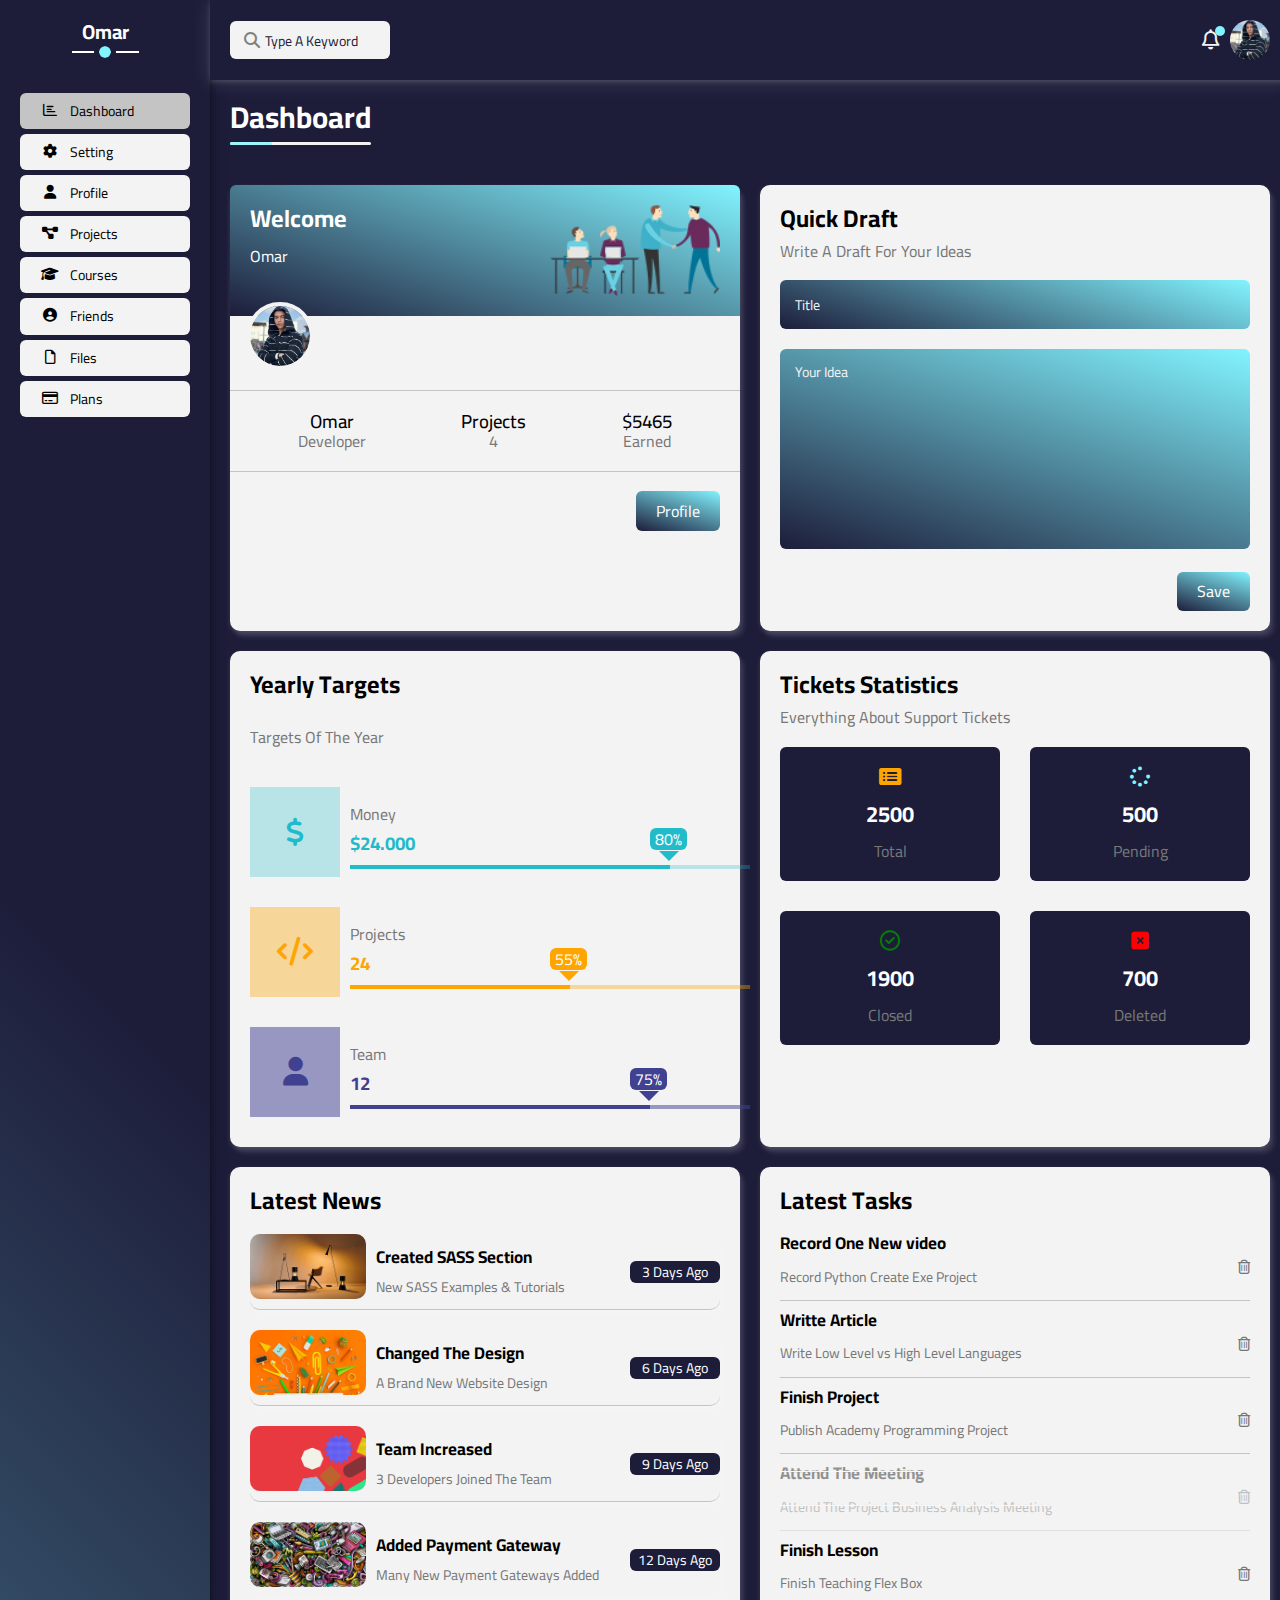
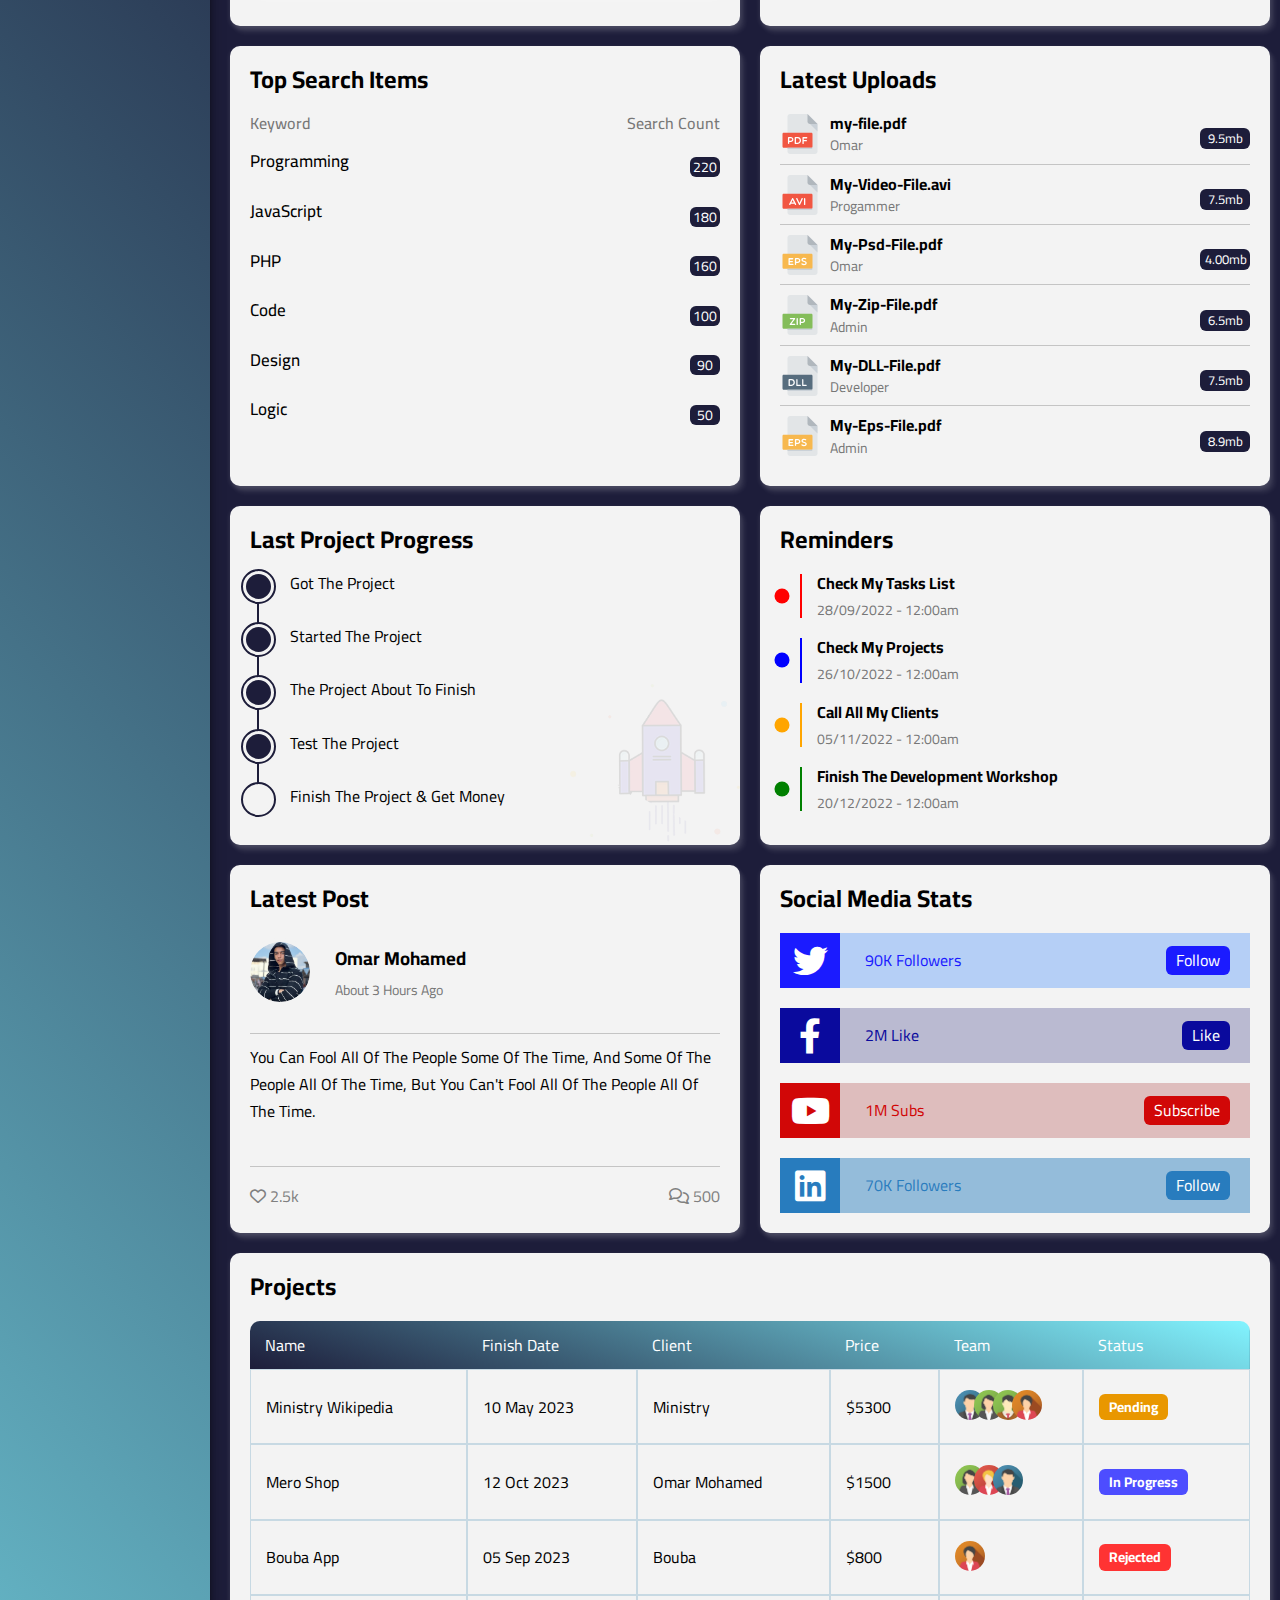
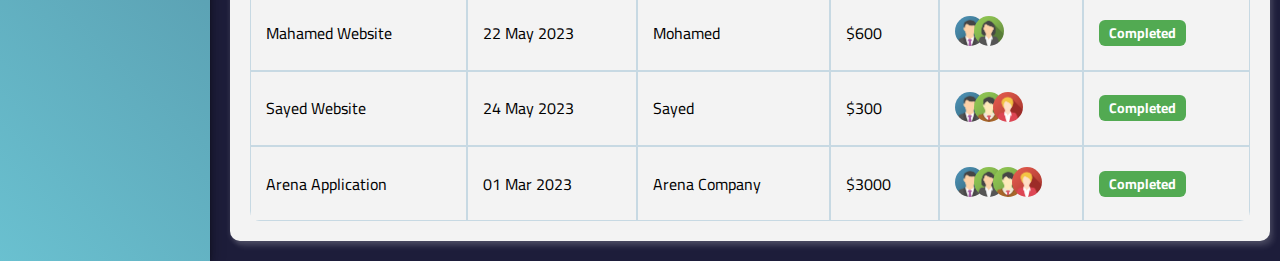
<file: 04-portfolio-project/index.html>
<!DOCTYPE html>
<html lang="en">

<head>
    <meta charset="UTF-8">
    <meta name="viewport" content="width=device-width, initial-scale=1.0">
    <link rel="stylesheet" href="css/all.min.css">

    <link rel="stylesheet" href="css/Normalize.css">
    <link rel="stylesheet" href="css/Project4.css">
    <link rel="preconnect" href="https://fonts.googleapis.com">
    <link rel="preconnect" href="https://fonts.gstatic.com" crossorigin="">
    <link href="https://fonts.googleapis.com/css2?family=Cairo:wght@300;400;700&amp;display=swap" rel="stylesheet">
    <title>Dashboard</title>
</head>

<body>
    <div class="page">
        <div class="sidebar">
            <h3>Omar</h3>
            <ul class="bar">
                <li><a class="active" href="dashboard.html"> <i
                            class="fa-regular fa-chart-bar fa-fw"></i><span>Dashboard</span></a>
                </li>
                <li><a href="setting.html"><i class="fa-solid fa-gear"></i><span>Setting</span></a></li>
                <li><a href="profile.html"><i class="fa-solid fa-user"></i><span>Profile</span></a></li>
                <li><a href="projects.html"><i class="fa-solid fa-diagram-project"></i><span>Projects</span></a></li>
                <li><a href="courses.html"><i class="fa-solid fa-graduation-cap"></i><span>Courses</span></a></li>
                <li><a href="friends.html"><i class="fa-solid fa-circle-user"></i> <span>Friends</span></a></li>
                <li><a href="files.html"><i class="fa-regular fa-file"></i><span>Files</span></a></li>
                <li><a href="plans.html"><i class="fa-regular fa-credit-card"></i><span>Plans</span></a></li>
            </ul>
        </div>
        <div class="content">
            <!--Start The Head-->
            <div class="head">
                <div class="search">
                    <input type="search" placeholder="Type A Keyword">
                </div>
                <div class="info">
                    <span class="notification">
                        <i class="fa-regular fa-bell fa-lg"></i>
                    </span>
                    <img src="image/Profile.jpg" alt="">
                </div>
            </div>
            <!--End The Head-->
            <!--Start The Dashboard-->
            <h1 class="Special">Dashboard</h1>
            <div class="dashboard">
                <!--Start box 1-->
                <div class="box info">
                    <div class="intro">
                        <div class="text">
                            <h2>Welcome</h2>
                            <p>Omar</p>
                        </div>
                        <img src="image/welcome.png" alt="">
                    </div>
                    <img src="image/Profile.jpg" alt="">
                    <div class="inf">
                        <span class="point">
                            <h3>Omar</h3>
                            <span>Developer</span>
                        </span>
                        <span class="point">
                            <h3>Projects</h3>
                            <span>4</span>
                        </span>
                        <span class="point">
                            <h3>$5465</h3>
                            <span>Earned</span>
                        </span>
                    </div>
                    <div class="link"> <a href="profile.html">Profile</a></div>
                </div>
                <!--End box 1-->
                <!--Start box 2-->
                <div class="box Message">
                    <h2>Quick Draft</h2>
                    <p>Write A Draft For Your Ideas</p>
                    <form action>
                        <input class="input" type="text" name="title" placeholder="Title">
                        <textarea class="input" name="Message" placeholder="Your Idea"></textarea>
                        <input type="submit" value="Save">
                    </form>
                </div>
                <!--End box 2-->
                <!--Start box 3-->
                <div class="box project">
                    <h2>Yearly Targets</h2>
                    <p>Targets Of The Year</p>
                    <div class="line mo">
                        <div class="icon">
                            <i class="fa-solid fa-dollar-sign fa-lg"></i>
                        </div>
                        <div class="details">
                            <span>Money</span>
                            <h3>$24.000</h3>
                            <div class="progress">
                                <span data-prog="80%" style="width: 80%;"></span>
                            </div>
                        </div>
                    </div>
                    <div class="line pr">
                        <div class="icon">
                            <i class="fa-solid fa-code fa-lg"></i>
                        </div>
                        <div class="details">
                            <span>Projects</span>
                            <h3>24</h3>
                            <div class="progress">
                                <span data-prog="55%" style="width: 55%;"></span>
                            </div>
                        </div>
                    </div>
                    <div class="line te">
                        <div class="icon">
                            <i class="fa-solid fa-user fa-lg c-green"></i>
                        </div>
                        <div class="details">
                            <span>Team</span>
                            <h3>12</h3>
                            <div class="progress">
                                <span data-prog="75%" style="width: 75%"></span>
                            </div>
                        </div>
                    </div>
                </div>
                <!--End box 3-->
                <!--Start box 4-->
                <div class="box ticket">
                    <h2>Tickets Statistics</h2>
                    <p>Everything About Support Tickets</p>
                    <div class="cards">
                        <div class="card total">
                            <i class="fa-solid fa-rectangle-list"></i>
                            <h3>2500</h3>
                            <span>Total</span>
                        </div>
                        <div class="card pending">
                            <i class="fa-solid fa-spinner"></i>
                            <h3>500</h3>
                            <span>Pending</span>
                        </div>
                        <div class="card close">
                            <i class="fa-regular fa-circle-check"></i>
                            <h3>1900</h3>
                            <span>Closed</span>
                        </div>
                        <div class="card deleted">
                            <i class="fa-solid fa-square-xmark"></i>
                            <h3>700</h3>
                            <span>Deleted</span>
                        </div>
                    </div>
                </div>
                <!--End box 4-->
                <!--Start box 5-->
                <div class="box news">
                    <h2>Latest News</h2>
                    <div class="box">
                        <div class="details">
                            <img src="image/news-01.png" alt="">
                            <div class="text">
                                <h3>Created SASS Section</h3>
                                <span>New SASS Examples & Tutorials</span>
                            </div>
                        </div>
                        <span>3 Days Ago</span>
                    </div>
                    <div class="box">
                        <div class="details">
                            <img src="image/news-02.png" alt="">
                            <div class="text">
                                <h3>Changed The Design</h3>
                                <span>A Brand New Website Design</span>
                            </div>
                        </div>
                        <span>6 Days Ago</span>
                    </div>
                    <div class="box">
                        <div class="details">
                            <img src="image/news-03.png" alt="">
                            <div class="text">
                                <h3>Team Increased</h3>
                                <span>3 Developers Joined The Team</span>
                            </div>
                        </div>
                        <span>9 Days Ago</span>
                    </div>
                    <div class="box">
                        <div class="details">
                            <img src="image/news-04.png" alt="">
                            <div class="text">
                                <h3>Added Payment Gateway</h3>
                                <span>Many New Payment Gateways Added</span>
                            </div>
                        </div>
                        <span>12 Days Ago</span>
                    </div>
                </div>
                <!--End box 5-->
                <!--Start box 6-->
                <div class="box task">
                    <h2>Latest Tasks</h2>
                    <div class="line">
                        <div class="info">
                            <h3>Record One New video</h3>
                            <p>Record Python Create Exe Project</p>
                        </div>
                        <i class="fa-regular fa-trash-can"></i>
                    </div>
                    <div class="line">
                        <div class="info">
                            <h3>Writte Article</h3>
                            <p>Write Low Level vs High Level Languages</p>
                        </div>
                        <i class="fa-regular fa-trash-can"></i>
                    </div>
                    <div class="line">
                        <div class="info">
                            <h3>Finish Project</h3>
                            <p>Publish Academy Programming Project</p>
                        </div>
                        <i class="fa-regular fa-trash-can"></i>
                    </div>
                    <div class="line">
                        <div class="info">
                            <h3>Attend The Meeting</h3>
                            <p>Attend The Project Business Analysis Meeting</p>
                        </div>
                        <i class="fa-regular fa-trash-can"></i>
                    </div>
                    <div class="line">
                        <div class="info">
                            <h3>Finish Lesson</h3>
                            <p>Finish Teaching Flex Box</p>
                        </div>
                        <i class="fa-regular fa-trash-can"></i>
                    </div>
                </div>
                <!--End box 6-->
                <!--Start box 7-->
                <div class=" box item">
                    <h2>Top Search Items</h2>
                    <div class="line">
                        <span>Keyword</span>
                        <span>Search Count</span>
                    </div>
                    <div class="line">
                        <h3>Programming</h3>
                        <span>220</span>
                    </div>
                    <div class="line">
                        <h3>JavaScript</h3>
                        <span>180</span>
                    </div>
                    <div class="line">
                        <h3>PHP</h3>
                        <span>160</span>
                    </div>
                    <div class="line">
                        <h3>Code</h3>
                        <span>100</span>
                    </div>
                    <div class="line">
                        <h3>Design</h3>
                        <span>90</span>
                    </div>
                    <div class="line">
                        <h3>Logic</h3>
                        <span>50</span>
                    </div>
                </div>
                <!--End box 7-->
                <!--Start box 8-->
                <div class="box upload">
                    <h2>Latest Uploads</h2>
                    <ul>
                        <li>
                            <div class="line">
                                <img src="image/pdf.svg" alt="">
                                <div class="info">
                                    <h3>my-file.pdf</h3>
                                    <span>Omar</span>
                                </div>
                            </div>
                            <span>9.5mb</span>
                        </li>
                        <li>
                            <div class="line">
                                <img src="image/avi.svg" alt="">
                                <div class="info">
                                    <h3>My-Video-File.avi</h3>
                                    <span>Progammer</span>
                                </div>
                            </div>
                            <span>7.5mb</span>
                        </li>
                        <li>
                            <div class="line">
                                <img src="image/eps.svg" alt="">
                                <div class="info">
                                    <h3>My-Psd-File.pdf</h3>
                                    <span>Omar</span>
                                </div>
                            </div>
                            <span>4.00mb</span>
                        </li>
                        <li>
                            <div class="line">
                                <img src="image/zip.svg" alt="">
                                <div class="info">
                                    <h3>My-Zip-File.pdf</h3>
                                    <span>Admin</span>
                                </div>
                            </div>
                            <span>6.5mb</span>
                        </li>
                        <li>
                            <div class="line">
                                <img src="image/dll.svg" alt="">
                                <div class="info">
                                    <h3>My-DLL-File.pdf</h3>
                                    <span>Developer</span>
                                </div>
                            </div>
                            <span>7.5mb</span>
                        </li>
                        <li>
                            <div class="line">
                                <img src="image/eps.svg" alt="">
                                <div class="info">
                                    <h3>My-Eps-File.pdf</h3>
                                    <span>Admin</span>
                                </div>
                            </div>
                            <span>8.9mb</span>
                        </li>
                    </ul>
                </div>
                <!--End box 8-->
                <!--Start box 9-->
                <div class="box last">
                    <h2>Last Project Progress</h2>
                    <ul>
                        <li>Got The Project</li>
                        <li>Started The Project</li>
                        <li>The Project About To Finish</li>
                        <li>Test The Project</li>
                        <li>Finish The Project & Get Money</li>
                    </ul>
                    <img src="image/project.png" alt="">
                </div>
                <!--End box 9-->
                <!--Start box 10-->
                <div class="box reminder">
                    <h2>Reminders</h2>
                    <ul>
                        <li>
                            <h4>Check My Tasks List</h4>
                            <span>28/09/2022 - 12:00am</span>
                        </li>
                        <li>
                            <h4>Check My Projects</h4>
                            <span>26/10/2022 - 12:00am</span>
                        </li>
                        <li>
                            <h4>Call All My Clients</h4>
                            <span>05/11/2022 - 12:00am</span>
                        </li>
                        <li>
                            <h4>Finish The Development Workshop</h4>
                            <span>20/12/2022 - 12:00am</span>
                        </li>
                    </ul>
                </div>
                <!--End box 10-->
                <!--Start box 11-->
                <div class="box post">
                    <h2>Latest Post</h2>
                    <div class="info">
                        <img src="image/Profile.jpg" alt="">
                        <div class="text">
                            <h3>Omar Mohamed</h3>
                            <span>About 3 Hours Ago</span>
                        </div>
                    </div>
                    <p>You Can Fool All Of The People Some Of The Time, And Some Of The People All Of The Time, But You
                        Can't Fool All Of The People All Of The Time.</p>
                    <div class="react">
                        <div class="love">
                            <i class="fa-regular fa-heart"></i>
                            <span>2.5k</span>
                        </div>
                        <div class="comment">
                            <i class="fa-regular fa-comments"></i>
                            <span>500</span>
                        </div>
                    </div>
                </div>
                <!--End box 11-->
                <!--Start box 12-->
                <div class="box social">
                    <h2>Social Media Stats</h2>
                    <ul>
                        <li>
                            <i class="fa-brands fa-twitter fa-2x"></i>
                            <span>90K Followers</span>
                            <a href="#">Follow</a>
                        </li>
                        <li>
                            <i class="fa-brands fa-facebook-f fa-2x"></i>
                            <span> 2M Like</span>
                            <a href="#">Like</a>
                        </li>
                        <li>
                            <i class="fa-brands fa-youtube fa-2x"></i>
                            <span>1M Subs</span>
                            <a href="#">Subscribe</a>
                        </li>
                        <li>
                            <i class="fa-brands fa-linkedin fa-2x"></i>
                            <span>70K Followers</span>
                            <a href="#">Follow</a>
                        </li>
                    </ul>
                </div>
                <!--End box 12-->
            </div>
            <!--End The Dashboard-->
            <!--Start The Table-->
            <div class="Projects">
                <h2>Projects</h2>
                <div class="responsive">
                    <table>
                        <thead>
                            <tr>
                                <td>Name</td>
                                <td>Finish Date</td>
                                <td>Client</td>
                                <td>Price</td>
                                <td>Team</td>
                                <td>Status</td>
                            </tr>
                        </thead>
                        <tbody>
                            <tr>
                                <td>Ministry Wikipedia</td>
                                <td>10 May 2023</td>
                                <td>Ministry</td>
                                <td>$5300</td>
                                <td>
                                    <img src="image/team-01.png" alt="">
                                    <img src="image/team-02.png" alt="">
                                    <img src="image/team-03.png" alt="">
                                    <img src="image/team-04.png" alt="">
                                </td>
                                <td><span class="pending">Pending</span></td>
                            </tr>
                            <tr>
                                <td>Mero Shop</td>
                                <td>12 Oct 2023</td>
                                <td>Omar Mohamed</td>
                                <td>$1500</td>
                                <td>
                                    <img src="image/team-02.png" alt="">
                                    <img src="image/team-05.png" alt="">
                                    <img src="image/team-01.png" alt="">
                                </td>
                                <td><span class="in-progress">in Progress</span></td>
                            </tr>
                            <tr>
                                <td>Bouba App</td>
                                <td>05 Sep 2023</td>
                                <td>Bouba</td>
                                <td>$800</td>
                                <td><img src="image/team-04.png" alt=""></td>
                                <td><span class="rejected">Rejected</span></td>
                            </tr>
                            <tr>
                                <td>Mahamed Website</td>
                                <td>22 May 2023</td>
                                <td>mohamed</td>
                                <td>$600</td>
                                <td>
                                    <img src="image/team-01.png" alt="">
                                    <img src="image/team-02.png" alt="">
                                </td>
                                <td><span class="completed">Completed</span></td>
                            </tr>
                            <tr>
                                <td>Sayed Website</td>
                                <td>24 May 2023</td>
                                <td>Sayed</td>
                                <td>$300</td>
                                <td>
                                    <img src="image/team-01.png" alt="">
                                    <img src="image/team-03.png" alt="">
                                    <img src="image/team-05.png" alt="">
                                </td>
                                <td><span class="completed">Completed</span></td>
                            </tr>
                            <tr>
                                <td>Arena Application</td>
                                <td>01 Mar 2023</td>
                                <td>Arena Company</td>
                                <td>$3000</td>
                                <td>
                                    <img src="image/team-01.png" alt="">
                                    <img src="image/team-02.png" alt="">
                                    <img src="image/team-03.png" alt="">
                                    <img src="image/team-05.png" alt="">
                                </td>
                                <td><span class="completed">Completed</span></td>
                            </tr>
                        </tbody>
                    </table>
                </div>
            </div>
            <!--End The Table-->
        </div>
        <!--End The Content-->
    </div>
</body>

</html>
</file>
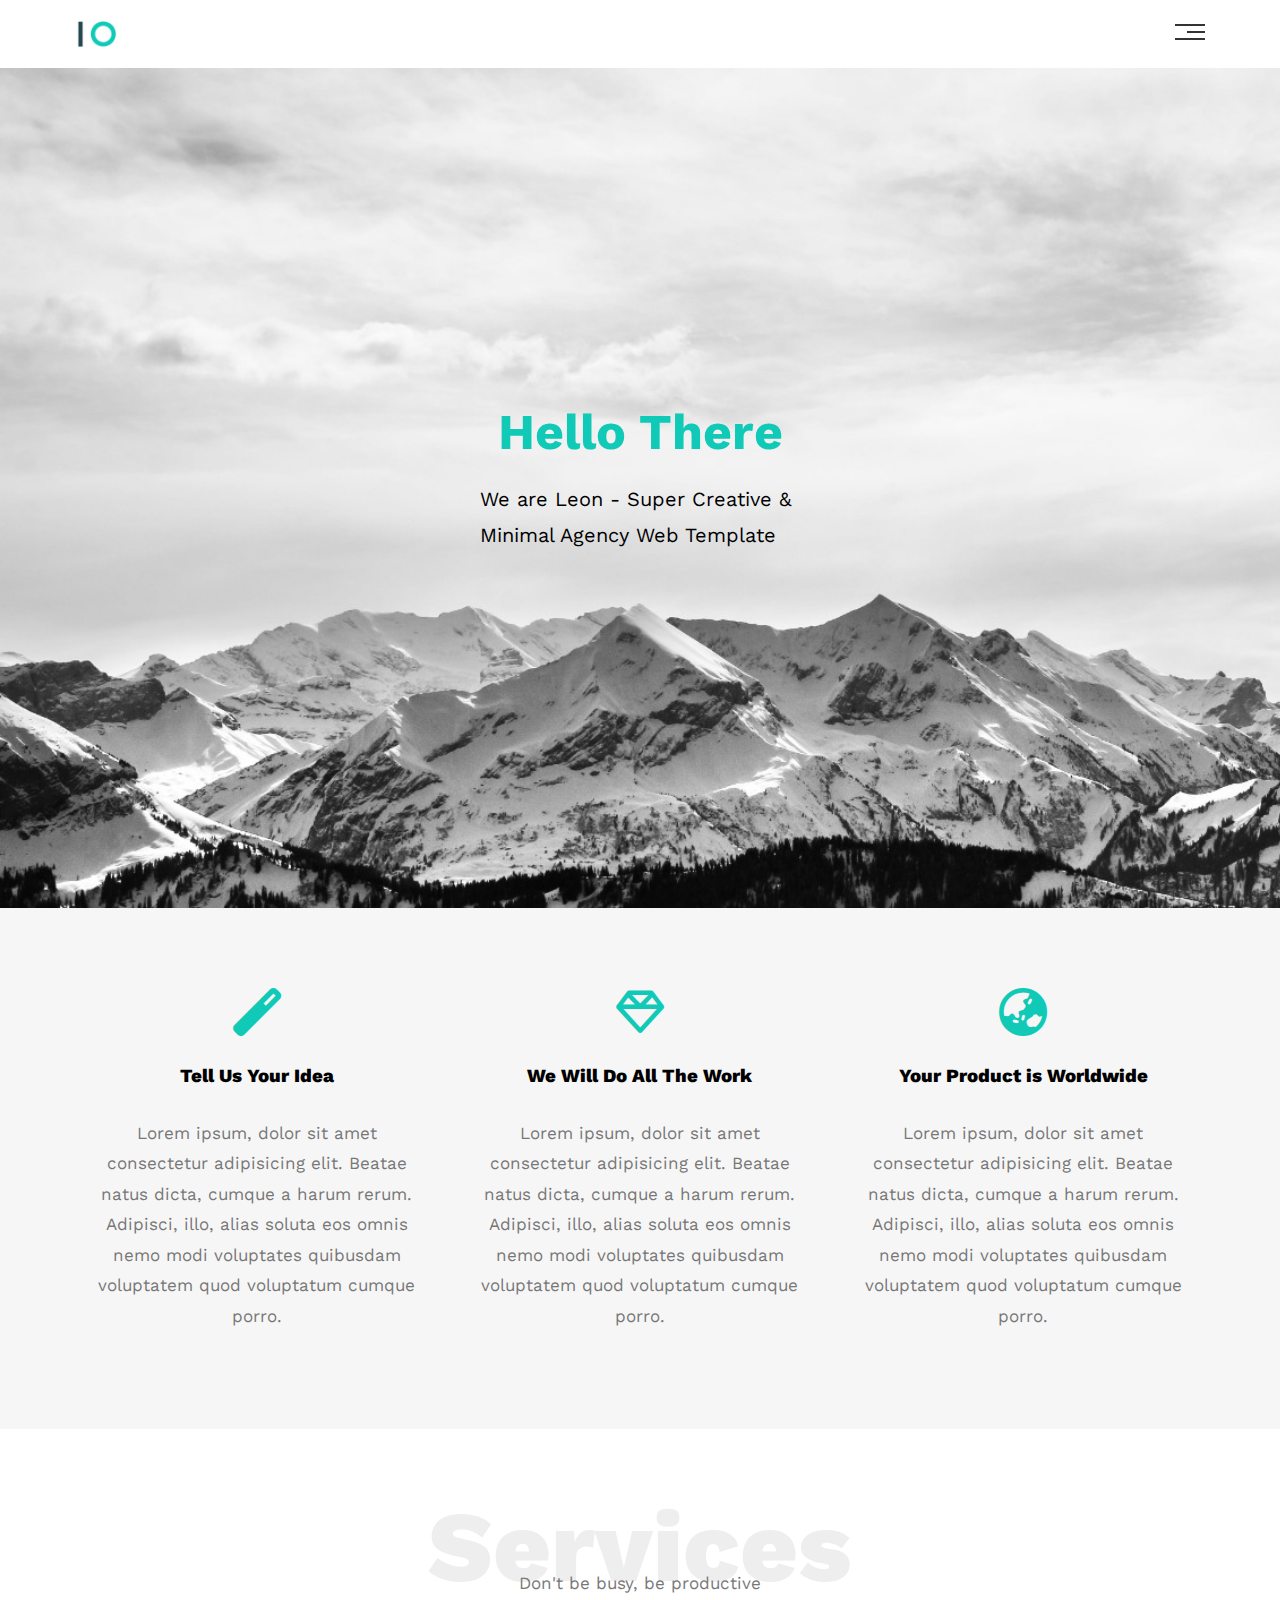
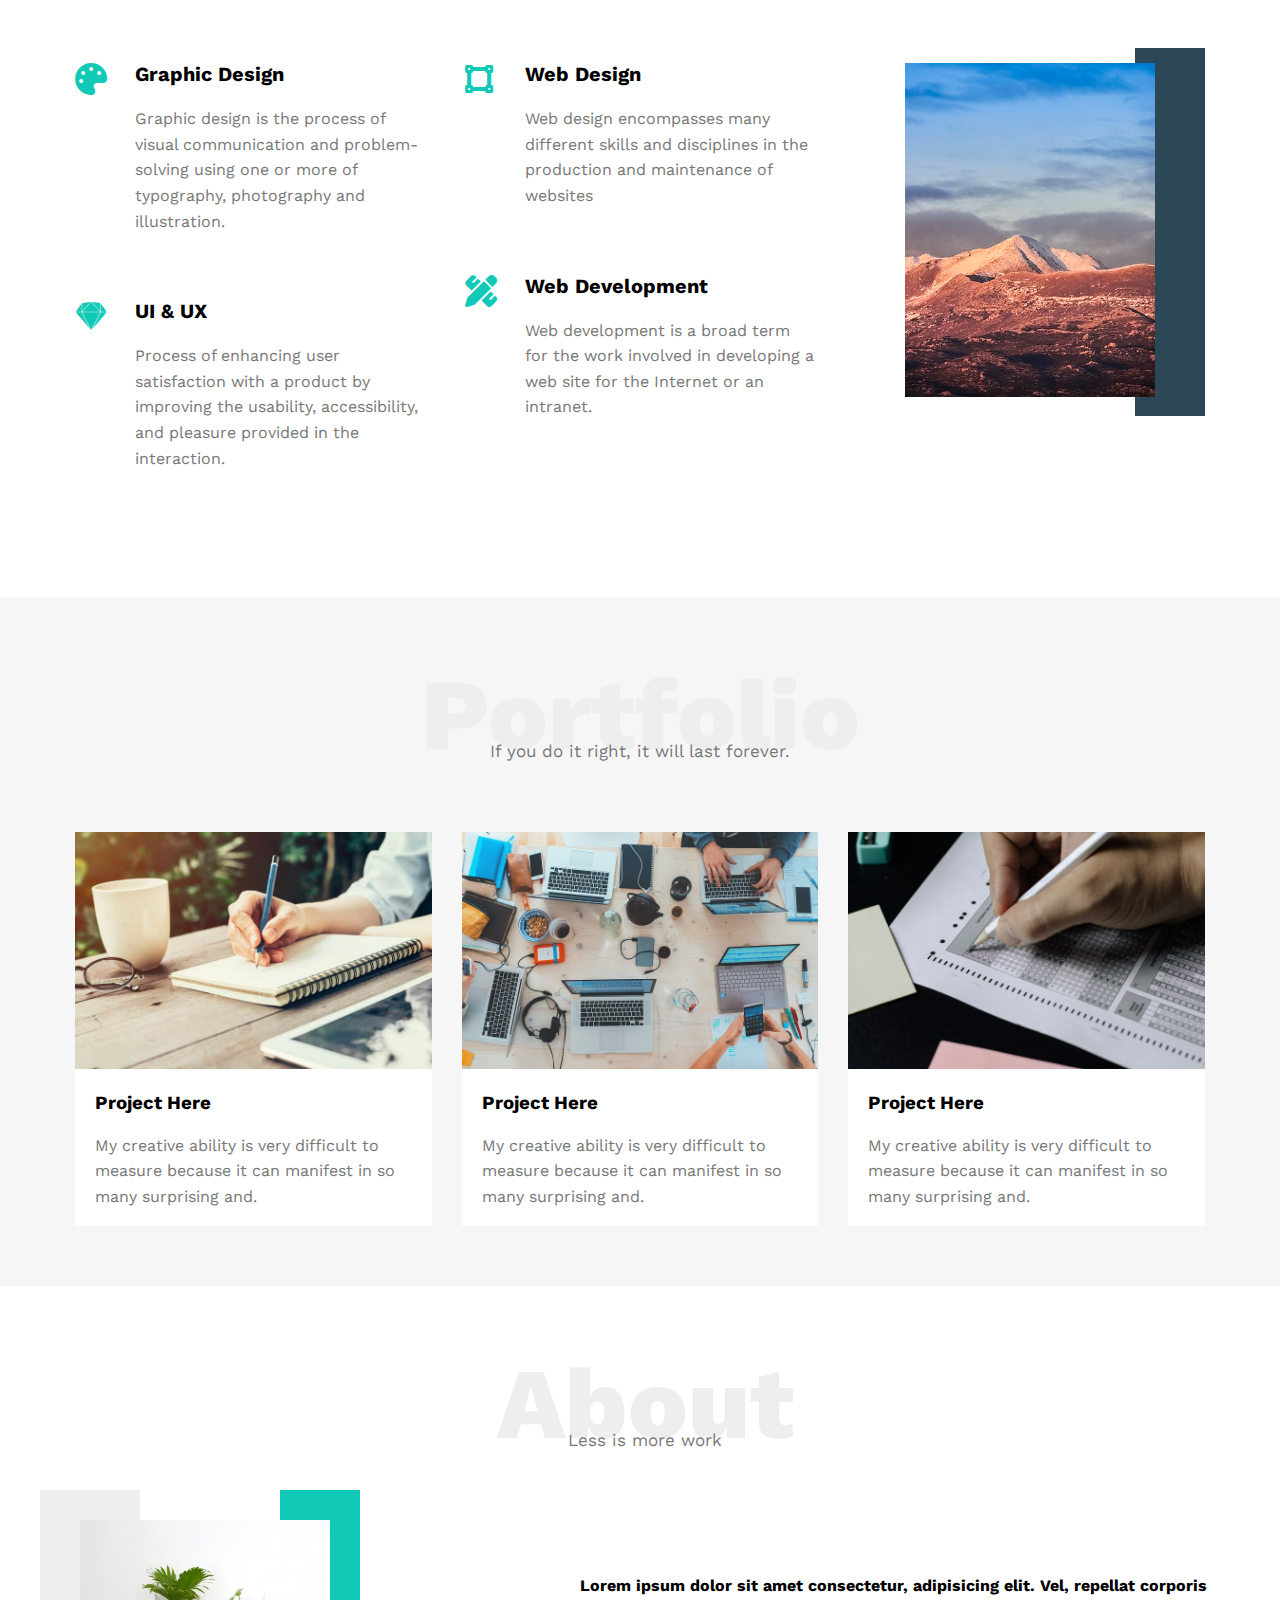
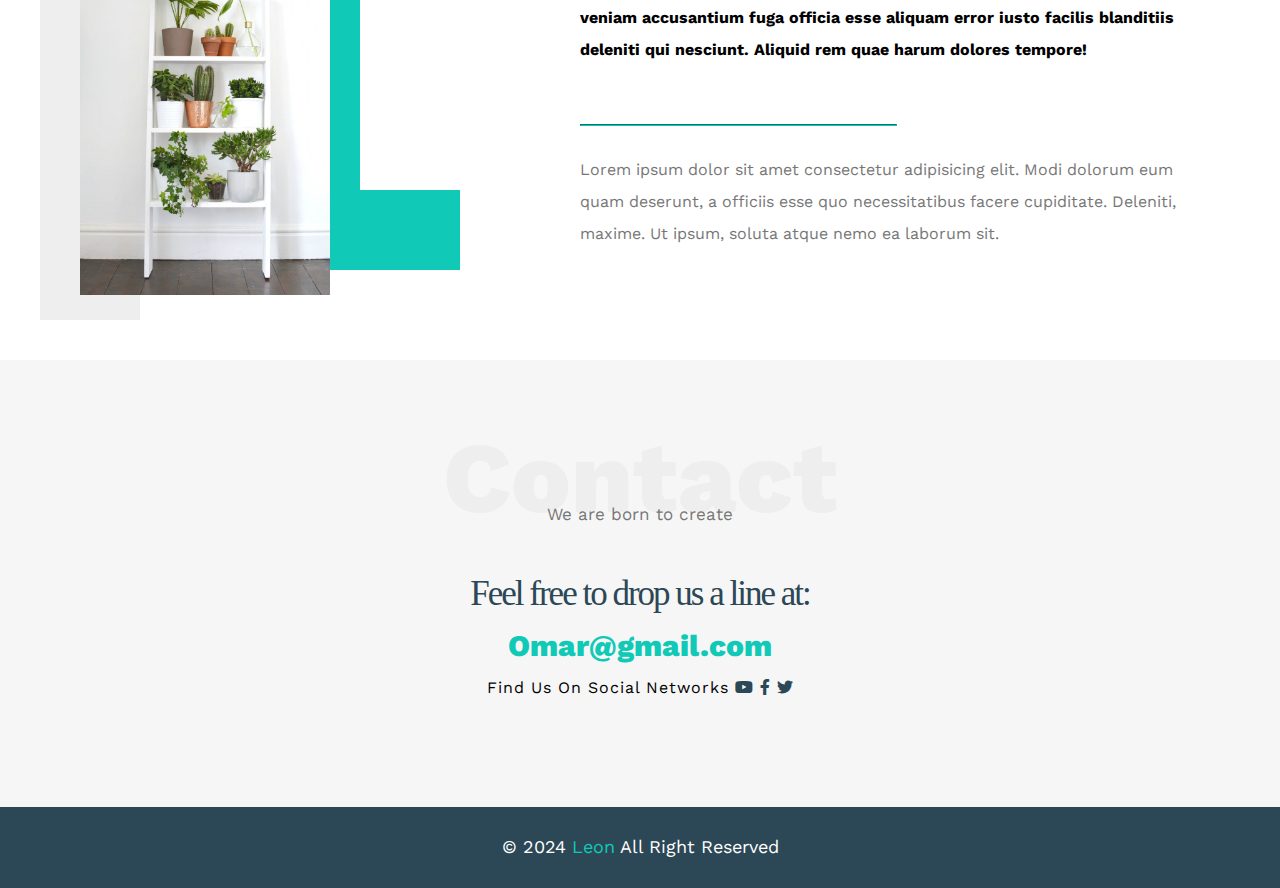
<file: 05-review/index.html>
<!DOCTYPE html>
<html lang="en">
  <head>
    <meta charset="UTF-8" />
    <meta name="viewport" content="width=device-width, initial-scale=1.0" />
    <link rel="stylesheet" href="Css/all.min.css" />
    <link rel="stylesheet" href="Css/Normalize.css" />
    <link rel="stylesheet" href="Css/style.css" />
    <link rel="preconnect" href="https://fonts.googleapis.com" />
    <link rel="preconnect" href="https://fonts.gstatic.com" crossorigin />
    <link
      href="https://fonts.googleapis.com/css2?family=Work+Sans:ital,wght@1,200;1,300;1,500;1,700;1,800&display=swap"
      rel="stylesheet"
    />
    <title>test</title>
  </head>
  <body>
    <!-- Start header -->
    <header>
      <div class="container">
        <img class="logo" src="images/logo.png" alt="logo" />

        <div class="links">
          <span class="icon">
            <span></span>
            <span></span>
            <span></span>
          </span>

          <ul>
            <li><a href="#services">Services</a></li>
            <li><a href="#portfolio">Portfolio</a></li>
            <li><a href="#about">About</a></li>
            <li><a href="#contact">Contact</a></li>
          </ul>
        </div>
      </div>
    </header>
    <!-- End header -->
    <!-- Start landing section -->
    <section class="landing">
      <div class="intro-text">
        <h1>Hello There</h1>
        <p>We are Leon - Super Creative & Minimal Agency Web Template</p>
      </div>
    </section>
    <!-- End landing section -->
    <!-- Start features section -->
    <section class="features" id=" features">
      <div class="container">
        <div class="box">
          <i class="fas fa-magic fa-3x"></i>
          <h3>Tell Us Your Idea</h3>
          <p>
            Lorem ipsum, dolor sit amet consectetur adipisicing elit. Beatae
            natus dicta, cumque a harum rerum. Adipisci, illo, alias soluta eos
            omnis nemo modi voluptates quibusdam voluptatem quod voluptatum
            cumque porro.
          </p>
        </div>
        <div class="box">
          <i class="far fa-gem fa-3x"></i>
          <h3>We Will Do All The Work</h3>
          <p>
            Lorem ipsum, dolor sit amet consectetur adipisicing elit. Beatae
            natus dicta, cumque a harum rerum. Adipisci, illo, alias soluta eos
            omnis nemo modi voluptates quibusdam voluptatem quod voluptatum
            cumque porro.
          </p>
        </div>
        <div class="box">
          <i class="fas fa-globe-asia fa-3x"></i>
          <h3>Your Product is Worldwide</h3>
          <p>
            Lorem ipsum, dolor sit amet consectetur adipisicing elit. Beatae
            natus dicta, cumque a harum rerum. Adipisci, illo, alias soluta eos
            omnis nemo modi voluptates quibusdam voluptatem quod voluptatum
            cumque porro.
          </p>
        </div>
      </div>
    </section>
    <!-- End features section -->
    <!-- Start services section -->
    <section class="services" id="services">
      <div class="container">
        <h2 class="text-special">Services</h2>
        <p>Don't be busy, be productive</p>
        <div class="services-content">
          <div class="col">
            <div class="srv">
              <i class="fas fa-palette fa-2x"></i>
              <div class="text">
                <h3>Graphic Design</h3>
                <p>Graphic design is the process of visual communication and problem-solving using one or more of typography, photography and illustration.</p>
              </div>
             
            </div>
            <div class="srv">
              <i class="fab fa-sketch fa-2x"></i>
              <div class="text">
                <h3>UI & UX</h3>
                <p>Process of enhancing user satisfaction with a product by improving the usability, accessibility, and pleasure provided in the interaction.</p>
              </div>
             
            </div>
        </div>
        <div class="col">
          <div class="srv">
            <i class="fas fa-vector-square fa-2x"></i>
            <div class="text">
              <h3>Web Design</h3>
              <p>Web design encompasses many different skills and disciplines in the production and maintenance of websites</p>
            </div>
            
          </div>
          <div class="srv">
            <i class="fas fa-pencil-ruler fa-2x"></i>
            <div class="text">
              <h3>Web Development</h3>
            <p>Web development is a broad term for the work involved in developing a web site for the Internet or an intranet.</p>
            </div>
          </div>
      </div>
      <div class="col">
        <div class="image">
          <img src="images/services.jpg" alt="">
        </div>
      
      </div>
      </div>
    </section>
    <!-- End services section -->
    <!-- End portfolio section -->
    <section class="portfolio" id="portfolio">
      <div class="container">
          <h2 class="text-special ">Portfolio</h2><p>
            If you do it right, it will last forever.</p>
          <div class="cards">
            <div class="card">
              <img src="images/portfolio-1.jpg" alt="">
              <div class="info">
                <h3>Project Here</h3>
                 <p>My creative ability is very difficult to measure because it can manifest in so many surprising and.</p>
              </div>
            </div>
            <div class="card">
              <img src="images/portfolio-2.jpg" alt="">
              <div class="info">
                <h3>Project Here</h3>
                 <p>My creative ability is very difficult to measure because it can manifest in so many surprising and.</p>
              </div>
            </div> 
            <div class="card">
              <img src="images/portfolio-3.jpg" alt="">
              <div class="info">
                <h3>Project Here</h3>
                 <p>My creative ability is very difficult to measure because it can manifest in so many surprising and.</p>
              </div>
            </div>
          </div>
       
      </div>
    </section>
    <section class="About" id="about">
      <div class="container">
        <h2 class="text-special">About</h2>
        <p>Less is more work</p>
        <div class="about-content">
          <div class="image">
            <img src="images/about.jpg" alt="about">
          </div>
          <div class="text">
            <p>Lorem ipsum dolor sit amet consectetur, adipisicing elit. Vel, repellat corporis veniam accusantium fuga officia esse aliquam error iusto facilis blanditiis deleniti qui nesciunt. Aliquid rem quae harum dolores tempore!</p>
            <hr>
            <p>Lorem ipsum dolor sit amet consectetur adipisicing elit. Modi dolorum eum quam deserunt, a officiis esse quo necessitatibus facere cupiditate. Deleniti, maxime. Ut ipsum, soluta atque nemo ea laborum sit.</p>
          </div>
        </div>
      </div>
    </section>
    <!-- Start portfolio section -->
    <!-- Start contact section  -->
    <section class="contact" id="contact">
      <div class="container">
        <h2 class="text-special">Contact</h2>
        <p>We are born to create</p>
        <div class="info">
          <p>Feel free to drop us a line at:</p>
          <a href="mailto:omar@gmail.com?subject=Contact">Omar@gmail.com</a>
          <div class="social">
             Find Us On Social Networks
            <i class="fab fa-youtube"></i>
            <i class="fab fa-facebook-f"></i>
            <i class="fab fa-twitter"></i>
          </div>
        </div>
      </div>
    </section>
    <!-- End contact section  -->
    <footer>
      © 2024 <span>Leon</span> All Right Reserved
    </footer>
  </body>
</html>
</file>
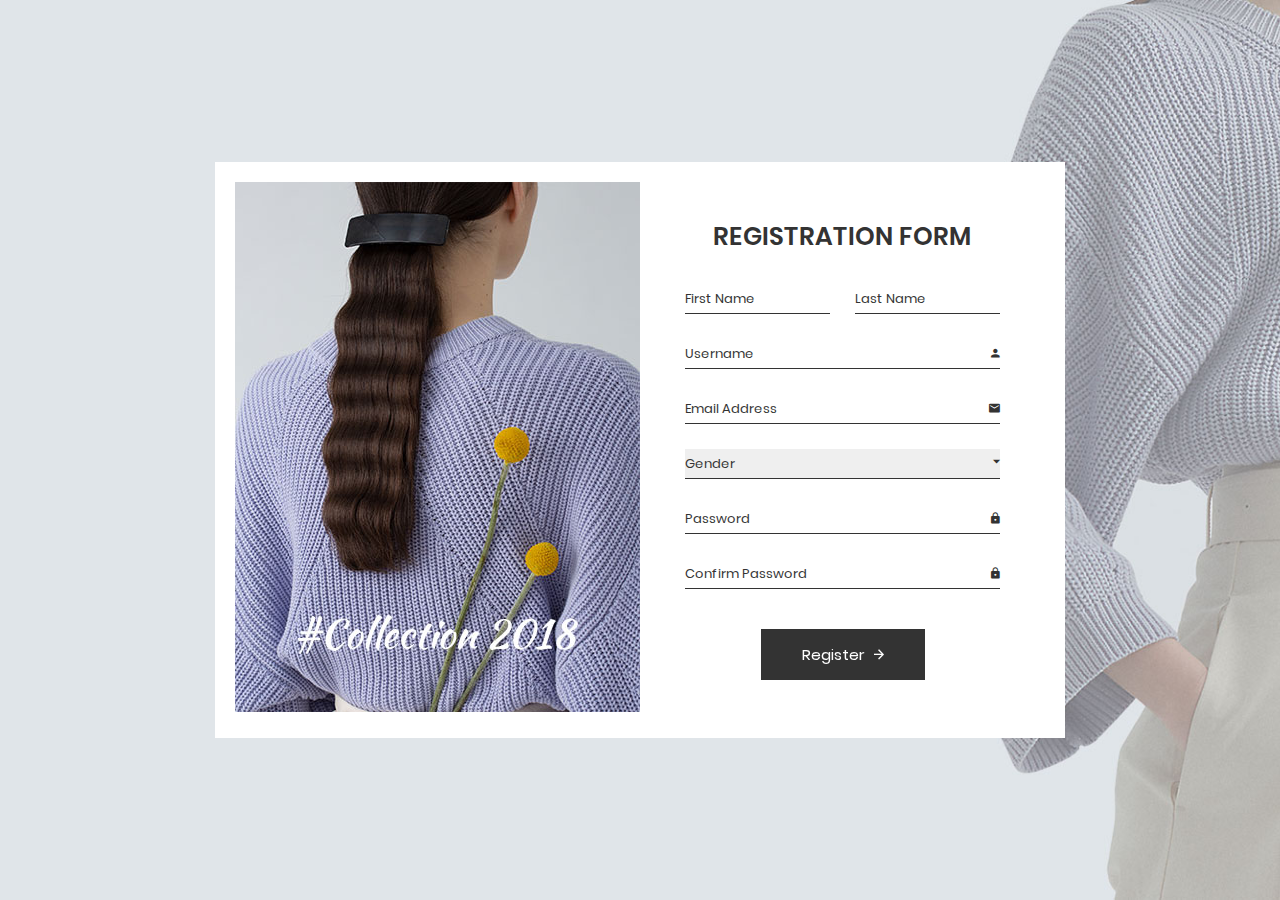
<file: 06-register-form/index.html>
<!DOCTYPE html>
<html>
  <head>
    <meta charset="utf-8" />
    <title>RegistrationForm_v1 by Colorlib</title>
    <meta name="viewport" content="width=device-width, initial-scale=1.0" />

    <!-- MATERIAL DESIGN ICONIC FONT -->
    <link
      rel="stylesheet"
      href="fonts/material-design-iconic-font/css/material-design-iconic-font.min.css"
    />

    <!-- STYLE CSS -->
    <link rel="stylesheet" href="css/style.css" />
  </head>

  <body>
    <div
      class="wrapper"
      style="background-image: url('images/bg-registration-form-1.jpg')"
    >
      <div class="inner">
        <div class="image-holder">
          <img src="images/registration-form-1.jpg" alt="" />
        </div>
        <form action="">
          <h3>Registration Form</h3>
          <div class="form-group">
            <input type="text" placeholder="First Name" class="form-control" />
            <input type="text" placeholder="Last Name" class="form-control" />
          </div>
          <div class="form-wrapper">
            <input type="text" placeholder="Username" class="form-control" />
            <i class="zmdi zmdi-account"></i>
          </div>
          <div class="form-wrapper">
            <input
              type="text"
              placeholder="Email Address"
              class="form-control"
            />
            <i class="zmdi zmdi-email"></i>
          </div>
          <div class="form-wrapper">
            <select name="" id="" class="form-control">
              <option value="" disabled selected>Gender</option>
              <option value="male">Male</option>
              <option value="femal">Female</option>
              <option value="other">Other</option>
            </select>
            <i class="zmdi zmdi-caret-down" style="font-size: 17px"></i>
          </div>
          <div class="form-wrapper">
            <input
              type="password"
              placeholder="Password"
              class="form-control"
            />
            <i class="zmdi zmdi-lock"></i>
          </div>
          <div class="form-wrapper">
            <input
              type="password"
              placeholder="Confirm Password"
              class="form-control"
            />
            <i class="zmdi zmdi-lock"></i>
          </div>
          <button>
            Register
            <i class="zmdi zmdi-arrow-right"></i>
          </button>
        </form>
      </div>
    </div>
  </body>
  <!-- This templates was made by Colorlib (https://colorlib.com) -->
</html>
</file>
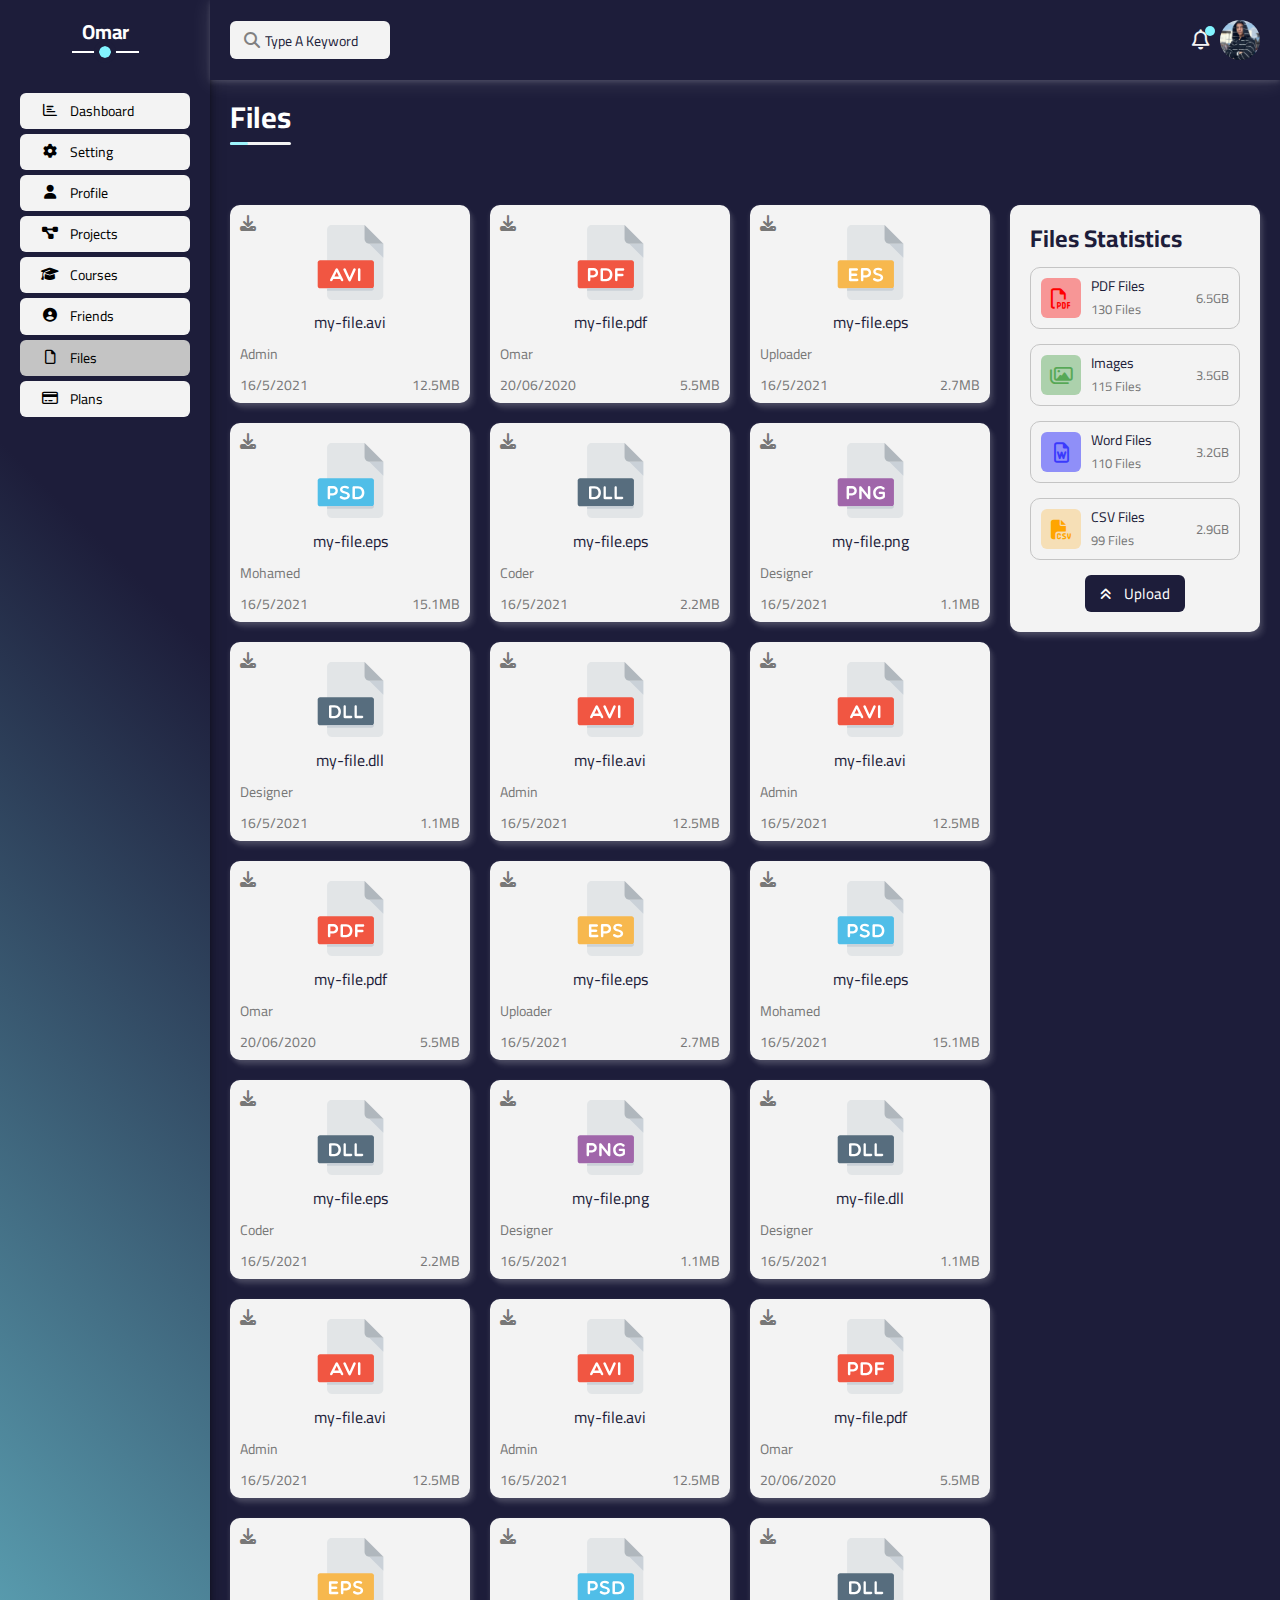
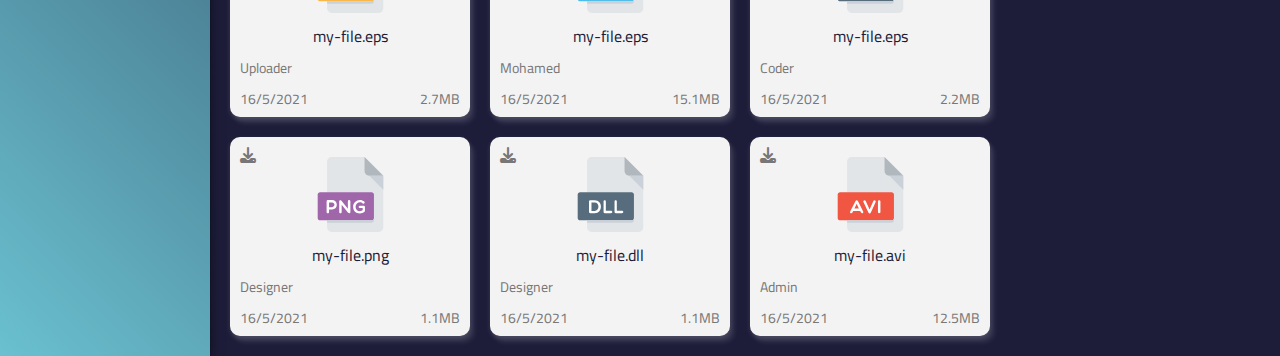
<file: 04-portfolio-project/files.html>
<!DOCTYPE html>
<html lang="en">

<head>
    <meta charset="UTF-8">
    <meta name="viewport" content="width=device-width, initial-scale=1.0">
    <link rel="stylesheet" href="css/all.min.css">

    <link rel="stylesheet" href="css/Normalize.css">
    <link rel="stylesheet" href="css/Project4.css">
    <link rel="preconnect" href="https://fonts.googleapis.com">
    <link rel="preconnect" href="https://fonts.gstatic.com" crossorigin="">
    <link href="https://fonts.googleapis.com/css2?family=Cairo:wght@300;400;700&amp;display=swap" rel="stylesheet">
    <title>Files</title>
</head>

<body>
    <div class="page">
        <div class="sidebar">
            <h3>Omar</h3>
            <ul class="bar">
                <li><a href="index.html"> <i class="fa-regular fa-chart-bar fa-fw"></i><span>Dashboard</span></a>
                </li>
                <li><a href="setting.html"><i class="fa-solid fa-gear"></i><span>Setting</span></a></li>
                <li><a href="profile.html"><i class="fa-solid fa-user"></i><span>Profile</span></a></li>
                <li><a href="projects.html"><i class="fa-solid fa-diagram-project"></i><span>Projects</span></a></li>
                <li><a href="courses.html"><i class="fa-solid fa-graduation-cap"></i><span>Courses</span></a></li>
                <li><a href="friends.html"><i class="fa-solid fa-circle-user"></i> <span>Friends</span></a></li>
                <li><a class="active" href="files.html"><i class="fa-regular fa-file"></i><span>Files</span></a></li>
                <li><a href="plans.html"><i class="fa-regular fa-credit-card"></i><span>Plans</span></a></li>
            </ul>
        </div>
        <div class="content">
            <!--Start The Head-->
            <div class="head">
                <div class="search">
                    <input type="search" placeholder="Type A Keyword">
                </div>
                <div class="info">
                    <span class="notification">
                        <i class="fa-regular fa-bell fa-lg"></i>
                    </span>
                    <img src="image/Profile.jpg" alt="">
                </div>
            </div>
            <!--End The Head-->
            <!--Start The Files-->
            <h1 class="Special">Files</h1>
            <div class="files">
                <div class="container">
                    <div class="box">
                        <i class="fa-solid fa-download"></i>
                        <div class="data">
                            <img src="image/avi.svg" alt="">
                            <h4>my-file.avi</h4>
                        </div>
                        <span>Admin</span>
                        <div class="info">
                            <span>16/5/2021</span>
                            <span>12.5MB</span>
                        </div>
                    </div>
                    <div class="box">
                        <i class="fa-solid fa-download"></i>
                        <div class="data">
                            <img src="image/pdf.svg" alt="">
                            <h4>my-file.pdf</h4>
                        </div>
                        <span>Omar</span>
                        <div class="info">
                            <span>20/06/2020</span>
                            <span>5.5MB</span>
                        </div>
                    </div>
                    <div class="box">
                        <i class="fa-solid fa-download"></i>
                        <div class="data">
                            <img src="image/eps.svg" alt="">
                            <h4>my-file.eps</h4>
                        </div>
                        <span>Uploader</span>
                        <div class="info">
                            <span>16/5/2021</span>
                            <span>2.7MB</span>
                        </div>
                    </div>
                    <div class="box">
                        <i class="fa-solid fa-download"></i>
                        <div class="data">
                            <img src="image/psd.svg" alt="">
                            <h4>my-file.eps</h4>
                        </div>
                        <span>Mohamed</span>
                        <div class="info">
                            <span>16/5/2021</span>
                            <span>15.1MB</span>
                        </div>
                    </div>
                    <div class="box">
                        <i class="fa-solid fa-download"></i>
                        <div class="data">
                            <img src="image/dll.svg" alt="">
                            <h4>my-file.eps</h4>
                        </div>
                        <span>Coder</span>
                        <div class="info">
                            <span>16/5/2021</span>
                            <span>2.2MB</span>
                        </div>
                    </div>
                    <div class="box">
                        <i class="fa-solid fa-download"></i>
                        <div class="data">
                            <img src="image/png.svg" alt="">
                            <h4>my-file.png</h4>
                        </div>
                        <span>Designer</span>
                        <div class="info">
                            <span>16/5/2021</span>
                            <span>1.1MB</span>
                        </div>
                    </div>
                    <div class="box">
                        <i class="fa-solid fa-download"></i>
                        <div class="data">
                            <img src="image/dll.svg" alt="">
                            <h4>my-file.dll</h4>
                        </div>
                        <span>Designer</span>
                        <div class="info">
                            <span>16/5/2021</span>
                            <span>1.1MB</span>
                        </div>
                    </div>
                    <div class="box">
                        <i class="fa-solid fa-download"></i>
                        <div class="data">
                            <img src="image/avi.svg" alt="">
                            <h4>my-file.avi</h4>
                        </div>
                        <span>Admin</span>
                        <div class="info">
                            <span>16/5/2021</span>
                            <span>12.5MB</span>
                        </div>
                    </div>
                    <div class="box">
                        <i class="fa-solid fa-download"></i>
                        <div class="data">
                            <img src="image/avi.svg" alt="">
                            <h4>my-file.avi</h4>
                        </div>
                        <span>Admin</span>
                        <div class="info">
                            <span>16/5/2021</span>
                            <span>12.5MB</span>
                        </div>
                    </div>
                    <div class="box">
                        <i class="fa-solid fa-download"></i>
                        <div class="data">
                            <img src="image/pdf.svg" alt="">
                            <h4>my-file.pdf</h4>
                        </div>
                        <span>Omar</span>
                        <div class="info">
                            <span>20/06/2020</span>
                            <span>5.5MB</span>
                        </div>
                    </div>
                    <div class="box">
                        <i class="fa-solid fa-download"></i>
                        <div class="data">
                            <img src="image/eps.svg" alt="">
                            <h4>my-file.eps</h4>
                        </div>
                        <span>Uploader</span>
                        <div class="info">
                            <span>16/5/2021</span>
                            <span>2.7MB</span>
                        </div>
                    </div>
                    <div class="box">
                        <i class="fa-solid fa-download"></i>
                        <div class="data">
                            <img src="image/psd.svg" alt="">
                            <h4>my-file.eps</h4>
                        </div>
                        <span>Mohamed</span>
                        <div class="info">
                            <span>16/5/2021</span>
                            <span>15.1MB</span>
                        </div>
                    </div>
                    <div class="box">
                        <i class="fa-solid fa-download"></i>
                        <div class="data">
                            <img src="image/dll.svg" alt="">
                            <h4>my-file.eps</h4>
                        </div>
                        <span>Coder</span>
                        <div class="info">
                            <span>16/5/2021</span>
                            <span>2.2MB</span>
                        </div>
                    </div>
                    <div class="box">
                        <i class="fa-solid fa-download"></i>
                        <div class="data">
                            <img src="image/png.svg" alt="">
                            <h4>my-file.png</h4>
                        </div>
                        <span>Designer</span>
                        <div class="info">
                            <span>16/5/2021</span>
                            <span>1.1MB</span>
                        </div>
                    </div>
                    <div class="box">
                        <i class="fa-solid fa-download"></i>
                        <div class="data">
                            <img src="image/dll.svg" alt="">
                            <h4>my-file.dll</h4>
                        </div>
                        <span>Designer</span>
                        <div class="info">
                            <span>16/5/2021</span>
                            <span>1.1MB</span>
                        </div>
                    </div>
                    <div class="box">
                        <i class="fa-solid fa-download"></i>
                        <div class="data">
                            <img src="image/avi.svg" alt="">
                            <h4>my-file.avi</h4>
                        </div>
                        <span>Admin</span>
                        <div class="info">
                            <span>16/5/2021</span>
                            <span>12.5MB</span>
                        </div>
                    </div>
                    <div class="box">
                        <i class="fa-solid fa-download"></i>
                        <div class="data">
                            <img src="image/avi.svg" alt="">
                            <h4>my-file.avi</h4>
                        </div>
                        <span>Admin</span>
                        <div class="info">
                            <span>16/5/2021</span>
                            <span>12.5MB</span>
                        </div>
                    </div>
                    <div class="box">
                        <i class="fa-solid fa-download"></i>
                        <div class="data">
                            <img src="image/pdf.svg" alt="">
                            <h4>my-file.pdf</h4>
                        </div>
                        <span>Omar</span>
                        <div class="info">
                            <span>20/06/2020</span>
                            <span>5.5MB</span>
                        </div>
                    </div>
                    <div class="box">
                        <i class="fa-solid fa-download"></i>
                        <div class="data">
                            <img src="image/eps.svg" alt="">
                            <h4>my-file.eps</h4>
                        </div>
                        <span>Uploader</span>
                        <div class="info">
                            <span>16/5/2021</span>
                            <span>2.7MB</span>
                        </div>
                    </div>
                    <div class="box">
                        <i class="fa-solid fa-download"></i>
                        <div class="data">
                            <img src="image/psd.svg" alt="">
                            <h4>my-file.eps</h4>
                        </div>
                        <span>Mohamed</span>
                        <div class="info">
                            <span>16/5/2021</span>
                            <span>15.1MB</span>
                        </div>
                    </div>
                    <div class="box">
                        <i class="fa-solid fa-download"></i>
                        <div class="data">
                            <img src="image/dll.svg" alt="">
                            <h4>my-file.eps</h4>
                        </div>
                        <span>Coder</span>
                        <div class="info">
                            <span>16/5/2021</span>
                            <span>2.2MB</span>
                        </div>
                    </div>
                    <div class="box">
                        <i class="fa-solid fa-download"></i>
                        <div class="data">
                            <img src="image/png.svg" alt="">
                            <h4>my-file.png</h4>
                        </div>
                        <span>Designer</span>
                        <div class="info">
                            <span>16/5/2021</span>
                            <span>1.1MB</span>
                        </div>
                    </div>
                    <div class="box">
                        <i class="fa-solid fa-download"></i>
                        <div class="data">
                            <img src="image/dll.svg" alt="">
                            <h4>my-file.dll</h4>
                        </div>
                        <span>Designer</span>
                        <div class="info">
                            <span>16/5/2021</span>
                            <span>1.1MB</span>
                        </div>
                    </div>
                    <div class="box">
                        <i class="fa-solid fa-download"></i>
                        <div class="data">
                            <img src="image/avi.svg" alt="">
                            <h4>my-file.avi</h4>
                        </div>
                        <span>Admin</span>
                        <div class="info">
                            <span>16/5/2021</span>
                            <span>12.5MB</span>
                        </div>
                    </div>
                </div>
                <div class="box statistics">
                    <h2>Files Statistics</h2>
                    <div class="line">
                        <i class="fa-regular fa-file-pdf fa-lg" style="background-color: #ff000061; color: red;"></i>
                        <div>
                            <h4>PDF Files</h4>
                            <span>130 Files</span>
                        </div>
                        <span>6.5GB</span>
                    </div>
                    <div class="line">
                        <i class="fa-regular fa-images fa-lg"
                            style="background-color: #0080004a; color: #00800080;"></i>
                        <div>
                            <h4>Images</h4>
                            <span>115 Files</span>
                        </div>
                        <span>3.5GB</span>
                    </div>
                    <div class="line">
                        <i class="fa-regular fa-file-word fa-lg"
                            style="background-color: #0000ff69; color: #0000ff99;"></i>
                        <div>
                            <h4>Word Files</h4>
                            <span>110 Files</span>
                        </div>
                        <span>3.2GB</span>
                    </div>
                    <div class="line">
                        <i class="fa-solid fa-file-csv fa-lg"
                            style="    background-color: #ffa50040; color: orange;"></i>
                        <div>
                            <h4>CSV Files</h4>
                            <span>99 Files</span>
                        </div>
                        <span>2.9GB</span>
                    </div>
                    <a class="upload" href="#">
                        <i class="fa-solid fa-angles-up"></i>
                        Upload
                    </a>
                </div>
            </div>
            <!--End The Files-->
        </div>
        <!--End The Content-->
    </div>
</body>

</html>
</file>
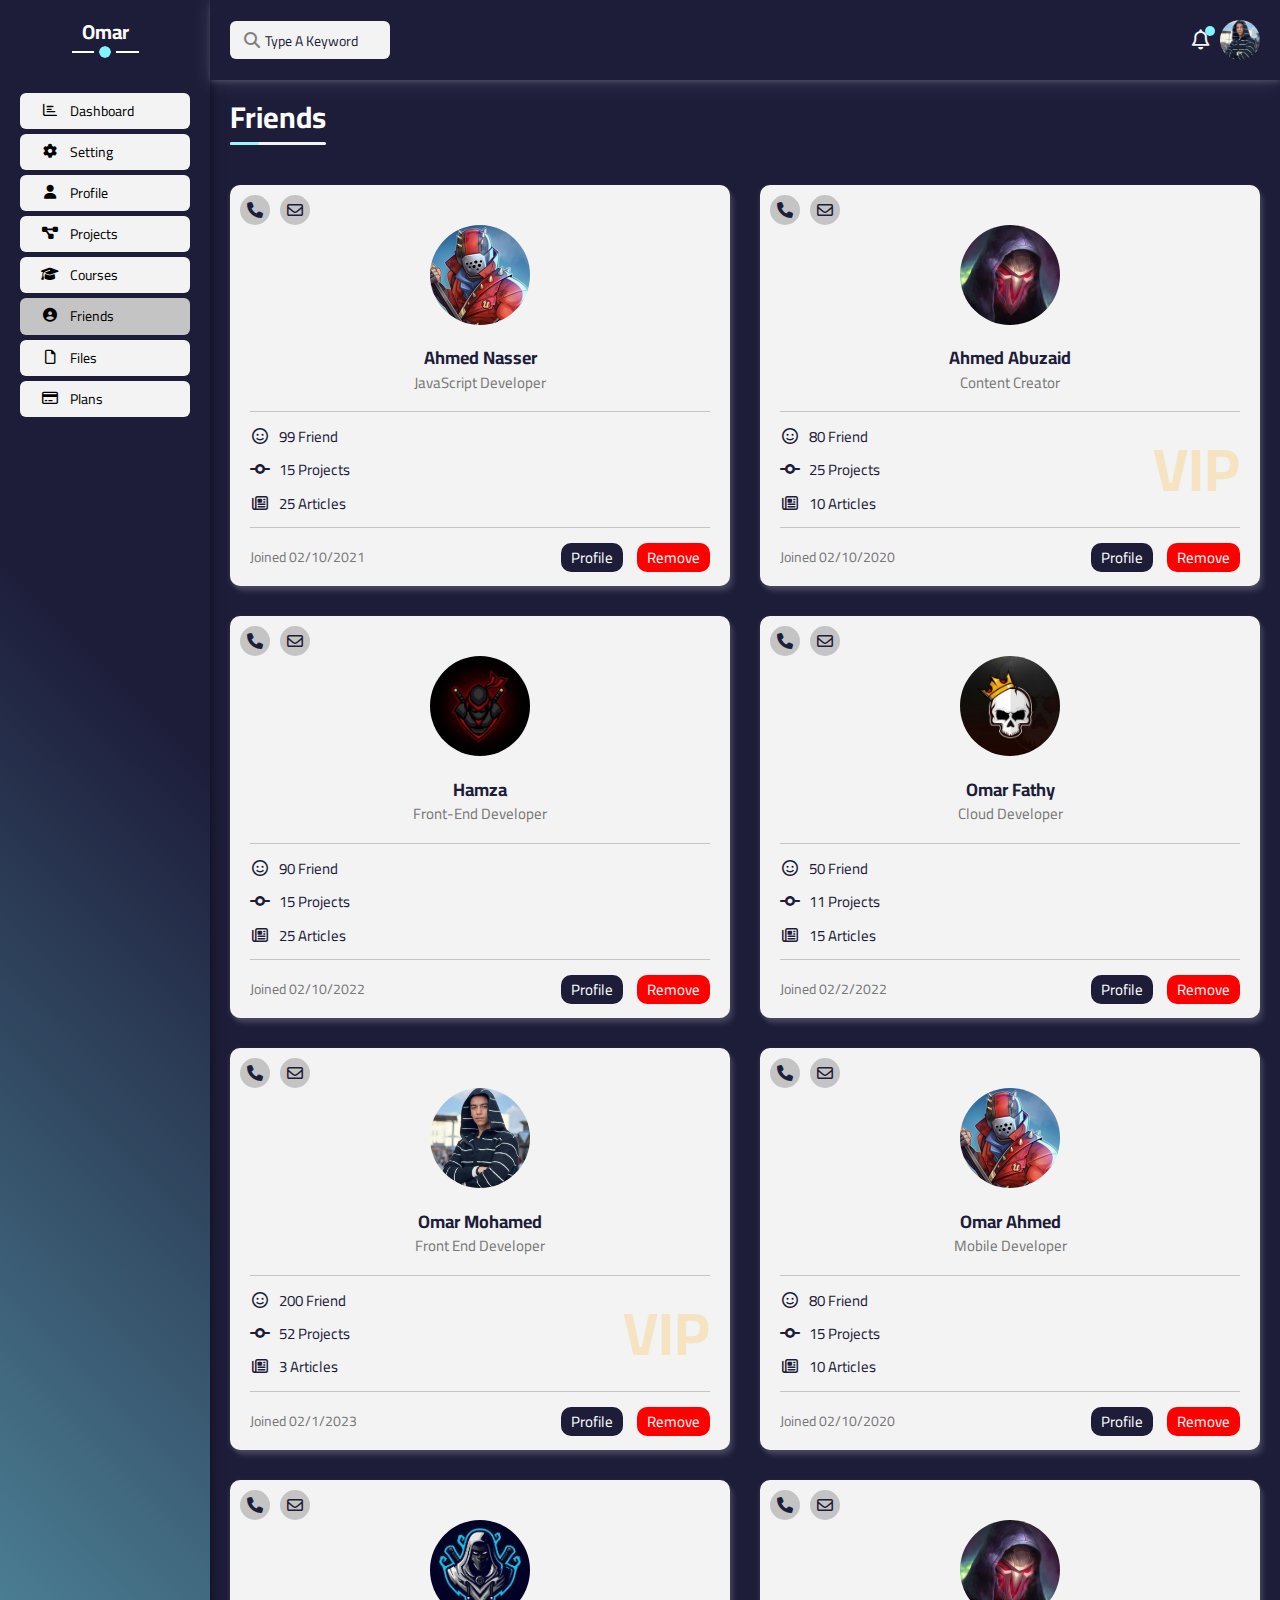
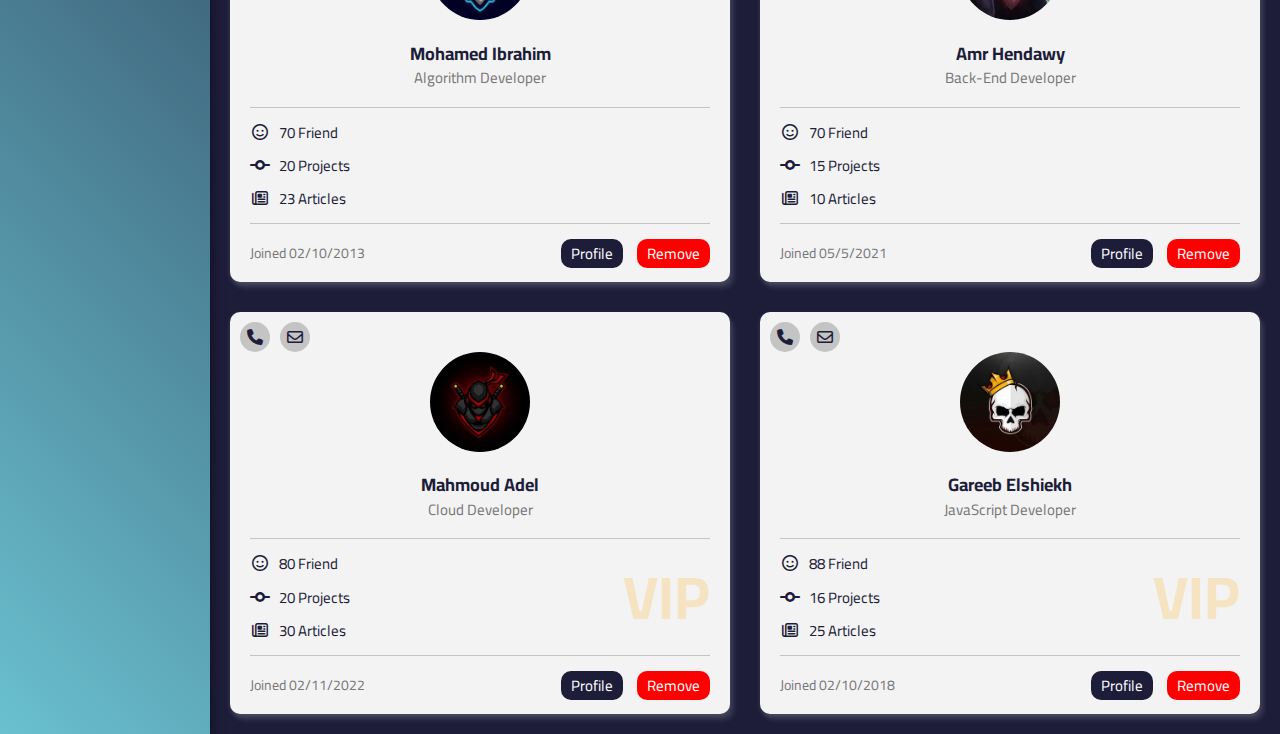
<file: 04-portfolio-project/friends.html>
<!DOCTYPE html>
<html lang="en">

<head>
    <meta charset="UTF-8">
    <meta name="viewport" content="width=device-width, initial-scale=1.0">
    <link rel="stylesheet" href="css/all.min.css">

    <link rel="stylesheet" href="css/Normalize.css">
    <link rel="stylesheet" href="css/Project4.css">
    <link rel="preconnect" href="https://fonts.googleapis.com">
    <link rel="preconnect" href="https://fonts.gstatic.com" crossorigin="">
    <link href="https://fonts.googleapis.com/css2?family=Cairo:wght@300;400;700&amp;display=swap" rel="stylesheet">
    <title>Friends</title>
</head>

<body>
    <div class="page">
        <div class="sidebar">
            <h3>Omar</h3>
            <ul class="bar">
                <li><a href="index.html"> <i class="fa-regular fa-chart-bar fa-fw"></i><span>Dashboard</span></a>
                </li>
                <li><a href="setting.html"><i class="fa-solid fa-gear"></i><span>Setting</span></a></li>
                <li><a href="profile.html"><i class="fa-solid fa-user"></i><span>Profile</span></a></li>
                <li><a href="projects.html"><i class="fa-solid fa-diagram-project"></i><span>Projects</span></a></li>
                <li><a href="courses.html"><i class="fa-solid fa-graduation-cap"></i><span>Courses</span></a></li>
                <li><a class="active" href="friends.html"><i class="fa-solid fa-circle-user"></i>
                        <span>Friends</span></a></li>
                <li><a href="files.html"><i class="fa-regular fa-file"></i><span>Files</span></a></li>
                <li><a href="plans.html"><i class="fa-regular fa-credit-card"></i><span>Plans</span></a></li>
            </ul>
        </div>
        <div class="content">
            <!--Start The Head-->
            <div class="head">
                <div class="search">
                    <input type="search" placeholder="Type A Keyword">
                </div>
                <div class="info">
                    <span class="notification">
                        <i class="fa-regular fa-bell fa-lg"></i>
                    </span>
                    <img src="image/Profile.jpg" alt="">
                </div>
            </div>
            <!--End The Head-->
            <!--Start The Friends-->
            <h1 class="Special">Friends</h1>
            <div class="friends">
                <div class="card">
                    <div class="contact">
                        <i class="fa-solid fa-phone"></i>
                        <i class="fa-regular fa-envelope"></i>
                    </div>
                    <div class="textimg">
                        <img src="image/friend-01.jpg" alt="">
                        <h3>Ahmed Nasser</h3>
                        <p>JavaScript Developer</p>
                    </div>
                    <div class="info">
                        <div>
                            <i class="fa-regular fa-face-smile fa-fw"></i>
                            <span>99 Friend</span>
                        </div>
                        <div><i class="fa-solid fa-code-commit fa-fw"></i>
                            <span>15 Projects</span>
                        </div>
                        <div> <i class="fa-regular fa-newspaper fa-fw"></i>
                            <span> 25 Articles</span>
                        </div>
                    </div>
                    <div class="control">
                        <span>Joined 02/10/2021</span>
                        <div class="link">
                            <a href="profile.html">Profile</a>
                            <a href="#">Remove</a>
                        </div>
                    </div>
                </div>
                <div class="card">
                    <div class="contact">
                        <i class="fa-solid fa-phone"></i>
                        <i class="fa-regular fa-envelope"></i>
                    </div>
                    <div class="textimg">
                        <img src="image/friend-03.jpg" alt="">
                        <h3>Ahmed Abuzaid</h3>
                        <p>Content Creator</p>
                    </div>
                    <div class="info">
                        <div>
                            <i class="fa-regular fa-face-smile fa-fw"></i>
                            <span>80 Friend</span>
                        </div>
                        <div><i class="fa-solid fa-code-commit fa-fw"></i>
                            <span>25 Projects</span>
                        </div>
                        <div> <i class="fa-regular fa-newspaper fa-fw"></i>
                            <span> 10 Articles</span>
                        </div>
                        <span>VIP</span>
                    </div>
                    <div class="control">
                        <span>Joined 02/10/2020</span>
                        <div class="link">
                            <a href="profile.html">Profile</a>
                            <a href="#">Remove</a>
                        </div>
                    </div>
                </div>
                <div class="card">
                    <div class="contact">
                        <i class="fa-solid fa-phone"></i>
                        <i class="fa-regular fa-envelope"></i>
                    </div>
                    <div class="textimg">
                        <img src="image/friend-04.jpg" alt="">
                        <h3>Hamza</h3>
                        <p>Front-End Developer</p>
                    </div>
                    <div class="info">
                        <div>
                            <i class="fa-regular fa-face-smile fa-fw"></i>
                            <span>90 Friend</span>
                        </div>
                        <div><i class="fa-solid fa-code-commit fa-fw"></i>
                            <span>15 Projects</span>
                        </div>
                        <div> <i class="fa-regular fa-newspaper fa-fw"></i>
                            <span> 25 Articles</span>
                        </div>
                    </div>
                    <div class="control">
                        <span>Joined 02/10/2022</span>
                        <div class="link">
                            <a href="profile.html">Profile</a>
                            <a href="#">Remove</a>
                        </div>
                    </div>
                </div>
                <div class="card">
                    <div class="contact">
                        <i class="fa-solid fa-phone"></i>
                        <i class="fa-regular fa-envelope"></i>
                    </div>
                    <div class="textimg">
                        <img src="image/friend-05.jpg" alt="">
                        <h3>Omar Fathy</h3>
                        <p>Cloud Developer</p>
                    </div>
                    <div class="info">
                        <div>
                            <i class="fa-regular fa-face-smile fa-fw"></i>
                            <span>50 Friend</span>
                        </div>
                        <div><i class="fa-solid fa-code-commit fa-fw"></i>
                            <span>11 Projects</span>
                        </div>
                        <div> <i class="fa-regular fa-newspaper fa-fw"></i>
                            <span> 15 Articles</span>
                        </div>
                    </div>
                    <div class="control">
                        <span>Joined 02/2/2022</span>
                        <div class="link">
                            <a href="profile.html">Profile</a>
                            <a href="#">Remove</a>
                        </div>
                    </div>
                </div>
                <div class="card">
                    <div class="contact">
                        <i class="fa-solid fa-phone"></i>
                        <i class="fa-regular fa-envelope"></i>
                    </div>
                    <div class="textimg">
                        <img src="image/Profile.jpg" alt="">
                        <h3>Omar Mohamed</h3>
                        <p>Front End Developer</p>
                    </div>
                    <div class="info">
                        <div>
                            <i class="fa-regular fa-face-smile fa-fw"></i>
                            <span>200 Friend</span>
                        </div>
                        <div><i class="fa-solid fa-code-commit fa-fw"></i>
                            <span>52 Projects</span>
                        </div>
                        <div> <i class="fa-regular fa-newspaper fa-fw"></i>
                            <span> 3 Articles</span>
                        </div>
                        <span>VIP</span>
                    </div>
                    <div class="control">
                        <span>Joined 02/1/2023</span>
                        <div class="link">
                            <a href="profile.html">Profile</a>
                            <a href="#">Remove</a>
                        </div>
                    </div>
                </div>
                <div class="card">
                    <div class="contact">
                        <i class="fa-solid fa-phone"></i>
                        <i class="fa-regular fa-envelope"></i>
                    </div>
                    <div class="textimg">
                        <img src="image/friend-01.jpg" alt="">
                        <h3>Omar Ahmed</h3>
                        <p>Mobile Developer</p>
                    </div>
                    <div class="info">
                        <div>
                            <i class="fa-regular fa-face-smile fa-fw"></i>
                            <span>80 Friend</span>
                        </div>
                        <div>
                            <i class="fa-solid fa-code-commit fa-fw"></i>
                            <span>15 Projects</span>
                        </div>
                        <div>
                            <i class="fa-regular fa-newspaper fa-fw"></i>
                            <span> 10 Articles</span>
                        </div>
                    </div>
                    <div class="control">
                        <span>Joined 02/10/2020</span>
                        <div class="link">
                            <a href="profile.html">Profile</a>
                            <a href="#">Remove</a>
                        </div>
                    </div>
                </div>
                <div class="card">
                    <div class="contact">
                        <i class="fa-solid fa-phone"></i>
                        <i class="fa-regular fa-envelope"></i>
                    </div>
                    <div class="textimg">
                        <img src="image/friend-02.jpg" alt="">
                        <h3>Mohamed Ibrahim</h3>
                        <p>Algorithm Developer</p>
                    </div>
                    <div class="info">
                        <div>
                            <i class="fa-regular fa-face-smile fa-fw"></i>
                            <span>70 Friend</span>
                        </div>
                        <div><i class="fa-solid fa-code-commit fa-fw"></i>
                            <span>20 Projects</span>
                        </div>
                        <div> <i class="fa-regular fa-newspaper fa-fw"></i>
                            <span> 23 Articles</span>
                        </div>
                    </div>
                    <div class="control">
                        <span>Joined 02/10/2013</span>
                        <div class="link">
                            <a href="profile.html">Profile</a>
                            <a href="#">Remove</a>
                        </div>
                    </div>
                </div>
                <div class="card">
                    <div class="contact">
                        <i class="fa-solid fa-phone"></i>
                        <i class="fa-regular fa-envelope"></i>
                    </div>
                    <div class="textimg">
                        <img src="image/friend-03.jpg" alt="">
                        <h3>Amr Hendawy</h3>
                        <p>Back-End Developer</p>
                    </div>
                    <div class="info">
                        <div>
                            <i class="fa-regular fa-face-smile fa-fw"></i>
                            <span>70 Friend</span>
                        </div>
                        <div>
                            <i class="fa-solid fa-code-commit fa-fw"></i>
                            <span>15 Projects</span>
                        </div>
                        <div> <i class="fa-regular fa-newspaper fa-fw"></i>
                            <span> 10 Articles</span>
                        </div>
                    </div>
                    <div class="control">
                        <span>Joined 05/5/2021</span>
                        <div class="link">
                            <a href="profile.html">Profile</a>
                            <a href="#">Remove</a>
                        </div>
                    </div>
                </div>
                <div class="card">
                    <div class="contact">
                        <i class="fa-solid fa-phone"></i>
                        <i class="fa-regular fa-envelope"></i>
                    </div>
                    <div class="textimg">
                        <img src="image/friend-04.jpg" alt="">
                        <h3>Mahmoud Adel</h3>
                        <p>Cloud Developer</p>
                    </div>
                    <div class="info">
                        <div>
                            <i class="fa-regular fa-face-smile fa-fw"></i>
                            <span>80 Friend</span>
                        </div>
                        <div><i class="fa-solid fa-code-commit fa-fw"></i>
                            <span>20 Projects</span>
                        </div>
                        <div> <i class="fa-regular fa-newspaper fa-fw"></i>
                            <span> 30 Articles</span>
                        </div>
                        <span>VIP</span>
                    </div>
                    <div class="control">
                        <span>Joined 02/11/2022</span>
                        <div class="link">
                            <a href="profile.html">Profile</a>
                            <a href="#">Remove</a>
                        </div>
                    </div>
                </div>
                <div class="card">
                    <div class="contact">
                        <i class="fa-solid fa-phone"></i>
                        <i class="fa-regular fa-envelope"></i>
                    </div>
                    <div class="textimg">
                        <img src="image/friend-05.jpg" alt="">
                        <h3>Gareeb Elshiekh</h3>
                        <p>JavaScript Developer</p>
                    </div>
                    <div class="info">
                        <div>
                            <i class="fa-regular fa-face-smile fa-fw"></i>
                            <span>88 Friend</span>
                        </div>
                        <div><i class="fa-solid fa-code-commit fa-fw"></i>
                            <span>16 Projects</span>
                        </div>
                        <div> <i class="fa-regular fa-newspaper fa-fw"></i>
                            <span> 25 Articles</span>
                        </div>
                        <span>VIP</span>
                    </div>
                    <div class="control">
                        <span>Joined 02/10/2018</span>
                        <div class="link">
                            <a href="profile.html">Profile</a>
                            <a href="#">Remove</a>
                        </div>
                    </div>
                </div>
            </div>
            <!--End The Friends-->
        </div>
        <!--End The Content-->
    </div>
</body>

</html>
</file>
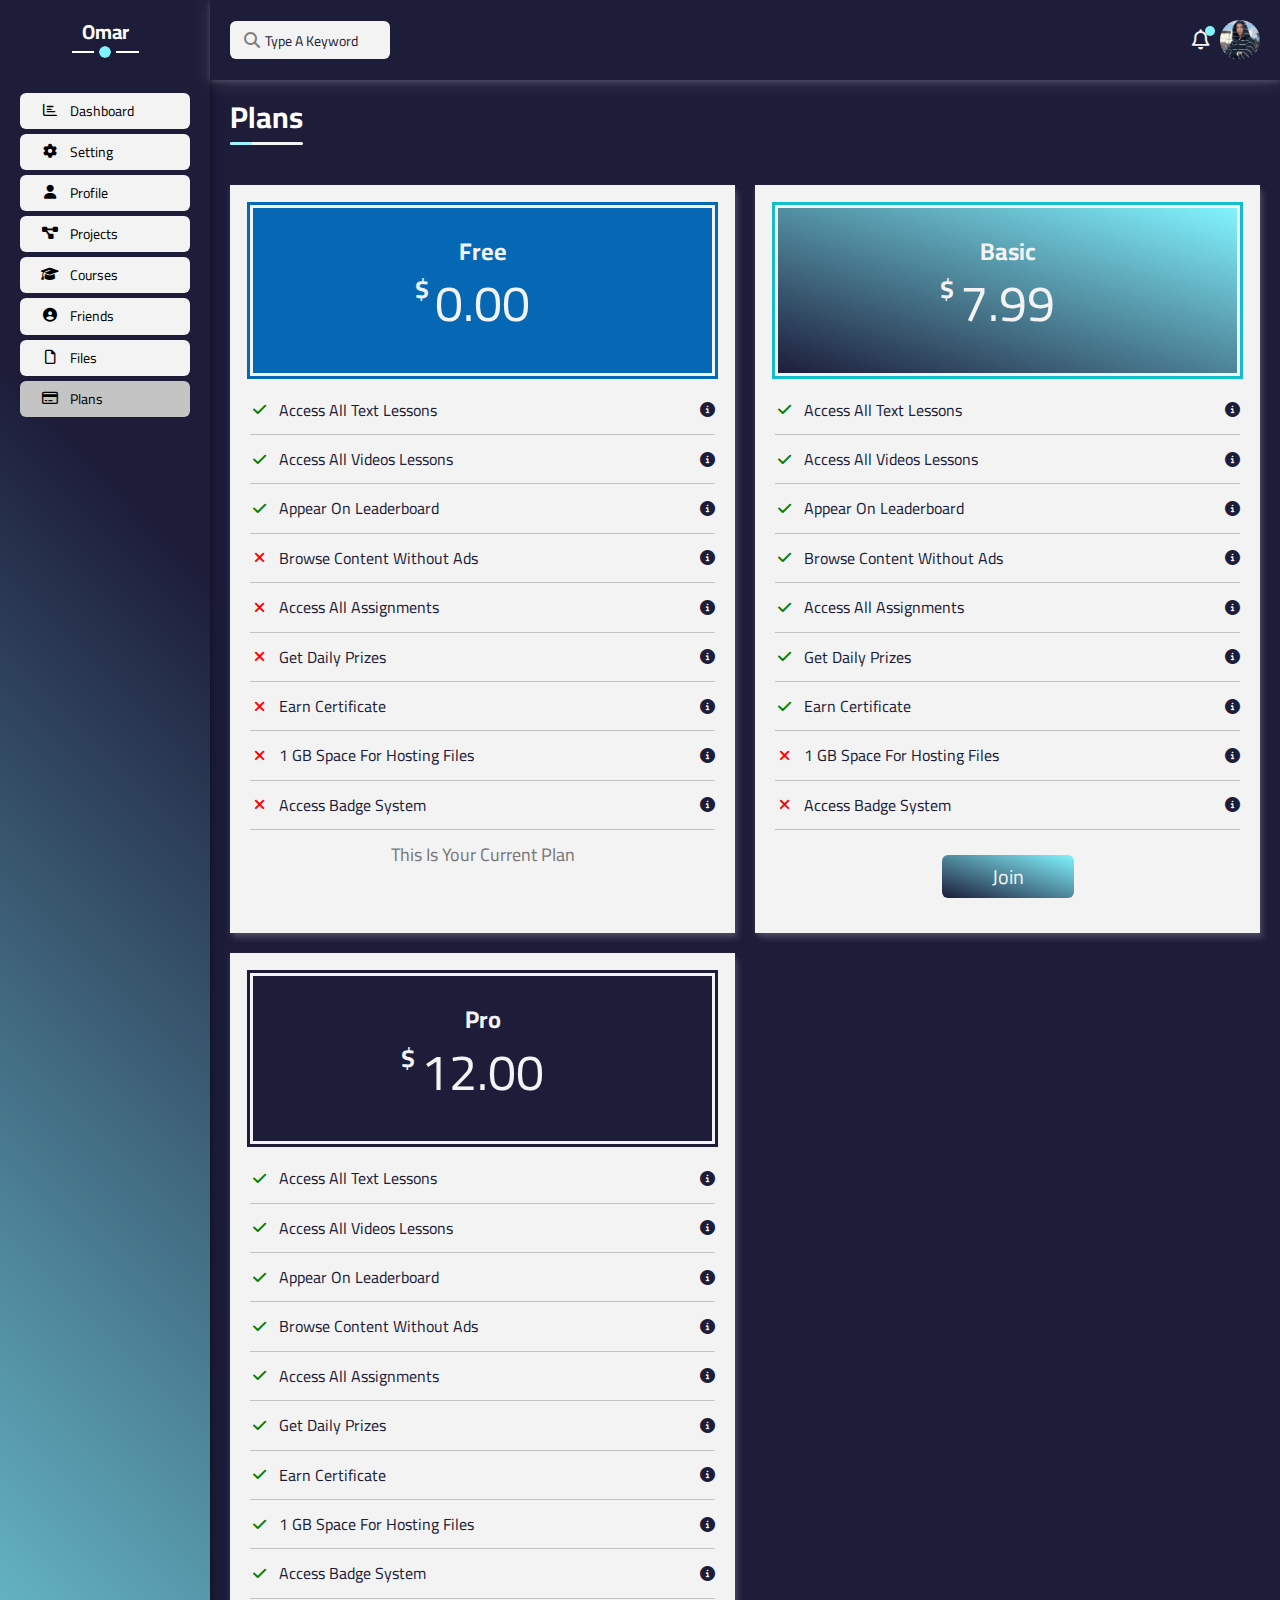
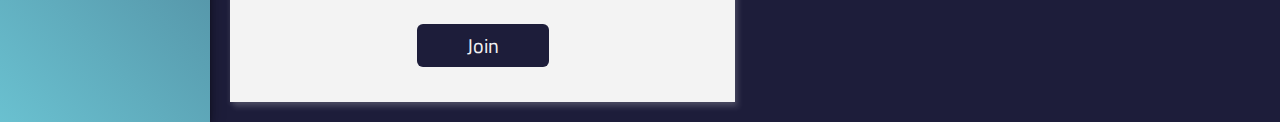
<file: 04-portfolio-project/plans.html>
<!DOCTYPE html>
<html lang="en">
  <head>
    <meta charset="UTF-8" />
    <meta name="viewport" content="width=device-width, initial-scale=1.0" />
    <link rel="stylesheet" href="css/all.min.css" />
    <link rel="stylesheet" href="css/Normalize.css" />
    <link rel="stylesheet" href="css/Project4.css" />
    <link rel="preconnect" href="https://fonts.googleapis.com" />
    <link rel="preconnect" href="https://fonts.gstatic.com" crossorigin="" />
    <link
      href="https://fonts.googleapis.com/css2?family=Cairo:wght@300;400;700&amp;display=swap"
      rel="stylesheet"
    />
    <title>Plans</title>
  </head>

  <body>
    <div class="page">
      <div class="sidebar">
        <h3>Omar</h3>
        <ul class="bar">
          <li>
            <a href="index.html">
              <i class="fa-regular fa-chart-bar fa-fw"></i
              ><span>Dashboard</span></a
            >
          </li>
          <li>
            <a href="setting.html"
              ><i class="fa-solid fa-gear"></i><span>Setting</span></a
            >
          </li>
          <li>
            <a href="profile.html"
              ><i class="fa-solid fa-user"></i><span>Profile</span></a
            >
          </li>
          <li>
            <a href="projects.html"
              ><i class="fa-solid fa-diagram-project"></i
              ><span>Projects</span></a
            >
          </li>
          <li>
            <a href="courses.html"
              ><i class="fa-solid fa-graduation-cap"></i><span>Courses</span></a
            >
          </li>
          <li>
            <a href="friends.html"
              ><i class="fa-solid fa-circle-user"></i> <span>Friends</span></a
            >
          </li>
          <li>
            <a href="files.html"
              ><i class="fa-regular fa-file"></i><span>Files</span></a
            >
          </li>
          <li>
            <a class="active" href="plans.html"
              ><i class="fa-regular fa-credit-card"></i><span>Plans</span></a
            >
          </li>
        </ul>
      </div>
      <div class="content">
        <!--Start The Head-->
        <div class="head">
          <div class="search">
            <input type="search" placeholder="Type A Keyword" />
          </div>
          <div class="info">
            <span class="notification">
              <i class="fa-regular fa-bell fa-lg"></i>
            </span>
            <img src="image/Profile.jpg" alt="" />
          </div>
        </div>
        <!--End The Head-->
        <!--Start The Plans-->
        <h1 class="Special">Plans</h1>
        <div class="plans">
          <div class="box">
            <div class="head">
              <h2>Free</h2>
              <div class="number">
                <span>$</span>
                0.00
              </div>
            </div>
            <ul>
              <li>
                <i class="fa-solid fa-check fa-fw yes"></i>
                <span>Access All Text Lessons</span>
                <i class="fa-solid fa-circle-info help"></i>
              </li>
              <li>
                <i class="fa-solid fa-check fa-fw yes"></i>
                <span>Access All Videos Lessons</span>
                <i class="fa-solid fa-circle-info help"></i>
              </li>
              <li>
                <i class="fa-solid fa-check fa-fw yes"></i>
                <span>Appear On Leaderboard</span>
                <i class="fa-solid fa-circle-info help"></i>
              </li>
              <li>
                <i class="fa-solid fa-xmark fa-fw"></i>
                <span>Browse Content Without Ads</span>
                <i class="fa-solid fa-circle-info help"></i>
              </li>
              <li>
                <i class="fa-solid fa-xmark fa-fw"></i>
                <span>Access All Assignments</span>
                <i class="fa-solid fa-circle-info help"></i>
              </li>
              <li>
                <i class="fa-solid fa-xmark fa-fw"></i>
                <span>Get Daily Prizes</span>
                <i class="fa-solid fa-circle-info help"></i>
              </li>
              <li>
                <i class="fa-solid fa-xmark fa-fw"></i>
                <span>Earn Certificate</span>
                <i class="fa-solid fa-circle-info help"></i>
              </li>
              <li>
                <i class="fa-solid fa-xmark fa-fw"></i>
                <span>1 GB Space For Hosting Files</span>
                <i class="fa-solid fa-circle-info help"></i>
              </li>
              <li>
                <i class="fa-solid fa-xmark fa-fw"></i>
                <span>Access Badge System</span>
                <i class="fa-solid fa-circle-info help"></i>
              </li>
              <li>
                <span>This Is Your Current Plan</span>
              </li>
            </ul>
          </div>
          <div class="box">
            <div class="head">
              <h2>Basic</h2>
              <div class="number">
                <span>$</span>
                7.99
              </div>
            </div>
            <ul>
              <li>
                <i class="fa-solid fa-check fa-fw yes"></i>
                <span>Access All Text Lessons</span>
                <i class="fa-solid fa-circle-info help"></i>
              </li>
              <li>
                <i class="fa-solid fa-check fa-fw yes"></i>
                <span>Access All Videos Lessons</span>
                <i class="fa-solid fa-circle-info help"></i>
              </li>
              <li>
                <i class="fa-solid fa-check fa-fw yes"></i>
                <span>Appear On Leaderboard</span>
                <i class="fa-solid fa-circle-info help"></i>
              </li>
              <li>
                <i class="fa-solid fa-check fa-fw yes"></i>
                <span>Browse Content Without Ads</span>
                <i class="fa-solid fa-circle-info help"></i>
              </li>
              <li>
                <i class="fa-solid fa-check fa-fw yes"></i>
                <span>Access All Assignments</span>
                <i class="fa-solid fa-circle-info help"></i>
              </li>
              <li>
                <i class="fa-solid fa-check fa-fw yes"></i>
                <span>Get Daily Prizes</span>
                <i class="fa-solid fa-circle-info help"></i>
              </li>
              <li>
                <i class="fa-solid fa-check fa-fw yes"></i>
                <span>Earn Certificate</span>
                <i class="fa-solid fa-circle-info help"></i>
              </li>
              <li>
                <i class="fa-solid fa-xmark fa-fw"></i>
                <span>1 GB Space For Hosting Files</span>
                <i class="fa-solid fa-circle-info help"></i>
              </li>
              <li>
                <i class="fa-solid fa-xmark fa-fw"></i>
                <span>Access Badge System</span>
                <i class="fa-solid fa-circle-info help"></i>
              </li>
              <li>
                <a href="#">Join</a>
              </li>
            </ul>
          </div>
          <div class="box">
            <div class="head">
              <h2>Pro</h2>
              <div class="number">
                <span>$</span>
                12.00
              </div>
            </div>
            <ul>
              <li>
                <i class="fa-solid fa-check fa-fw yes"></i>
                <span>Access All Text Lessons</span>
                <i class="fa-solid fa-circle-info help"></i>
              </li>
              <li>
                <i class="fa-solid fa-check fa-fw yes"></i>
                <span>Access All Videos Lessons</span>
                <i class="fa-solid fa-circle-info help"></i>
              </li>
              <li>
                <i class="fa-solid fa-check fa-fw yes"></i>
                <span>Appear On Leaderboard</span>
                <i class="fa-solid fa-circle-info help"></i>
              </li>
              <li>
                <i class="fa-solid fa-check fa-fw yes"></i>
                <span>Browse Content Without Ads</span>
                <i class="fa-solid fa-circle-info help"></i>
              </li>
              <li>
                <i class="fa-solid fa-check fa-fw yes"></i>
                <span>Access All Assignments</span>
                <i class="fa-solid fa-circle-info help"></i>
              </li>
              <li>
                <i class="fa-solid fa-check fa-fw yes"></i>
                <span>Get Daily Prizes</span>
                <i class="fa-solid fa-circle-info help"></i>
              </li>
              <li>
                <i class="fa-solid fa-check fa-fw yes"></i>
                <span>Earn Certificate</span>
                <i class="fa-solid fa-circle-info help"></i>
              </li>
              <li>
                <i class="fa-solid fa-check fa-fw yes"></i>
                <span>1 GB Space For Hosting Files</span>
                <i class="fa-solid fa-circle-info help"></i>
              </li>
              <li>
                <i class="fa-solid fa-check fa-fw yes"></i>
                <span>Access Badge System</span>
                <i class="fa-solid fa-circle-info help"></i>
              </li>
              <li>
                <a href="#">Join</a>
              </li>
            </ul>
          </div>
        </div>
        <!--End The Plans-->
      </div>
      <!--End The Content-->
    </div>
  </body>
</html>
</file>
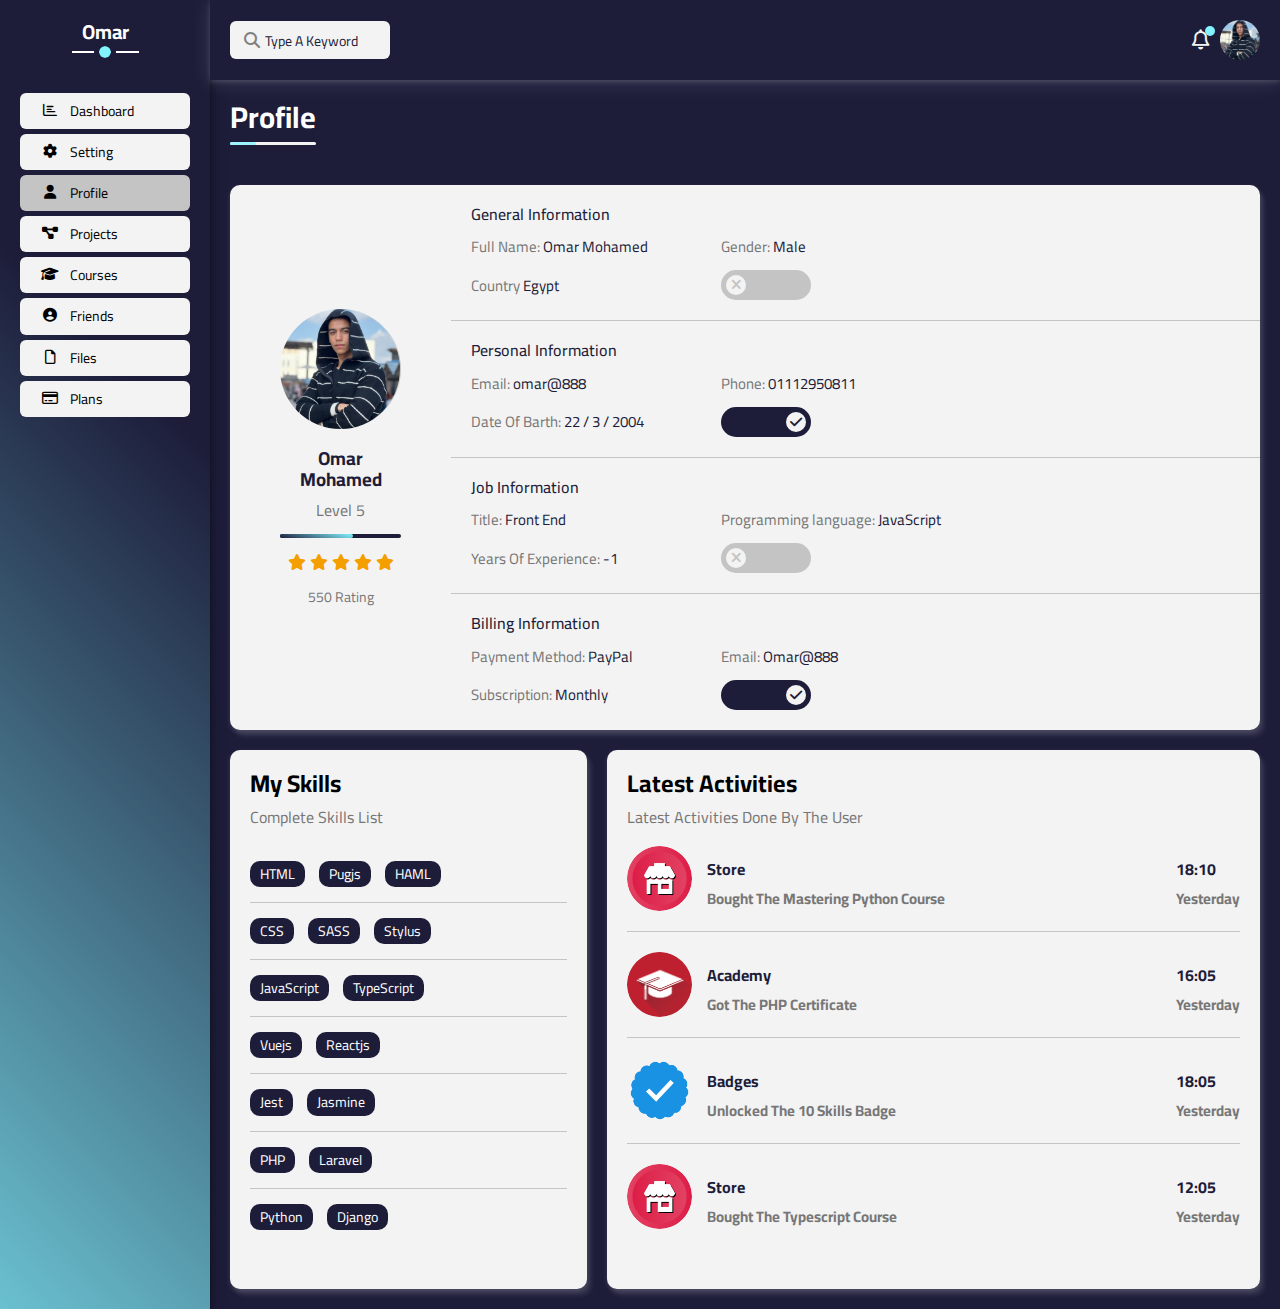
<file: 04-portfolio-project/profile.html>
<!DOCTYPE html>
<html lang="en">

<head>
    <meta charset="UTF-8">
    <meta name="viewport" content="width=device-width, initial-scale=1.0">
    <link rel="stylesheet" href="css/all.min.css">

    <link rel="stylesheet" href="css/Normalize.css">
    <link rel="stylesheet" href="css/Project4.css">
    <link rel="preconnect" href="https://fonts.googleapis.com">
    <link rel="preconnect" href="https://fonts.gstatic.com" crossorigin="">
    <link href="https://fonts.googleapis.com/css2?family=Cairo:wght@300;400;700&amp;display=swap" rel="stylesheet">
    <title>Profile</title>
</head>

<body>
    <div class="page">
        <div class="sidebar">
            <h3>Omar</h3>
            <ul class="bar">
                <li><a href="index.html"> <i class="fa-regular fa-chart-bar fa-fw"></i><span>Dashboard</span></a>
                </li>
                <li><a href="setting.html"><i class="fa-solid fa-gear"></i><span>Setting</span></a></li>
                <li><a class="active" href="profile.html"><i class="fa-solid fa-user"></i><span>Profile</span></a></li>
                <li><a href="projects.html"><i class="fa-solid fa-diagram-project"></i><span>Projects</span></a></li>
                <li><a href="courses.html"><i class="fa-solid fa-graduation-cap"></i><span>Courses</span></a></li>
                <li><a href="friends.html"><i class="fa-solid fa-circle-user"></i> <span>Friends</span></a></li>
                <li><a href="files.html"><i class="fa-regular fa-file"></i><span>Files</span></a></li>
                <li><a href="plans.html"><i class="fa-regular fa-credit-card"></i><span>Plans</span></a></li>
            </ul>
        </div>
        <div class="content">
            <!--Start The Head-->
            <div class="head">
                <div class="search">
                    <input type="search" placeholder="Type A Keyword">
                </div>
                <div class="info">
                    <span class="notification">
                        <i class="fa-regular fa-bell fa-lg"></i>
                    </span>
                    <img src="image/Profile.jpg" alt="">
                </div>
            </div>
            <!--End The Head-->
            <!--Start The Profile-->

            <h1 class="Special">Profile</h1>
            <div class="profile">
                <!--Start box 1-->
                <div class="box info">
                    <div class="card">
                        <img src="image/Profile.jpg" alt="">
                        <h3>Omar Mohamed</h3>
                        <span>Level 5</span>
                        <div class="level">
                            <span style="width: 60%;"></span>
                        </div>
                        <div class="rate">
                            <i class="fa-solid fa-star c-orange fs-13"></i>
                            <i class="fa-solid fa-star c-orange fs-13"></i>
                            <i class="fa-solid fa-star c-orange fs-13"></i>
                            <i class="fa-solid fa-star c-orange fs-13"></i>
                            <i class="fa-solid fa-star c-orange fs-13"></i>
                        </div>
                        <span style="color: #777; font-size: 14px;">550 Rating</span>
                    </div>
                    <div class="card">
                        <div class="line">
                            <h4>General Information</h4>
                            <div>
                                <span>Full Name: </span>
                                <span>Omar Mohamed</span>
                            </div>
                            <div>
                                <span>Gender: </span>
                                <span>Male</span>
                            </div>
                            <div>
                                <span>Country</span>
                                <span>Egypt</span>
                            </div>
                            <div>
                                <label>
                                    <input type="checkbox">
                                    <div class="switch"></div>
                                </label>
                            </div>
                        </div>
                        <div class="line">
                            <h4>Personal Information</h4>
                            <div>
                                <span>Email: </span>
                                <span>omar@888</span>
                            </div>
                            <div>
                                <span>Phone: </span>
                                <span>01112950811</span>
                            </div>
                            <div>
                                <span>Date Of Barth: </span>
                                <span>22 / 3 / 2004</span>
                            </div>
                            <div>
                                <label>
                                    <input type="checkbox" checked>
                                    <div class="switch"></div>
                                </label>
                            </div>
                        </div>
                        <div class="line">
                            <h4>Job Information</h4>
                            <div>
                                <span>Title: </span>
                                <span>Front End</span>
                            </div>
                            <div>
                                <span>Programming language:</span>
                                <span>JavaScript</span>
                            </div>
                            <div>
                                <span>Years Of Experience: </span>
                                <span>-1</span>
                            </div>
                            <div>
                                <label>
                                    <input type="checkbox">
                                    <div class="switch"></div>
                                </label>
                            </div>
                        </div>
                        <div class="line">
                            <h4>Billing Information</h4>
                            <div>
                                <span>Payment Method:</span>
                                <span>PayPal</span>
                            </div>
                            <div>
                                <span> Email: </span>
                                <span>Omar@888</span>
                            </div>
                            <div>
                                <span>Subscription: </span>
                                <span>Monthly</span>
                            </div>
                            <div>
                                <label>
                                    <input type="checkbox" checked>
                                    <div class="switch"></div>
                                </label>
                            </div>
                        </div>
                    </div>
                </div>
                <!--End box 1-->
                <!--Start box Other-->
                <div class="other">
                    <!--Start box 2-->
                    <div class="box skills">
                        <h2>My Skills</h2>
                        <p>Complete Skills List</p>
                        <ul>
                            <li>
                                <span>HTML</span>
                                <span>Pugjs</span>
                                <span>HAML</span>
                            </li>
                            <li>
                                <span>CSS</span>
                                <span>SASS</span>
                                <span>Stylus</span>
                            </li>
                            <li>
                                <span>JavaScript</span>
                                <span>TypeScript</span>
                            </li>
                            <li>
                                <span>Vuejs</span>
                                <span>Reactjs</span>
                            </li>
                            <li>
                                <span>Jest</span>
                                <span>Jasmine</span>
                            </li>
                            <li>
                                <span>PHP</span>
                                <span>Laravel</span>
                            </li>
                            <li>
                                <span>Python</span>
                                <span>Django</span>
                            </li>
                        </ul>
                    </div>
                    <!--End box 2-->
                    <!--Start box 3-->
                    <div class="box activite">
                        <h2>Latest Activities</h2>
                        <p>Latest Activities Done By The User</p>
                        <div class="line">
                            <img src="image/activity-01.png" alt="">
                            <div class="info">
                                <h4>Store</h4>
                                <span>Bought The Mastering Python Course</span>
                            </div>
                            <div class="data">
                                <h4>18:10</h4>
                                <span>Yesterday</span>
                            </div>
                        </div>
                        <div class="line">
                            <img src="image/activity-02.png" alt="">
                            <div class="info">
                                <h4>Academy</h4>
                                <span>Got The PHP Certificate</span>
                            </div>
                            <div class="data">
                                <h4>16:05</h4>
                                <span>Yesterday</span>
                            </div>
                        </div>
                        <div class="line">
                            <img src="image/activity-03.png" alt="">
                            <div class="info">
                                <h4>Badges</h4>
                                <span>Unlocked The 10 Skills Badge</span>
                            </div>
                            <div class="data">
                                <h4>18:05</h4>
                                <span>Yesterday</span>
                            </div>
                        </div>
                        <div class="line">
                            <img src="image/activity-01.png" alt="">
                            <div class="info">
                                <h4>Store</h4>
                                <span>Bought The Typescript Course</span>
                            </div>
                            <div class="data">
                                <h4>12:05</h4>
                                <span>Yesterday</span>
                            </div>
                        </div>
                    </div>
                </div>
                <!--End box 3-->
            </div>
            <!--End box Other-->
            <!--Start box 3-->
            <!--End box 3-->
        </div>
        <!--End The Profile-->
    </div>
    <!--End The Content-->
    </div>
</body>

</html>
</file>
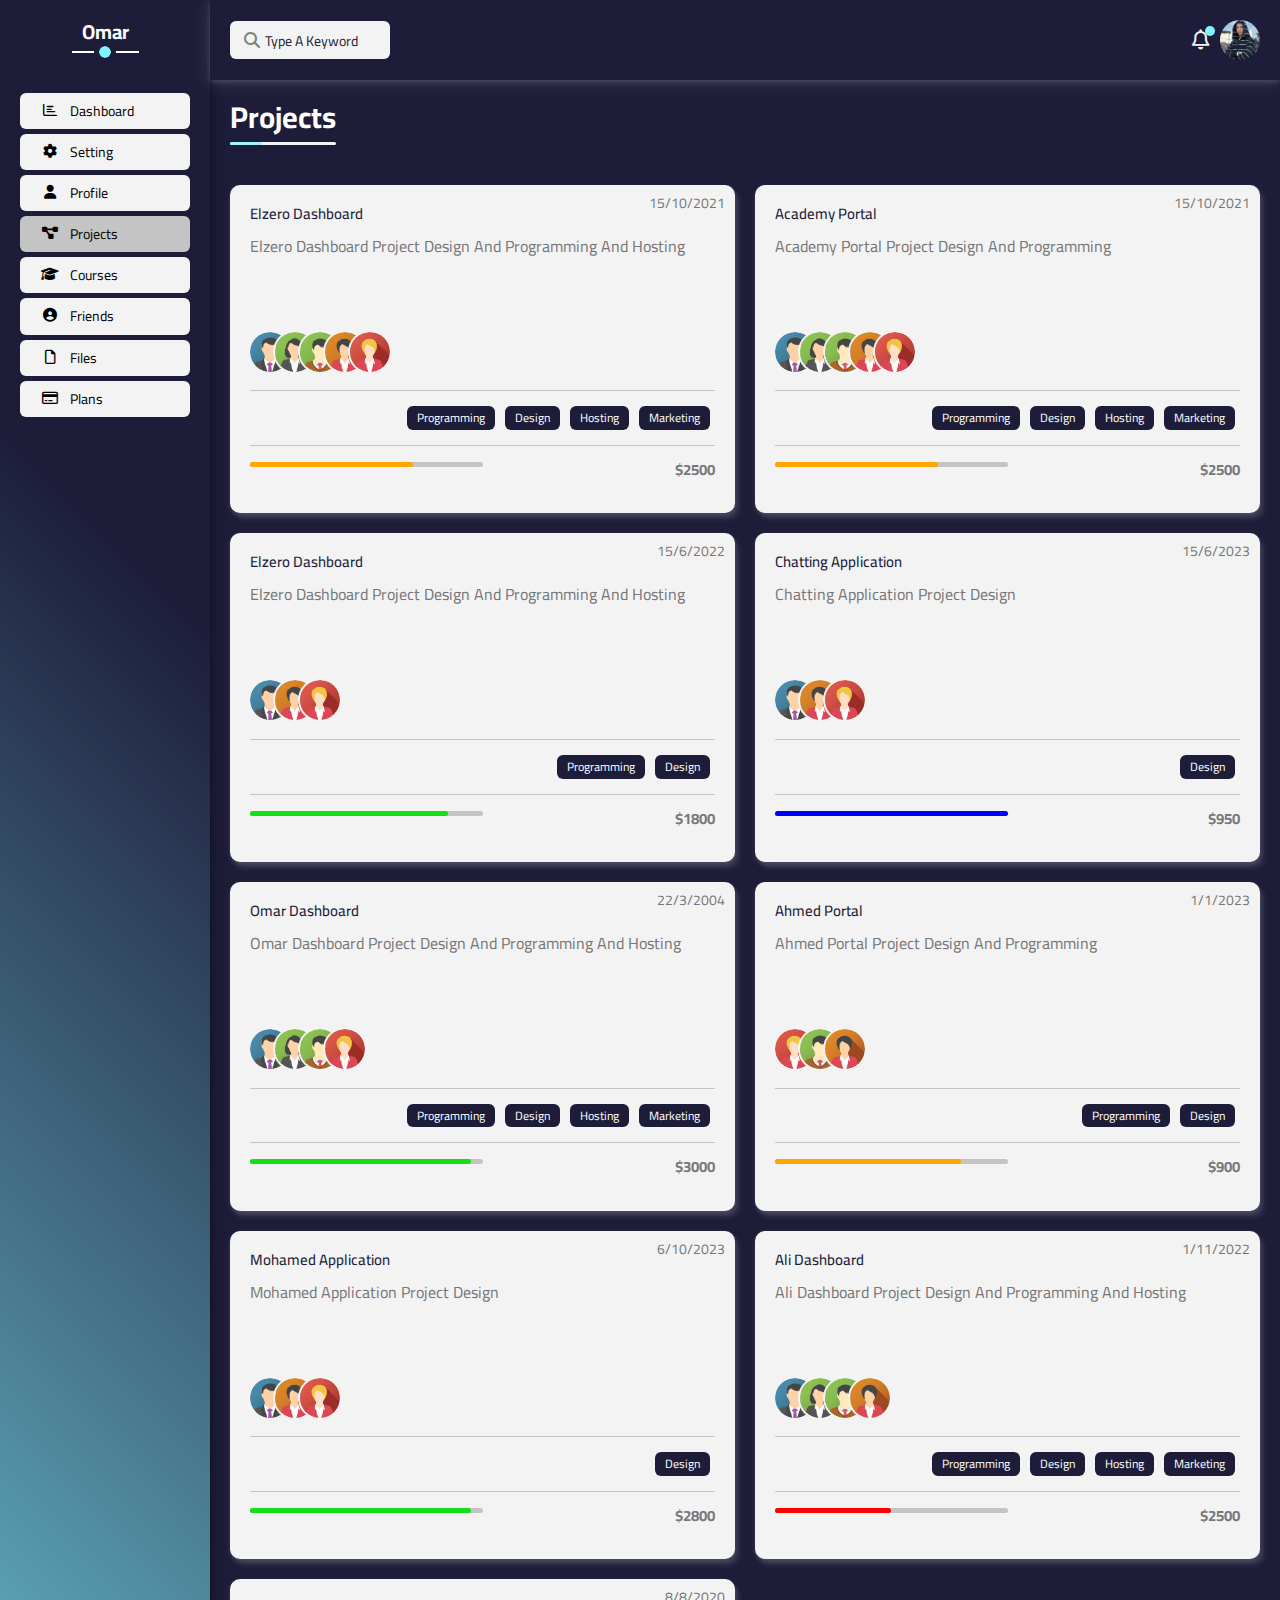
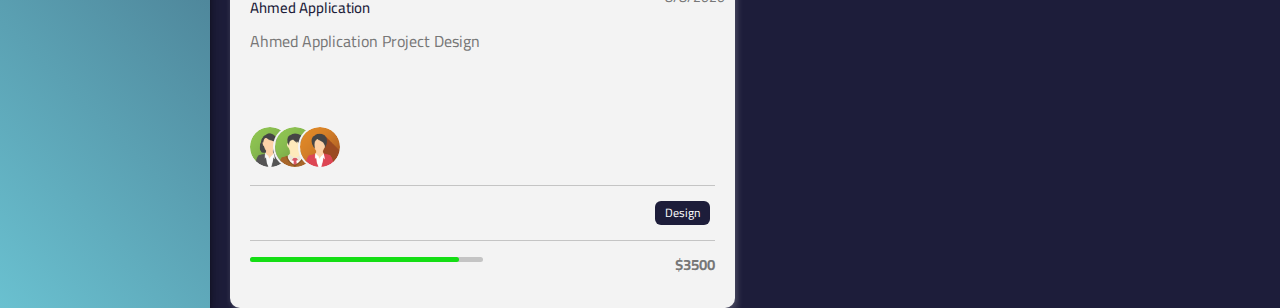
<file: 04-portfolio-project/projects.html>
<!DOCTYPE html>
<html lang="en">
  <head>
    <meta charset="UTF-8" />
    <meta name="viewport" content="width=device-width, initial-scale=1.0" />
    <link rel="stylesheet" href="css/all.min.css" />

    <link rel="stylesheet" href="css/Normalize.css" />
    <link rel="stylesheet" href="css/Project4.css" />
    <link rel="preconnect" href="https://fonts.googleapis.com" />
    <link rel="preconnect" href="https://fonts.gstatic.com" crossorigin="" />
    <link
      href="https://fonts.googleapis.com/css2?family=Cairo:wght@300;400;700&amp;display=swap"
      rel="stylesheet"
    />
    <title>Projects</title>
  </head>

  <body>
    <div class="page">
      <div class="sidebar">
        <h3>Omar</h3>
        <ul class="bar">
          <li>
            <a href="index.html">
              <i class="fa-regular fa-chart-bar fa-fw"></i
              ><span>Dashboard</span></a
            >
          </li>
          <li>
            <a href="setting.html"
              ><i class="fa-solid fa-gear"></i><span>Setting</span></a
            >
          </li>
          <li>
            <a href="profile.html"
              ><i class="fa-solid fa-user"></i><span>Profile</span></a
            >
          </li>
          <li>
            <a class="active" href="projects.html"
              ><i class="fa-solid fa-diagram-project"></i
              ><span>Projects</span></a
            >
          </li>
          <li>
            <a href="courses.html"
              ><i class="fa-solid fa-graduation-cap"></i><span>Courses</span></a
            >
          </li>
          <li>
            <a href="friends.html"
              ><i class="fa-solid fa-circle-user"></i> <span>Friends</span></a
            >
          </li>
          <li>
            <a href="files.html"
              ><i class="fa-regular fa-file"></i><span>Files</span></a
            >
          </li>
          <li>
            <a href="plans.html"
              ><i class="fa-regular fa-credit-card"></i><span>Plans</span></a
            >
          </li>
        </ul>
      </div>
      <div class="content">
        <!--Start The Head-->
        <div class="head">
          <div class="search">
            <input type="search" placeholder="Type A Keyword" />
          </div>
          <div class="info">
            <span class="notification">
              <i class="fa-regular fa-bell fa-lg"></i>
            </span>
            <img src="image/Profile.jpg" alt="" />
          </div>
        </div>
        <!--End The Head-->
        <!--Start The Project-->
        <h1 class="Special">Projects</h1>
        <div class="project">
          <!--Start box 1-->
          <div class="box">
            <h3>Elzero Dashboard</h3>
            <p>Elzero Dashboard Project Design And Programming And Hosting</p>
            <span>15/10/2021</span>
            <div class="team">
              <a href="#"><img src="image/team-01.png" alt="" /></a>
              <a href="#"><img src="image/team-02.png" alt="" /></a>
              <a href="#"><img src="image/team-03.png" alt="" /></a>
              <a href="#"><img src="image/team-04.png" alt="" /></a>
              <a href="#"><img src="image/team-05.png" alt="" /></a>
            </div>
            <ul>
              <li>Programming</li>
              <li>Design</li>
              <li>Hosting</li>
              <li>Marketing</li>
            </ul>
            <div class="progress">
              <div class="prog">
                <span style="width: 70%; background-color: orange"></span>
              </div>
              <span>$2500</span>
            </div>
          </div>
          <!--End box 1-->
          <!--Start box 2-->
          <div class="box">
            <h3>Academy Portal</h3>
            <p>Academy Portal Project Design And Programming</p>
            <span>15/10/2021</span>
            <div class="team">
              <a href="#"><img src="image/team-01.png" alt="" /></a>
              <a href="#"><img src="image/team-02.png" alt="" /></a>
              <a href="#"><img src="image/team-03.png" alt="" /></a>
              <a href="#"><img src="image/team-04.png" alt="" /></a>
              <a href="#"><img src="image/team-05.png" alt="" /></a>
            </div>
            <ul>
              <li>Programming</li>
              <li>Design</li>
              <li>Hosting</li>
              <li>Marketing</li>
            </ul>
            <div class="progress">
              <div class="prog">
                <span style="width: 70%; background-color: orange"></span>
              </div>
              <span>$2500</span>
            </div>
          </div>
          <!--End box 2-->
          <!--Start box 3-->
          <div class="box">
            <h3>Elzero Dashboard</h3>
            <p>Elzero Dashboard Project Design And Programming And Hosting</p>
            <span>15/6/2022</span>
            <div class="team">
              <a href="#"><img src="image/team-01.png" alt="" /></a>
              <a href="#"><img src="image/team-04.png" alt="" /></a>
              <a href="#"><img src="image/team-05.png" alt="" /></a>
            </div>
            <ul>
              <li>Programming</li>
              <li>Design</li>
            </ul>
            <div class="progress">
              <div class="prog">
                <span
                  data-prog="85%"
                  style="width: 85%; background-color: rgb(20 222 20)"
                ></span>
              </div>
              <span>$1800</span>
            </div>
          </div>
          <!--End box 3-->
          <!--Start box 4-->
          <div class="box">
            <h3>Chatting Application</h3>
            <p>Chatting Application Project Design</p>
            <span>15/6/2023</span>
            <div class="team">
              <a href="#"><img src="image/team-01.png" alt="" /></a>
              <a href="#"><img src="image/team-04.png" alt="" /></a>
              <a href="#"><img src="image/team-05.png" alt="" /></a>
            </div>
            <ul>
              <li>Design</li>
            </ul>
            <div class="progress">
              <div class="prog">
                <span style="width: 100%; background-color: blue"></span>
              </div>
              <span>$950</span>
            </div>
          </div>
          <!--End box 4-->
          <!--Start box 5-->
          <div class="box">
            <h3>Omar Dashboard</h3>
            <p>Omar Dashboard Project Design And Programming And Hosting</p>
            <span>22/3/2004</span>
            <div class="team">
              <a href="#"><img src="image/team-01.png" alt="" /></a>
              <a href="#"><img src="image/team-02.png" alt="" /></a>
              <a href="#"><img src="image/team-03.png" alt="" /></a>
              <a href="#"><img src="image/team-05.png" alt="" /></a>
            </div>
            <ul>
              <li>Programming</li>
              <li>Design</li>
              <li>Hosting</li>
              <li>Marketing</li>
            </ul>
            <div class="progress">
              <div class="prog">
                <span
                  style="width: 95%; background-color: rgb(20 222 20)"
                ></span>
              </div>
              <span>$3000</span>
            </div>
          </div>
          <!--End box 5-->
          <!--Start box 6-->
          <div class="box">
            <h3>Ahmed Portal</h3>
            <p>Ahmed Portal Project Design And Programming</p>
            <span>1/1/2023</span>
            <div class="team">
              <a href="#"><img src="image/team-05.png" alt="" /></a>
              <a href="#"><img src="image/team-03.png" alt="" /></a>
              <a href="#"><img src="image/team-04.png" alt="" /></a>
            </div>
            <ul>
              <li>Programming</li>
              <li>Design</li>
            </ul>
            <div class="progress">
              <div class="prog">
                <span style="width: 80%; background-color: orange"></span>
              </div>
              <span>$900</span>
            </div>
          </div>
          <!--End box 6-->
          <!--Start box 7-->
          <div class="box">
            <h3>Mohamed Application</h3>
            <p>Mohamed Application Project Design</p>
            <span>6/10/2023</span>
            <div class="team">
              <a href="#"><img src="image/team-01.png" alt="" /></a>
              <a href="#"><img src="image/team-04.png" alt="" /></a>
              <a href="#"><img src="image/team-05.png" alt="" /></a>
            </div>
            <ul>
              <li>Design</li>
            </ul>
            <div class="progress">
              <div class="prog">
                <span
                  style="width: 95%; background-color: rgb(20 222 20)"
                ></span>
              </div>
              <span>$2800</span>
            </div>
          </div>
          <!--End box 7-->
          <!--Start box 8-->
          <div class="box">
            <h3>Ali Dashboard</h3>
            <p>Ali Dashboard Project Design And Programming And Hosting</p>
            <span>1/11/2022</span>
            <div class="team">
              <a href="#"><img src="image/team-01.png" alt="" /></a>
              <a href="#"><img src="image/team-02.png" alt="" /></a>
              <a href="#"><img src="image/team-03.png" alt="" /></a>
              <a href="#"><img src="image/team-04.png" alt="" /></a>
            </div>
            <ul>
              <li>Programming</li>
              <li>Design</li>
              <li>Hosting</li>
              <li>Marketing</li>
            </ul>
            <div class="progress">
              <div class="prog">
                <span
                  data-prog="70%"
                  style="width: 50%; background-color: red"
                ></span>
              </div>
              <span>$2500</span>
            </div>
          </div>
          <!--End box 8-->
          <!--Start box 9-->
          <div class="box">
            <h3>Ahmed Application</h3>
            <p>Ahmed Application Project Design</p>
            <span>8/8/2020</span>
            <div class="team">
              <a href="#"><img src="image/team-02.png" alt="" /></a>
              <a href="#"><img src="image/team-03.png" alt="" /></a>
              <a href="#"><img src="image/team-04.png" alt="" /></a>
            </div>
            <ul>
              <li>Design</li>
            </ul>
            <div class="progress">
              <div class="prog">
                <span
                  data-prog="70%"
                  style="width: 90%; background-color: rgb(20 222 20)"
                ></span>
              </div>
              <span>$3500</span>
            </div>
          </div>
          <!--End box 9-->
        </div>
      </div>
      <!--End The Content-->
    </div>
  </body>
</html>
</file>
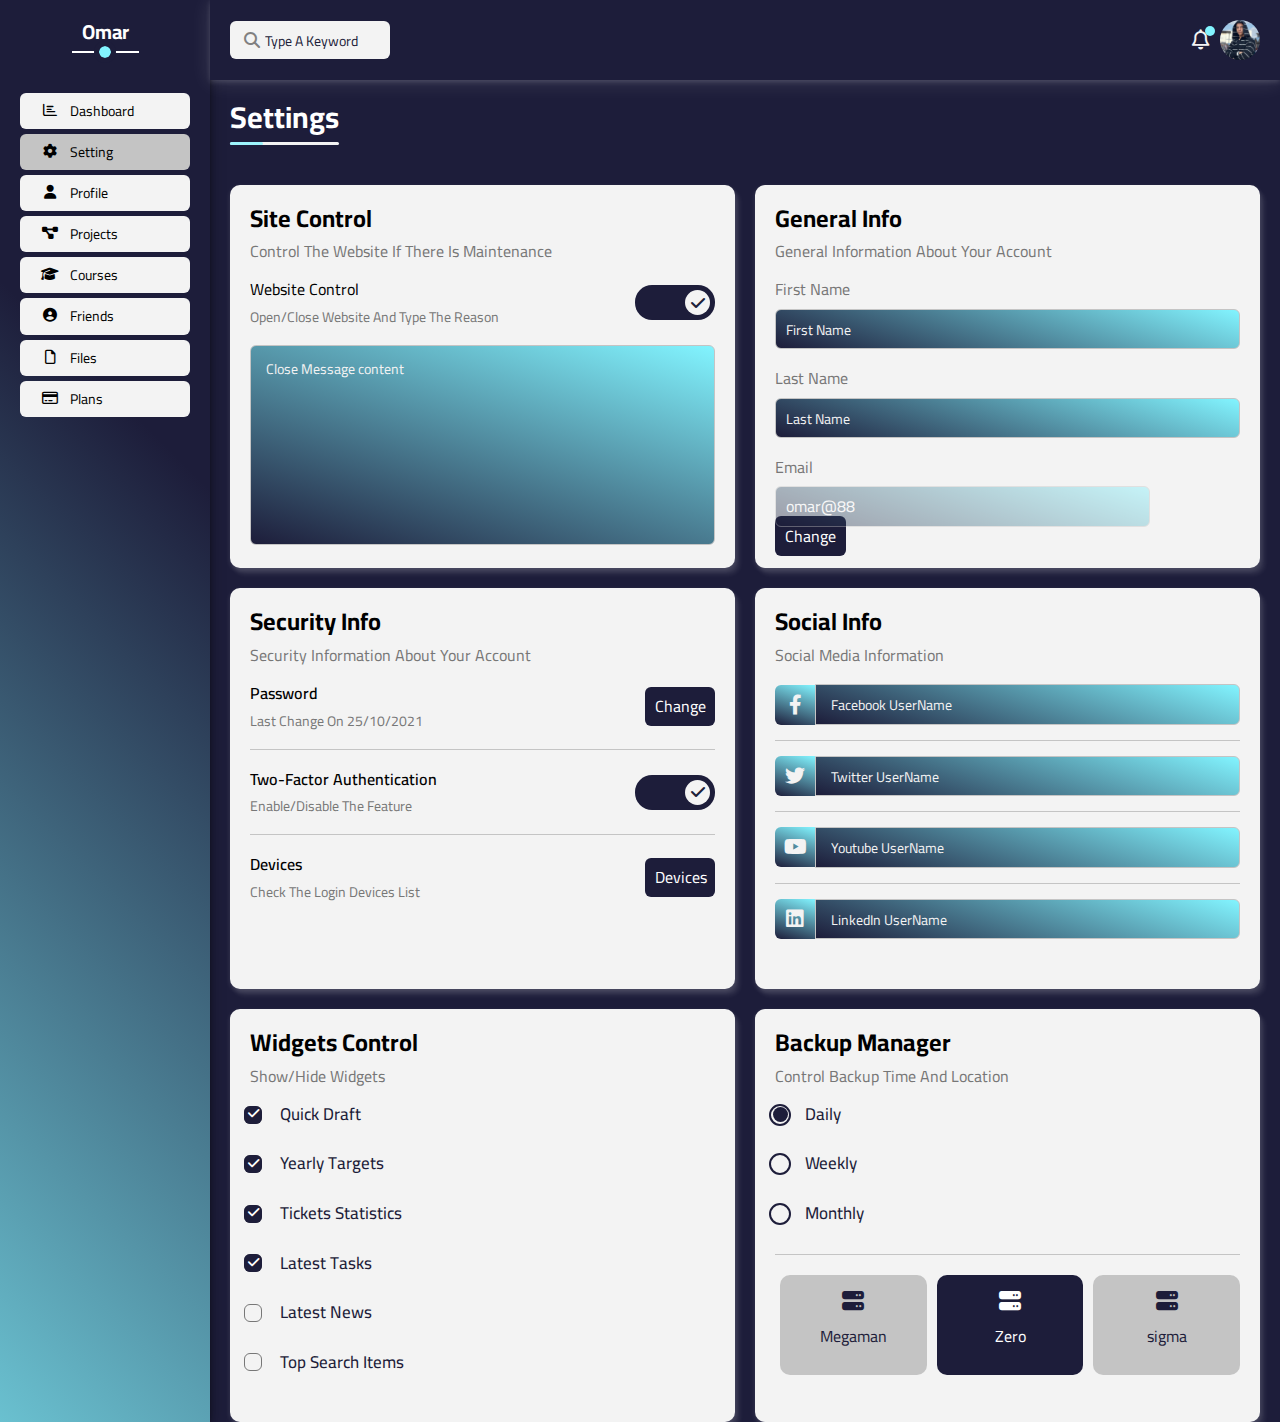
<file: 04-portfolio-project/setting.html>
<!DOCTYPE html>
<html lang="en">
  <head>
    <meta charset="UTF-8" />
    <meta name="viewport" content="width=device-width, initial-scale=1.0" />
    <link rel="stylesheet" href="css/all.min.css" />
    <link rel="stylesheet" href="css/Normalize.css" />
    <link rel="stylesheet" href="css/Project4.css" />
    <link rel="preconnect" href="https://fonts.googleapis.com" />
    <link rel="preconnect" href="https://fonts.gstatic.com" crossorigin="" />
    <link
      href="https://fonts.googleapis.com/css2?family=Cairo:wght@300;400;700&amp;display=swap"
      rel="stylesheet"
    />
    <title>Settings</title>
  </head>

  <body>
    <div class="page">
      <div class="sidebar">
        <h3>Omar</h3>
        <ul class="bar">
          <li>
            <a href="index.html">
              <i class="fa-regular fa-chart-bar fa-fw"></i
              ><span>Dashboard</span></a
            >
          </li>
          <li>
            <a class="active" href="setting.html"
              ><i class="fa-solid fa-gear"></i><span>Setting</span></a
            >
          </li>
          <li>
            <a href="profile.html"
              ><i class="fa-solid fa-user"></i><span>Profile</span></a
            >
          </li>
          <li>
            <a href="projects.html"
              ><i class="fa-solid fa-diagram-project"></i
              ><span>Projects</span></a
            >
          </li>
          <li>
            <a href="courses.html"
              ><i class="fa-solid fa-graduation-cap"></i><span>Courses</span></a
            >
          </li>
          <li>
            <a href="friends.html"
              ><i class="fa-solid fa-circle-user"></i> <span>Friends</span></a
            >
          </li>
          <li>
            <a href="files.html"
              ><i class="fa-regular fa-file"></i><span>Files</span></a
            >
          </li>
          <li>
            <a href="plans.html"
              ><i class="fa-regular fa-credit-card"></i><span>Plans</span></a
            >
          </li>
        </ul>
      </div>
      <div class="content">
        <!--Start The Head-->
        <div class="head">
          <div class="search">
            <input type="search" placeholder="Type A Keyword" />
          </div>
          <div class="info">
            <span class="notification">
              <i class="fa-regular fa-bell fa-lg"></i>
            </span>
            <img src="image/Profile.jpg" alt="" />
          </div>
        </div>
        <!--End The Head-->
        <!--Start The Setting-->
        <h1 class="Special">Settings</h1>
        <div class="setting">
          <!--Start box 1-->
          <div class="box control">
            <h2>Site Control</h2>
            <p>Control The Website If There Is Maintenance</p>
            <div>
              <div>
                <span>Website Control</span>
                <p>Open/Close Website And Type The Reason</p>
              </div>
              <div>
                <label>
                  <input class="checkbox" type="checkbox" checked />
                  <div class="switch"></div>
                </label>
              </div>
            </div>
            <textarea
              name="Message"
              placeholder="Close Message content"
            ></textarea>
          </div>
          <!--End box 1-->
          <!--Start box 2-->
          <div class="box info">
            <h2>General Info</h2>
            <p>General Information About Your Account</p>
            <div>
              <label for="first">First Name</label>
              <input type="text" id="first" placeholder="First Name" />
            </div>
            <div>
              <label for="last">Last Name</label>
              <input type="text" id="last" placeholder="Last Name" />
            </div>
            <div>
              <label for="mail">Email</label>
              <input type="email" value="omar@88" disabled name="mail" />
              <a href="#">Change</a>
            </div>
          </div>
          <!--End box 2-->
          <!--Start box 3-->
          <div class="box security">
            <h2>Security Info</h2>
            <p>Security Information About Your Account</p>
            <div class="line">
              <div class="text">
                <span>Password</span>
                <p>Last Change On 25/10/2021</p>
              </div>
              <a href="#">Change</a>
            </div>
            <div class="line">
              <div class="text">
                <span>Two-Factor Authentication</span>
                <p>Enable/Disable The Feature</p>
              </div>
              <label>
                <input class="checkbox" type="checkbox" checked />
                <div class="switch"></div>
              </label>
            </div>
            <div class="line">
              <div class="text">
                <span>Devices</span>
                <p>Check The Login Devices List</p>
              </div>
              <a href="#">Devices</a>
            </div>
          </div>
          <!--End box 3-->
          <!--Start box 4-->
          <div class="box social">
            <h2>Social Info</h2>
            <p>Social Media Information</p>
            <div class="line">
              <i class="fa-brands fa-facebook-f"></i>
              <input
                type="text"
                name="facebook"
                placeholder="Facebook UserName"
              />
            </div>
            <div class="line">
              <i class="fa-brands fa-twitter"></i>
              <input
                type="text"
                name="fa-twitter"
                placeholder="Twitter UserName"
              />
            </div>
            <div class="line">
              <i class="fa-brands fa-youtube"></i>
              <input
                type="text"
                name="youtube"
                placeholder="Youtube UserName"
              />
            </div>
            <div class="line">
              <i class="fa-brands fa-linkedin"></i>
              <input
                type="text"
                name="linkedin"
                placeholder="LinkedIn UserName"
              />
            </div>
          </div>
          <!--End box 4-->
          <!--Start box 5-->
          <div class="box widgest">
            <h2>Widgets Control</h2>
            <p>Show/Hide Widgets</p>
            <div>
              <input type="checkbox" id="one" checked />
              <label for="one">Quick Draft</label>
            </div>
            <div>
              <input type="checkbox" id="two" checked />
              <label for="two">Yearly Targets</label>
            </div>
            <div>
              <input type="checkbox" id="three" checked />
              <label for="three">Tickets Statistics</label>
            </div>
            <div>
              <input type="checkbox" id="four" checked />
              <label for="four">Latest Tasks</label>
            </div>
            <div>
              <input type="checkbox" id="five" />
              <label for="five">Latest News</label>
            </div>
            <div>
              <input type="checkbox" id="six" />
              <label for="six">Top Search Items</label>
            </div>
          </div>
          <!--End box 5-->
          <!--Start box 6-->
          <div class="box backup">
            <h2>Backup Manager</h2>
            <p>Control Backup Time And Location</p>
            <div>
              <div>
                <input type="radio" id="daily" name="time" checked />
                <label for="daily">Daily</label>
              </div>
              <div>
                <input type="radio" id="weekly" name="time" />
                <label for="weekly">Weekly</label>
              </div>
              <div>
                <input type="radio" id="monthly" name="time" />
                <label for="monthly">Monthly</label>
              </div>
            </div>
            <div>
              <input type="radio" name="server" id="server-one" />
              <div class="server">
                <label for="server-one">
                  <i class="fa-solid fa-server d-block mb-10"></i>
                  Megaman
                </label>
              </div>
              <input type="radio" name="server" id="server-two" checked />
              <div class="server">
                <label for="server-two">
                  <i class="fa-solid fa-server d-block mb-10"></i>
                  Zero
                </label>
              </div>
              <input type="radio" name="server" id="server-three" />
              <div class="server">
                <label for="server-three">
                  <i class="fa-solid fa-server d-block mb-10"></i>
                  sigma
                </label>
              </div>
            </div>
          </div>
          <!--End box 6-->
        </div>
      </div>
      <!--End The Content-->
    </div>
  </body>
</html>
</file>
<file: 04-portfolio-project/css/Project4.css>
* {
  box-sizing: border-box;
  padding: 0;
  margin: 0;
}

body {
  font-family: "Cairo", sans-serif;
  background-color: var(--main-color);
  color: white;
}

:root {
  --main-color: #1d1d3a;
  --second-color: #82f4ff;
  --third-color: #f3f3f3;
  --main-gradient: linear-gradient(
    18deg,
    var(--main-color),
    var(--second-color)
  );
  --main-duration: 0.3s;
  --p-20: 20px;
}

a {
  text-decoration: none;
}

ul {
  list-style: none;
}

*:focus {
  outline: none;
}

*::placeholder {
  color: var(--third-color);
  font-size: 14px;
}

::-webkit-scrollbar-track {
  background-color: #c4c4c4;
}

::-webkit-scrollbar {
  width: 15px;
}

::-webkit-scrollbar-thumb {
  background-image: var(--main-gradient);
}

html {
  scroll-behavior: smooth;
}

.content {
  width: 100%;
}

.page {
  display: flex;
}

.sidebar {
  padding: 20px;
  min-height: 100vh;
  background-image: linear-gradient(45deg, #82f4ffc2, #1d1d3a 70%);
  position: relative;
  box-shadow: 0 2px 14px 0 rgb(0 0 0 /35%), 0 2px 5px 0 rgb(0 0 0 /33%);
}

.sidebar > h3 {
  font-size: 20px;
  font-weight: bold;
  position: relative;
  width: fit-content;
  margin: 0 auto 50px;
}

.sidebar > h3::before,
.sidebar > h3::after {
  content: "";
  position: absolute;
  bottom: -10px;
  left: -10px;
}

.sidebar > h3::before {
  width: calc(100% + 20px);
  height: 2px;
  background-color: white;
}

.sidebar > h3::after {
  left: 50%;
  transform: translate(-50%, -50%);
  height: 12px;
  width: 12px;
  bottom: -20.5px;
  border-radius: 50%;
  outline: 5px solid #1d1d3a;
  background-color: #82f4ff;
}

.sidebar .bar {
  margin: 20px 0;
}

.sidebar .bar li i {
  color: black;
  font-size: 14px;
  width: 40px;
}

.sidebar .bar li a {
  display: flex;
  text-align: center;
  font-size: 14px;
  color: black;
  margin-bottom: 5px;
  border-radius: 6px;
  width: 170px;
  padding: 10px;
  background-color: var(--third-color);
  transition: var(--main-duration);
}

.sidebar .bar li a:hover,
.sidebar .bar li a.active {
  background-color: #c4c4c4;
}

.page .content > .head {
  display: flex;
  justify-content: space-between;
  align-items: center;
  position: relative;
  padding: var(--p-20);
  background-color: var(--main-color);
  box-shadow: 0 2px var(--p-20) 0 rgb(255 255 255 / 13%),
    0 2px 5px 0 rgb(255 255 255 /15%);
}

.page .content .head .search {
  position: relative;
}

.page .content .head .search::before {
  font-family: "Font Awesome 6 Free";
  content: "\f002";
  font-weight: 900;
  position: absolute;
  left: 22px;
  top: 50%;
  transform: translate(-50%, -50%);
  color: gray;
}

.page .content .head .search input[type="search"] {
  border: none;
  background-color: var(--third-color);
  border-radius: 6px;
  width: 160px;
  padding: 10px 0px 10px 35px;
  transition: var(--main-duration);
}

.page .content .head .search input[type="search"]:focus {
  width: 200px;
}

.page .content .head .search input::placeholder {
  color: var(--main-color) !important;
}

.page .content .head .search input:focus::placeholder {
  opacity: 0;
}

.page .content .head .info {
  display: flex;
  align-items: center;
}

.page .content .head .info .notification {
  margin-right: 10px;
  color: var(--third-color);
  position: relative;
}

.page .content .head .info .notification::before {
  content: "";
  position: absolute;
  top: -5px;
  right: -5px;
  width: 10px;
  height: 10px;
  background-color: #82f4ff;
  border-radius: 50%;
}

.page .head img {
  height: 40px;
  border-radius: 50%;
}

/*End The Head*/
/*Start The Content*/
.Special {
  position: relative;
  margin: 20px 20px 50px;
  font-size: 30px;
  font-weight: bold;
  width: fit-content;
}

.Special::before,
.Special::after {
  content: "";
  position: absolute;
  bottom: -10px;
  left: 0;
  height: 3px;
  border-radius: 6px;
}

.Special::before {
  width: 100%;
  background-color: var(--third-color);
}

.Special::after {
  width: 30%;
  background-color: #82f4ffc2;
}

.dashboard,
.setting,
.project {
  position: relative;
  padding: 0 var(--p-20);
  display: grid;
  gap: 20px;
  grid-template-columns: repeat(auto-fill, minmax(500px, 1fr));
}

.dashboard .box,
.setting .box,
.profile .box,
.project .box,
.course .box,
.friends .card,
.files .box,
.plans .box {
  background-color: var(--third-color);
  border-radius: 10px;
  box-shadow: 4px 6px 5px 0 rgb(255 255 255 / 11%),
    0 2px 5px 0 rgb(255 255 255 / 13%);
  position: relative;
}

.dashboard > .box > h2,
.setting > .box > h2,
.profile .box > h2 {
  color: black;
  margin-bottom: 20px;
}

.dashboard > .box > p,
.setting > .box > p,
.profile .box > p {
  color: #777;
  margin: -10px 0 20px;
}

/*Global Element*/
/*Start The Dashboard*/
/*Start box 1*/
.dashboard .info .intro {
  display: flex;
  justify-content: space-between;
  background-image: var(--main-gradient);
  padding: var(--p-20);
  border-top-left-radius: 6px;
  border-top-right-radius: 6px;
}

.dashboard .info .text h2 {
  color: white;
  margin-bottom: 15px;
}

.dashboard .info .intro > img {
  width: 170px;
}

.dashboard .info > img {
  height: 60px;
  border-radius: 50%;
  outline: 4px solid var(--third-color);
  position: relative;
  top: -10px;
  left: var(--p-20);
  margin-bottom: 10px;
}

.dashboard .inf {
  display: flex;
  align-items: center;
  justify-content: space-around;
  text-align: center;
  padding: var(--p-20);
  border-top: 1px solid #c4c4c4;
  border-bottom: 1px solid #c4c4c4;
}

.dashboard .inf .point h3 {
  font-weight: 500;
  color: black;
}

.dashboard .inf .point span {
  margin-top: var(--p-20);
  color: #777;
}

.dashboard .box .link {
  text-align: right;
  padding: 30px var(--p-20);
}

.dashboard .box .link a {
  padding: 5px 20px;
  color: white;
  background-image: var(--main-gradient);
  border-radius: 6px;
}

.dashboard > .box:not(:first-of-type) {
  padding: 20px;
}

/*End box 1*/
/*Start box 2*/
.dashboard .Message .input {
  width: 100%;
  padding: 15px;
  border: none;
  border-radius: 6px;
  margin-bottom: 20px;
  caret-color: var(--main-color);
  color: white;
  background-image: var(--main-gradient);
}

.dashboard .Message textarea {
  resize: none;
  height: 200px;
}

.dashboard .Message form {
  text-align: right;
}

.dashboard .Message form input[type="submit"] {
  background-image: var(--main-gradient);
  color: white;
  border: none;
  padding: 10px 20px;
  border-radius: 6px;
  cursor: pointer;
}

/*End box 2*/
/*Start box 3*/
.dashboard .project .line {
  display: flex;
  align-items: center;
}

.dashboard .project .line .icon {
  font-size: 23px;
  margin-bottom: 10px;
  margin-right: 10px;
}

.dashboard .project .line .icon i {
  width: 90px;
  height: 90px;
  display: flex;
  align-items: center;
  justify-content: center;
}

.dashboard .project .mo .icon {
  background-color: #21bac947;
  color: #21bac9;
}

.dashboard .project .pr .icon {
  background-color: #ffa5005e;
  color: #ffa500;
}

.dashboard .project .te .icon {
  background-color: #41419284;
  color: #414192;
}

.dashboard .project .details {
  flex: 1;
}

.dashboard .project .details > span {
  color: #777;
}

.dashboard .project .details h3 {
  margin: 10px 0;
}

.dashboard .project .mo .details h3 {
  color: #21bac9;
}

.dashboard .project .pr .details h3 {
  color: #ffa500;
}

.dashboard .project .te .details h3 {
  color: #414192;
}

.dashboard .project .details .progress {
  height: 4px;
  position: relative;
}

.dashboard .project .mo .details .progress {
  background-color: #21bac947;
}

.dashboard .project .pr .details .progress {
  background-color: #ffa5005e;
}

.dashboard .project .te .details .progress {
  background-color: #41419284;
}

.dashboard .project .details .progress > span {
  position: absolute;
  left: 0;
  top: 0;
  height: 100%;
}

.dashboard .project .details .progress > span::before {
  content: attr(data-prog);
  position: absolute;
  right: -17px;
  top: -37px;
  padding: 2px 5px;
  border-radius: 6px;
  color: white;
}

.dashboard .project .details .progress > span::after {
  content: "";
  position: absolute;
  top: -14px;
  right: -9px;
  border-width: 10px;
  border-style: solid;
  border-color: transparent;
}

.dashboard .project .mo .details .progress > span::after {
  border-top-color: #21bbc9;
}

.dashboard .project .pr .details .progress > span::after {
  border-top-color: #ffa500;
}

.dashboard .project .te .details .progress > span::after {
  border-top-color: #414192;
}

.dashboard .project .mo .details .progress > span,
.dashboard .project .mo .details .progress > span::before {
  background-color: #21bbc9;
}

.dashboard .project .pr .details .progress > span,
.dashboard .project .pr .details .progress > span::before {
  background-color: #ffa500;
}

.dashboard .project .te .details .progress > span,
.dashboard .project .te .details .progress > span::before {
  background-color: #414192;
}

/*End box 3*/
/*Start box 4*/
.dashboard .box .cards {
  display: flex;
  flex-wrap: wrap;
  gap: 30px;
}

.dashboard .box .cards .card {
  text-align: center;
  background-color: var(--main-color);
  padding: 20px;
  border-radius: 6px;
  width: calc(50% - 15px);
}

.dashboard .box .cards .card i {
  font-size: 20px;
}

.dashboard .box .cards .total i {
  color: orange;
}

.dashboard .box .cards .pending i {
  color: var(--second-color);
}

.dashboard .box .cards .close i {
  color: green;
}

.dashboard .box .cards .deleted i {
  color: red;
}

.dashboard .box .cards .card h3 {
  font-weight: bold;
  font-size: 22px;
  margin: 15px 0;
}

.dashboard .box .cards .card span {
  color: #777;
}

/*End box 4*/
/*Start box 5*/
.dashboard .news .box {
  display: flex;
  justify-content: space-between;
  align-items: center;
  margin-top: 20px;
}

.dashboard .news .box:not(:last-of-type) {
  border-bottom: 1px solid #c4c4c4;
}

.dashboard .news .box .details {
  display: flex;
  align-items: center;
  gap: 10px;
}

.dashboard .news .box .details img {
  max-height: 65px;
  border-radius: 10px;
  margin-bottom: 10px;
}

.dashboard .news .box .details h3 {
  font-size: 17px;
  color: black;
  font-weight: bold;
  margin-bottom: 10px;
}

.dashboard .news .box .details span {
  color: #777;
  font-size: 14px;
}

.dashboard .news .box > span {
  width: 90px;
  text-align: center;
  background-color: var(--main-color);
  color: white;
  padding: 3px 5px;
  border-radius: 6px;
  font-size: 14px;
}

/*End box 5*/
/*End The Content*/
/*Start box 6*/
.dashboard .task .line {
  display: flex;
  align-items: center;
  position: relative;
}

.dashboard .task .line:not(:last-of-type) {
  border-bottom: 1px solid #c4c4c4;
  margin-bottom: 10px;
}

.dashboard .task .line .info h3 {
  font-size: 17px;
  color: black;
  font-weight: bold;
  margin-bottom: 15px;
}

.dashboard .task .line .info p {
  color: #777;
  font-size: 14px;
  margin-bottom: 15px;
}

.dashboard .task .line i {
  color: #777;
  font-size: 14px;
  cursor: pointer;
  position: absolute;
  right: 0;
  transition: var(--main-duration);
}

.dashboard .task .line i:hover {
  color: red;
  animation: vipration 1.5s linear infinite;
}

@keyframes vipration {
  0%,
  20%,
  40%,
  70%,
  80%,
  100% {
    transform: rotate(0deg);
  }

  50% {
    transform: rotate(45deg);
  }

  60% {
    transform: rotate(-45deg);
  }
}

.dashboard .task .line:nth-of-type(4) {
  opacity: 0.4;
  text-decoration: line-through;
}

/*End box 6*/
/*Start box 7*/
.dashboard .item .line {
  display: flex;
  align-items: center;
  justify-content: space-between;
}

.dashboard .item .line:not(:last-of-type) {
  margin-bottom: 20px;
}

.dashboard .item .line:first-of-type {
  color: #777;
  font-weight: 500;
}

.dashboard .item .line:not(:first-of-type) h3 {
  color: black;
  font-size: 17px;
  margin-bottom: 10px;
  font-weight: 500;
}

.dashboard .item .line:not(:first-of-type) span {
  display: block;
  width: 30px;
  padding: 2px 3px;
  border-radius: 6px;
  text-align: center;
  font-size: 14px;
  background-color: var(--main-color);
}

/*End box 7*/
/*Start box 8*/
.dashboard .upload li {
  display: flex;
  align-items: center;
  justify-content: space-between;
}

.dashboard .upload .line {
  display: flex;
  align-items: flex-start;
  gap: 10px;
}

.dashboard .upload li:not(:last-of-type) {
  margin-bottom: 10px;
  border-bottom: 1px solid #c4c4c4;
}

.dashboard .upload img {
  width: 40px;
}

.dashboard .upload .info h3 {
  color: black;
  font-size: 16px;
  font-weight: bold;
}

.dashboard .upload .info > span {
  display: block;
  font-size: 14px;
  margin: 5px 0 10px;
  color: #777;
}

.dashboard .upload li > span {
  display: block;
  background-color: var(--main-color);
  font-size: 13px;
  width: 50px;
  padding: 3px 5px;
  text-align: center;
  border-radius: 6px;
}

/*End box 8*/
/*Start box 9*/
.dashboard .last ul {
  position: relative;
}

.dashboard .last ul::before {
  content: "";
  position: absolute;
  width: 2px;
  height: 97%;
  left: 7px;
  top: -4px;
  background-color: var(--main-color);
  border-radius: 6px;
}

.dashboard .last li {
  position: relative;
  padding: 0 0 var(--p-20) 40px;
  color: black;
}

.dashboard .last li::before {
  content: "";
  position: absolute;
  width: 25px;
  height: 25px;
  border-radius: 50%;
  left: -7px;
  top: -3px;
  outline: 2px solid var(--main-color);
  border: 3px solid var(--third-color);
  background-color: var(--main-color);
  z-index: 1;
}

.dashboard .last li:nth-of-type(4)::before {
  animation: appear 1.5s linear infinite;
}

.dashboard .last > img {
  position: absolute;
  bottom: 0;
  right: 0;
  width: 170px;
  opacity: 0.1;
}

@keyframes appear {
  0%,
  100% {
    background-color: var(--main-color);
  }

  50% {
    background-color: var(--third-color);
  }
}

.dashboard .last li:last-of-type::before {
  background-color: var(--third-color);
}

.dashboard .last li:not(:last-of-type) {
  margin-bottom: 15px;
}

/*End box 9*/
/*Start box 10*/
.dashboard .reminder ul {
  margin-left: 20px;
}

.dashboard .reminder li {
  position: relative;
  padding-left: 15px;
  border-left: 2px solid black;
}

.dashboard .reminder li::before {
  content: "";
  position: absolute;
  width: 15px;
  height: 15px;
  border-radius: 50%;
  left: -20px;
  top: 50%;
  transform: translate(-50%, -50%);
  background-color: black;
}

.dashboard .reminder li:first-of-type {
  border-left-color: red;
}

.dashboard .reminder li:first-of-type::before {
  background-color: red;
}

.dashboard .reminder li:nth-of-type(2) {
  border-left-color: blue;
}

.dashboard .reminder li:nth-of-type(2)::before {
  background-color: blue;
}

.dashboard .reminder li:nth-of-type(3) {
  border-left-color: orange;
}

.dashboard .reminder li:nth-of-type(3)::before {
  background-color: orange;
}

.dashboard .reminder li:last-of-type {
  border-left-color: green;
}

.dashboard .reminder li:last-of-type::before {
  background-color: green;
}

.dashboard .reminder li h4 {
  color: black;
  margin-bottom: 10px;
}

.dashboard .reminder li span {
  display: block;
  color: #777;
  font-size: 14px;
}

.dashboard .reminder li:not(:last-of-type) {
  margin-bottom: 20px;
}

/*End box 10*/
/*Start box 11*/
.dashboard .post .info {
  display: flex;
  align-items: center;
  border-bottom: 1px solid #c4c4c4;
  margin-bottom: 20px;
  padding-bottom: 20px;
}

.dashboard .post .info > img {
  top: 9px;
  margin-right: 25px;
  margin-bottom: 20px;
  left: 0;
}

.dashboard .post .info .text h3 {
  color: black;
  margin-bottom: 10px;
}

.dashboard .post .info .text span {
  color: #777;
  font-size: 14px;
}

.dashboard .post > p {
  color: black !important;
  line-height: 1.7;
  font-size: 16px;
  margin-bottom: 40px !important;
}

.dashboard .post .react {
  display: flex;
  align-items: center;
  justify-content: space-between;
  border-top: 1px solid #c4c4c4;
  color: gray;
  padding-top: 20px;
}

/*End box 11*/
/*Start box 12*/
.dashboard .social li {
  margin-top: 20px;
  display: flex;
  align-items: center;
  background-color: rgb(85, 85, 221);
}

.dashboard .social li i {
  background-color: blue;
  font-size: 35px;
  width: 60px;
  text-align: center;
  padding: 10px;
}

.dashboard .social li span {
  display: block;
  flex-grow: 1;
  margin-left: 20px;
  padding: 3px 5px;
}

.dashboard .social li a {
  display: block;
  padding: 5px 10px;
  color: white;
  margin-right: 20px;
  border-radius: 6px;
}

.dashboard .social li:first-of-type {
  background-color: rgba(0, 102, 255, 0.256);
}

.dashboard .social li:first-of-type i {
  background-color: #1b1bff;
}

.dashboard .social li:first-of-type span {
  color: #1b1bff;
}

.dashboard .social li:first-of-type a {
  background-color: #1b1bff;
}

.dashboard .social li:nth-of-type(2) {
  background-color: rgba(5, 5, 101, 0.238);
}

.dashboard .social li:nth-of-type(2) i {
  background-color: rgb(5, 5, 101);
}

.dashboard .social li:nth-of-type(2) i {
  background-color: rgb(10 10 157);
}

.dashboard .social li:nth-of-type(2) span {
  color: rgb(10 10 157);
}

.dashboard .social li:nth-of-type(2) a {
  background-color: rgb(10 10 157);
}

.dashboard .social li:nth-of-type(3) {
  background-color: rgba(154, 9, 9, 0.227);
}

.dashboard .social li:nth-of-type(3) i {
  background-color: rgb(209 7 7);
}

.dashboard .social li:nth-of-type(3) span {
  color: rgb(209 7 7);
}

.dashboard .social li:nth-of-type(3) a {
  background-color: rgb(209 7 7);
}

.dashboard .social li:nth-of-type(4) {
  background-color: #0668b566;
}

.dashboard .social li:nth-of-type(4) i {
  background-color: #0668b5c2;
}

.dashboard .social li:nth-of-type(4) span {
  color: #0668b5c2;
}

.dashboard .social li:nth-of-type(4) a {
  background-color: #0668b5c2;
}

/*End box 12*/
/*Start The Table*/
.Projects {
  background-color: var(--third-color);
  padding: var(--p-20);
  position: relative;
  margin: 20px;
  border-radius: 10px;
  box-shadow: 4px 6px 5px 0 rgb(255 255 255 / 11%),
    0 2px 5px 0 rgb(255 255 255 / 13%);
}

.Projects > h2 {
  color: black;
  margin-bottom: 20px;
}

.Projects .responsive {
  overflow-x: auto;
  border-radius: 10px;
}

table {
  min-width: 1000px;
  color: black;
  border-spacing: 0;
  width: 100%;
}

.Projects table thead {
  width: 100%;
  color: white;
  background-image: var(--main-gradient);
}

.Projects table thead td {
  padding: 15px;
}

.Projects table tbody td {
  padding: 20px 20px 20px 15px;
  border: 1px solid rgb(10 105 161 / 19%);
  text-transform: capitalize;
}

table img {
  height: 30px;
  border-radius: 50%;
  margin: 0 -15px 0 0;
}

table tbody tr {
  transition: var(--main-duration);
}

table tbody tr:hover {
  background-color: #c4c4c463;
}

table span {
  display: block;
  padding: 5px 10px;
  border-radius: 6px;
  color: white;
  width: fit-content;
  font-weight: bold;
  font-size: 14px;
}

table .rejected {
  background-color: #ff3333;
}

table .pending {
  background-color: #e99700;
}

table .completed {
  background-color: #0f8c0fb5;
}

table .in-progress {
  background-color: #4d4dff;
}

/*End The Table*/
/*End The Dashboard*/
/*Start The Setting*/
/*Start box 1*/
.setting .box {
  padding: var(--p-20);
}

.setting .control > div {
  display: flex;
  justify-content: space-between;
  align-items: center;
  margin-bottom: 20px;
}

.setting .control > div span {
  display: block;
  margin-bottom: 10px;
  color: black;
}

.setting .control > div p {
  color: #777;
  font-size: 14px;
}

.setting label .checkbox {
  -webkit-appearance: none;
  appearance: none;
  display: none;
}

.setting label .switch {
  position: relative;
  width: 80px;
  border-radius: 17px;
  height: 35px;
  background-color: #c4c4c4;
  cursor: pointer;
  transition: var(--main-duration);
}

.setting label .switch::before {
  font-family: "Font Awesome 6 Free";
  content: "\f00d";
  font-weight: 900;
  position: absolute;
  top: 5px;
  left: 5px;
  display: flex;
  justify-content: center;
  align-items: center;
  background-color: var(--third-color);
  color: #c4c4c4;
  width: 25px;
  height: 25px;
  border-radius: 50%;
  transition: var(--main-duration);
}

.setting label .checkbox:checked + .switch {
  background-color: var(--main-color);
}

.setting label .checkbox:checked + .switch::before {
  content: "\f00c";
  font-weight: 900;
  left: 50px;
  color: var(--main-color);
}

.setting .control textarea {
  width: 100%;
  height: 200px;
  resize: none;
  padding: 15px;
  background-image: var(--main-gradient);
  color: white;
  border: 1px solid #c4c4c4;
  border-radius: 6px;
}

/*End box 1*/
/*Start box 2*/
.setting .info > div {
  margin-top: 20px;
}

.setting .info > div > input {
  width: 100%;
  border-radius: 6px;
  padding: 10px;
  border: 1px solid #c4c4c4;
  background-image: var(--main-gradient);
  color: white;
  caret-color: white;
}

.setting .info > div label {
  margin-bottom: 10px;
  color: #777;
  display: block;
}

.setting .info > div:last-of-type input {
  display: inline-flex;
  width: calc(100% - 90px);
  cursor: no-drop;
  margin-right: 16px;
  opacity: 0.4;
}

.setting .info > div:last-of-type a {
  width: 60px;
  padding: 5px 10px;
  background-color: var(--main-color);
  border-radius: 6px;
  color: white;
  transition: var(--main-duration);
}

.setting .info > div:last-of-type a:hover {
  filter: contrast(20);
}

/*End box 2*/
/*Start box 3*/
.setting .line {
  display: flex;
  justify-content: space-between;
  align-items: center;
  padding-bottom: var(--p-20);
  margin-bottom: 20px;
}

.setting .line:not(:last-of-type) {
  border-bottom: 1px solid #c4c4c4;
}

.setting .line span {
  display: block;
  color: black;
  font-weight: 600;
}

.setting .line p {
  margin-top: 10px;
  color: #777;
  font-size: 14px;
}

.setting .line a {
  color: white;
  width: 70px;
  padding: 10px;
  background-color: var(--main-color);
  border-radius: 6px;
}

.setting .line a:hover {
  filter: contrast(20);
}

/*End box 3*/
/*Start box 4*/
.setting .social .line {
  margin-bottom: 15px;
  padding-bottom: 15px;
  display: flex;
  justify-content: space-between;
  align-items: center;
}

.setting .social .line input {
  flex-grow: 1;
  background-image: var(--main-gradient);
  border-radius: 0 6px 6px 0;
  border: 1px solid #c4c4c4;
  padding: 10px 15px;
  color: white;
  caret-color: white;
}

.setting .social .line i {
  background-image: var(--main-gradient);
  color: var(--third-color);
  width: 40px;
  height: 40px;
  font-size: 20px;
  display: flex;
  justify-content: center;
  align-items: center;
  transition: var(--main-duration);
  border-radius: 6px 0 0 6px;
}

.setting .social .line:focus-within i {
  color: var(--main-color);
}

/*End box 4*/
/*Start box 5*/
.setting .widgest > div {
  display: flex;
  align-items: center;
  margin-bottom: 15px;
  padding-bottom: 15px;
}

.setting .widgest > div input {
  -webkit-appearance: none;
  appearance: none;
}

.setting .widgest > div label {
  position: relative;
  color: var(--main-color);
  font-size: 17px;
  font-weight: 500;
  padding-left: 30px;
  cursor: pointer;
}

.setting .widgest > div label::before,
.setting .widgest > div label::after {
  content: "";
  position: absolute;
  left: 3px;
  top: 50%;
  transform: translate(-50%, -50%);
  width: 16px;
  height: 16px;
  border-radius: 6px;
}

.setting .widgest > div label::before {
  background-color: var(--third-color);
  border: 1px solid #777;
}

.setting .widgest > div label:hover::before {
  border: 1px solid var(--main-color);
}

.setting .widgest > div label::after {
  font-family: "Font Awesome 6 Free";
  content: "\f00c";
  font-weight: 900;
  width: 18px;
  height: 18px;
  font-size: 13px;
  margin: -9px 0 0 -9px;
  color: white;
  background-color: var(--main-color);
  display: flex;
  justify-content: center;
  align-items: center;
  transform: scale(0) rotate(360deg);
  transition: var(--main-duration);
}

.setting .widgest input[type="checkbox"]:checked + label::after {
  transform: scale(1);
}

/*End box 5*/
/*Start box6*/
.setting .backup > div > div {
  display: flex;
  align-items: center;
  margin-bottom: 15px;
  padding-bottom: 15px;
}

.setting .backup > div:first-of-type {
  border-bottom: 1px solid #c4c4c4;
}

.setting .backup > div:first-of-type input {
  -webkit-appearance: none;
  appearance: none;
}

.setting .backup > div:first-of-type label {
  color: var(--main-color);
  position: relative;
  font-size: 17px;
  font-weight: 500;
  padding-left: 30px;
  cursor: pointer;
}

.setting .backup > div:first-of-type label::before,
.setting .backup > div:first-of-type label::after {
  content: "";
  position: absolute;
  top: 50%;
  left: 5px;
  transform: translate(-50%, -50%);
  border-radius: 50%;
}

.setting .backup > div:first-of-type label::before {
  width: 18px;
  height: 18px;
  border: 2px solid var(--main-color);
  background-color: var(--third-color);
}

.setting .backup > div:first-of-type label::after {
  width: 15px;
  height: 15px;
  background-color: var(--main-color);
  transform: scale(0);
  transition: var(--main-duration);
  margin: -7.8px 0 0 -7.5px;
}

.setting
  .backup
  > div:first-of-type
  input[type="radio"]:checked
  + label::after {
  transform: scale(1);
}

.setting .backup > div:nth-of-type(2) {
  display: flex;
  align-items: center;
  padding-top: var(--p-20);
  text-align: center;
  color: var(--main-color);
  gap: 5px;
}

.setting .backup > div:nth-of-type(2) .server {
  position: relative;
  width: 100%;
  border-bottom: 15px;
  background-color: #c4c4c4;
  border-radius: 10px;
  justify-content: center;
}

.setting .backup > div:nth-of-type(2) input[type="radio"] {
  -webkit-appearance: none;
  appearance: none;
}

.setting .backup > div:nth-of-type(2) .server label {
  display: block;
  margin: 15px;
  width: 100%;
  cursor: pointer;
}

.setting .backup > div:nth-of-type(2) label i {
  display: block;
  font-size: 22px;
  margin-bottom: 15px;
}

.setting .backup > div:nth-of-type(2) input:checked + .server {
  background-color: var(--main-color);
  color: white;
}

/*End box 6*/
/*End The Setting*/
/*Start The Profile*/
/*Start box 1*/
.profile {
  position: relative;
  padding: 0 var(--p-20);
}

.profile > .info {
  display: flex;
  align-items: center;
}

.profile .info .card:first-of-type {
  padding: 50px;
  color: black;
  text-align: center;
}

.profile .info .card img {
  height: 120px;
  border-radius: 50%;
  border-right: 1px solid #c4c4c4;
}

.profile .info .card h3 {
  margin: 15px 0 10px;
  color: var(--main-color);
}

.profile .info .card span:first-of-type {
  color: #777;
}

.profile .info .card .level {
  position: relative;
  width: 100%;
  height: 4px;
  background-color: var(--main-color);
  border-radius: 10px;
  margin: 15px 0;
}

.profile .info .card .level span {
  height: inherit;
  position: absolute;
  background-image: var(--main-gradient);
  left: 0;
  top: 0;
  border-radius: inherit;
}

.profile .info .card .rate {
  color: #f49e00;
  margin: 0 0 15px;
}

.profile .card .line {
  padding: var(--p-20) 40px var(--p-20) var(--p-20);
  display: flex;
  flex-wrap: wrap;
  align-items: center;
  transition: var(--main-duration);
}

.profile .card .line.line:not(:last-of-type) {
  border-bottom: 1px solid #c4c4c4;
}

.profile .card .line:hover {
  background-color: #ddd;
  border-radius: 0 10px 10px 0;
}

.profile .card .line h4 {
  color: var(--main-color);
  width: 100%;
  font-weight: 500;
}

.profile .card .line > div {
  min-width: 250px;
  font-size: 15px;
  padding: 15px 0 0;
}

.profile .card .line span:nth-of-type(2) {
  color: var(--main-color);
}

.profile .card .line > div:last-of-type label input[type="checkbox"] {
  -webkit-appearance: none;
  appearance: none;
  display: none;
}

.profile .card .line > div:last-of-type label .switch {
  position: relative;
  width: 90px;
  height: 30px;
  border-radius: 15px;
  cursor: pointer;
  background-color: #c4c4c4;
  transition: var(--main-duration);
}

.profile .line label .switch::before {
  font-family: "Font Awesome 6 Free";
  content: "\f00d";
  font-weight: 900;
  position: absolute;
  left: 5px;
  font-size: 14px;
  color: #c4c4c4;
  top: 5px;
  background-color: var(--third-color);
  width: 20px;
  height: 20px;
  display: flex;
  border-radius: 50%;
  justify-content: center;
  align-items: center;
  transition: var(--main-duration);
}

.profile .line input[type="checkbox"]:checked + .switch {
  background-color: var(--main-color) !important;
}

.profile .line input[type="checkbox"]:checked + .switch::before {
  content: "\f00c";
  left: 65px;
  color: var(--main-color);
}

/*End box 1*/
/*Start Other*/
.other {
  display: flex;
  justify-content: space-between;
  padding: var(--p-20) 0;
  gap: 20px;
}

/*Start box skills*/
.profile .skills {
  padding: var(--p-20);
  flex-grow: 1;
}

.profile .skills li {
  padding: 15px 0;
}

.profile .skills li:not(:last-of-type) {
  border-bottom: 1px solid #c4c4c4;
}

.profile .skills li span {
  padding: 5px 10px;
  display: inline-flex;
  margin-right: 10px;
  align-items: center;
  background-color: var(--main-color);
  color: white;
  border-radius: 10px;
  font-size: 14px;
  cursor: pointer;
}

/*End box skills*/
/*Start box activite*/
.profile .activite {
  padding: var(--p-20);
  flex-grow: 2;
}

.profile .activite .line {
  display: flex;
  align-items: center;
  margin: 20px 0;
  padding: 0 0 20px;
}

.profile .activite .line:not(:last-of-type) {
  border-bottom: 1px solid #c4c4c4;
}

.profile .activite .line .info {
  flex-grow: 1;
}

.profile .activite .line h4 {
  color: var(--main-color);
  margin: 10px 0;
}

.profile .activite .line span {
  color: #777;
  font-weight: bold;
  font-size: 15px;
}

.profile .activite .line img {
  height: 65px;
  border-radius: 50%;
  margin-right: 15px;
}

/*End box activite*/
/*End Other*/
/*End The Profile*/
/*Start The Project*/
.project .box {
  padding: 20px;
  position: relative;
}

.project .box > h3 {
  color: var(--main-color);
  margin-bottom: 15px;
  font-size: 15px;
  font-weight: 500;
}

.project .box > p {
  color: #777;
  margin-bottom: 40px;
}

.project .box > span {
  color: #777;
  font-size: 14px;
  display: block;
  position: absolute;
  top: 10px;
  right: 10px;
}

.project .box .team {
  position: relative;
  min-height: 80px;
  margin-bottom: 15px;
}

.project .box .team img {
  height: 40px;
  border-radius: 50%;
  outline: 2px solid var(--third-color);
}

.project .box .team a {
  position: absolute;
  left: 0;
  bottom: 0;
}

.project .box .team a:nth-of-type(2) {
  left: 25px;
}

.project .box .team a:nth-of-type(3) {
  left: 50px;
}

.project .box .team a:nth-of-type(4) {
  left: 75px;
}

.project .box .team a:nth-of-type(5) {
  left: 100px;
}

.project .box .team a:hover {
  z-index: 2;
}

.project .box ul {
  display: flex;
  align-items: center;
  justify-content: flex-end;
  border-bottom: 1px solid #c4c4c4;
  border-top: 1px solid #c4c4c4;
}

.project .box ul li {
  background-color: var(--main-color);
  color: white;
  font-size: 12px;
  margin: 15px 5px;
  padding: 5px 10px;
  border-radius: 6px;
}

.project .box .progress {
  display: flex;
  justify-content: space-between;
  align-items: center;
  padding: 15px 0;
}

.project .box .progress .prog {
  position: relative;
  background-color: #c4c4c4;
  width: 50%;
  height: 5px;
  border-radius: 6px;
  margin-bottom: 10px;
}

.project .box .progress .prog span {
  position: absolute;
  height: inherit;
  border-radius: inherit;
  top: 0;
  left: 0;
}

.project .box .progress > span {
  color: #777;
  font-weight: bold;
  font-size: 15px;
}

/*End The Project*/
/*Start The Courses*/
.course {
  margin: 20px;
  display: grid;
  grid-template-columns: repeat(auto-fill, minmax(350px, 1fr));
  gap: 30px;
}

.course .box {
  overflow: hidden;
}

.course .box .course .box {
  position: relative;
  width: 100%;
  border-radius: 6px;
  overflow: hidden;
}

.course .box .image {
  position: relative;
  z-index: 1;
  overflow: hidden;
  border-radius: 6px 6px 0 0;
  margin-bottom: 30px;
  height: 400px;
}

.course .box .image::before {
  content: "";
  position: absolute;
  top: 50%;
  left: 50%;
  width: 0;
  height: 0;
  background-color: rgb(255 255 255 / 40%);
  transform: translate(-50%, -50%);
  z-index: 1;
  border-radius: inherit;
  opacity: 1;
}

.course .box:hover .image::before {
  animation: flash 0.3s linear forwards;
}

@keyframes flash {
  100% {
    width: 200%;
    height: 200%;
    opacity: 0;
  }
}

.course img:first-child {
  position: relative;
  height: 100%;
  width: 100%;
  transition: var(--main-duration);
}

.course .box:hover img:first-child {
  transform: scale(1.2) rotate(-3deg);
}

.course .box .data {
  padding: var(--p-20) 15px 0;
  position: absolute;
  z-index: 10;
  background-color: var(--third-color);
  bottom: -200px;
  transition: 0.3s;
}

.course .box:hover .data {
  bottom: 0;
}

.course .box .data h3 {
  color: var(--main-color);
  font-size: 18px;
  margin-bottom: 10px;
}

.course .box .data p {
  color: #777;
  font-size: 15px;
  line-height: 2;
}

.course img:nth-child(2) {
  position: absolute;
  top: 20px;
  left: 20px;
  height: 60px;
  border-radius: 50%;
  outline: 3px solid var(--third-color);
  z-index: 10;
}

.course .box .info {
  position: relative;
  padding: 15px;
  display: flex;
  justify-content: space-between;
  align-items: center;
  font-size: 14px;
  border-top: 1px solid #c4c4c4;
  color: #777;
}

.course .box .info::before {
  content: "More";
  color: white;
  font-size: 15px;
  padding: 5px 10px;
  background-color: var(--main-color);
  border-radius: 6px;
  position: absolute;
  top: 0;
  left: 50%;
  transform: translate(-50%, -50%);
  cursor: pointer;
  transition: var(--main-duration);
}

.course .box:hover .info::before {
  content: "Course Info";
}

/*End The Courses*/
/*Start The friends*/
.friends {
  margin: 20px;
  display: grid;
  grid-template-columns: repeat(auto-fill, minmax(350px, 1fr));
  gap: 30px;
}

.friends .card {
  padding: var(--p-20);
}

.friends .contact {
  position: absolute;
  top: 10px;
  left: 10px;
  display: flex;
}

.friends .contact i {
  color: var(--main-color);
  background-color: #c4c4c4;
  width: 30px;
  height: 30px;
  border-radius: 50%;
  margin-right: 10px;
  display: flex;
  justify-content: center;
  align-items: center;
  transition: var(--main-duration);
  cursor: pointer;
}

.friends .contact i:hover {
  color: var(--third-color);
  background-color: var(--main-color);
}

.friends .textimg {
  padding: var(--p-20) 0 0;
  text-align: center;
}

.friends .textimg img {
  border-radius: 50%;
  height: 100px;
  width: 100px;
  margin-bottom: 20px;
}

.friends .textimg h3 {
  color: var(--main-color);
  font-size: 18px;
  margin-bottom: 5px;
}

.friends .textimg p {
  color: #777;
  font-size: 15px;
}

.friends .info {
  margin: 20px 0;
  position: relative;
  border-top: 1px solid #c4c4c4;
  border-bottom: 1px solid #c4c4c4;
}

.friends .info > div {
  color: var(--main-color);
  margin: 15px 0;
}

.friends .info > div i {
  margin-right: 5px;
}

.friends .info > div span {
  font-size: 15px;
}

.friends .info > span {
  display: block;
  position: absolute;
  right: 0;
  top: 50%;
  transform: translateY(-50%);
  font-size: 60px;
  font-weight: bold;
  color: orange;
  opacity: 0.2;
}

.friends .control {
  display: flex;
  justify-content: space-between;
  align-items: center;
}

.friends .control span {
  color: #777;
  font-size: 14px;
}

.friends .control div a {
  border-radius: 10px;
  padding: 0px 10px;
  color: white;
  font-size: 15px;
}

.friends .control div a:first-of-type {
  background-color: var(--main-color);
  margin-right: 10px;
}

.friends .control div a:nth-of-type(2) {
  background-color: red;
}

/*End The friends*/
/*Start The Files*/
/* Start The container*/
.files {
  display: flex;
  align-items: flex-start;
}

.files .container {
  margin: 20px;
  flex: 1;
  display: grid;
  grid-template-columns: repeat(auto-fill, minmax(200px, 1fr));
  gap: 20px;
}

.files .box {
  padding: 10px;
}

.files .container .box > i {
  position: absolute;
  top: 10px;
  left: 10px;
  color: #777;
}

.files .container .box .data {
  width: 100%;
  text-align: center;
}

.files .container .box .data img {
  height: 75px;
  margin: 10px 0;
  transition: var(--main-duration);
}

.files .container .box:hover img {
  transform: rotate(6deg);
}

.files .container .box > span {
  display: block;
  margin: 15px 0;
  color: #777;
  font-size: 14px;
}

.files .container .box .data h4 {
  font-weight: normal;
  color: var(--main-color);
}

.files .container .box .info {
  display: flex;
  align-items: center;
  justify-content: space-between;
  color: #777;
  font-size: 14px;
}

/* End The container*/
/*Start The Statistics*/
.files .statistics {
  margin: 20px 20px 0 0;
  padding: var(--p-20);
  position: relative;
  min-width: 250px;
}

.files .statistics h2 {
  color: var(--main-color);
  margin-bottom: 15px;
}

.files .statistics .line {
  border: 1px solid #c4c4c4;
  padding: 10px;
  display: flex;
  align-items: center;
  margin-bottom: 15px;
  border-radius: inherit;
}

.files .statistics .line i {
  width: 40px;
  height: 40px;
  display: flex;
  justify-content: center;
  align-items: center;
  color: white;
  margin-right: 10px;
  border-radius: 6px;
}

.files .statistics .line > div {
  flex: 1;
}

.files .statistics .line > div h4 {
  font-weight: normal;
  color: var(--main-color);
  margin-bottom: 5px;
  font-size: 14px;
}

.files .statistics .line > div span {
  color: #777;
  font-size: 13px;
}

.files .statistics .line > span {
  color: #777;
  font-size: 13px;
}

.files .statistics a {
  text-align: center;
  display: block;
  color: white;
  background-color: var(--main-color);
  padding: 10px 15px;
  font-size: 15px;
  border-radius: 6px;
  margin: 10px auto 0;
  width: fit-content;
  transition: var(--main-duration);
}

.files .statistics .upload i {
  margin-right: 10px;
  font-size: 13px;
}

.files .statistics .upload:hover {
  background-color: #05051f;
}

.files .statistics .upload:hover i {
  animation: up 0.8s infinite;
}

@keyframes up {
  0%,
  100% {
    transform: translateY(0);
  }

  50% {
    transform: translateY(-5px);
  }
}

/*End The Statistics*/
/*End The Files*/
/*Start The Plans*/
.plans {
  display: grid;
  grid-template-columns: repeat(auto-fill, minmax(350px, 1fr));
  gap: 20px;
  margin: 20px;
}

.plans .box {
  padding: var(--p-20);
  border-radius: 0;
}

.plans .box .head {
  padding: 30px 0;
  text-align: center;
  color: var(--third-color);
  border: 3px solid var(--third-color);
  margin-bottom: 10px;
}

.plans .box:first-of-type .head {
  background-color: #0668b5;
  outline: 3px solid #0668b5;
}

.plans .box:nth-of-type(2) .head {
  background-image: var(--main-gradient);
  outline: 3px solid #12bdcc;
}

.plans .box:nth-of-type(3) .head {
  background-color: var(--main-color);
  outline: 3px solid var(--main-color);
}

.plans .box .head .number {
  position: relative;
  width: fit-content;
  margin: 10px auto;
  font-size: 50px;
}

.plans .box .head .number span {
  font-size: 25px;
  position: absolute;
  top: 0;
  left: -20px;
  font-weight: bold;
}

.plans .box li {
  padding: 15px 0;
  color: var(--main-color);
  display: flex;
  align-items: center;
}

.plans .box li:not(:last-of-type) {
  border-bottom: 1px solid #c4c4c4;
}

.plans .box li i {
  font-size: 15px;
}

.plans .box li .fa-check {
  color: green;
}

.plans .box li .fa-xmark {
  color: red;
}

.plans .box li .help {
  color: var(--main-color);
  display: block;
  width: fit-content;
  margin-left: auto;
}

.plans .box li span {
  margin-left: 10px;
}

.plans .box li:last-of-type a {
  display: block;
  color: var(--third-color);
  padding: 10px 50px;
  font-size: 20px;
  border-radius: 6px;
  margin: 10px auto 0;
}

.plans .box:first-of-type li:last-of-type a {
  background-color: #0668b5;
}

.plans .box:nth-of-type(2) li:last-of-type a {
  background-image: var(--main-gradient);
}

.plans .box:nth-of-type(3) li:last-of-type a {
  background-color: var(--main-color);
}

.plans .box li:last-of-type span {
  margin: auto;
  color: #777;
  font-size: 18px;
}

/*End The Content*/
/*End The Content*/

@media (max-width: 767px) {
  .sidebar > h3::before,
  .sidebar > h3::after {
    display: none;
  }

  .sidebar .bar li span {
    display: none;
  }

  .sidebar {
    padding: 10px;
  }

  .sidebar .bar li a {
    width: fit-content;
    padding: 10px 0;
  }

  .box .cards .card {
    width: 100%;
  }

  .setting .backup > div:nth-of-type(2) {
    flex-direction: column;
  }

  .profile .info {
    flex-direction: column;
  }

  .profile .card .line {
    text-align: center;
  }

  .profile .card .line > div:last-of-type label .switch {
    margin: auto;
  }

  .other {
    flex-direction: column;
  }

  .profile .skills li {
    text-align: center;
  }

  .profile .activite .line {
    flex-direction: column;
    text-align: center;
  }

  .profile .activite .line img {
    margin: 0;
    border-right: none;
  }

  .project {
    grid-template-columns: minmax(200px, 1fr);
    margin-left: 10px;
    margin-right: 10px;
    gap: 10px;
  }

  .project .box ul {
    flex-direction: column;
    align-items: flex-start;
    margin-top: 0;
  }

  .project .box .progress {
    flex-direction: column;
  }

  .project .box .progress .prog {
    width: 100%;
  }

  .course,
  .friends {
    grid-template-columns: minmax(200px, 1fr);
  }

  .course .box .image {
    height: 300px;
  }

  .friends .control .link {
    display: flex;
    flex-direction: column;
    gap: 10px;
  }

  .files {
    flex-direction: column-reverse;
    align-items: center;
  }

  .files .statistics {
    margin: 20px;
  }
}

@media (max-width: 992px) {
  .dashboard,
  .setting,
  .plans {
    grid-template-columns: 100%;
  }
}
</file>
<file: 05-review/Css/style.css>
:root {
  --section-padding: 60px;
  --secton-color: #f6f6f6;
  --main-color: #10cab7;
  --secondary-color: #2c4755;
}

* {
  -webkit-box-sizing: border-box;
  -moz-box-sizing: border-box;
  box-sizing: border-box;
}

html {
  scroll-behavior: smooth;
}

body {
  font-family: "Work Sans", sans-serif;
}

.container {
  padding-left: 20px;
  padding-right: 20px;
  margin-left: auto;
  margin-right: auto;
}

li {
  list-style: none;
}

a {
  text-decoration: none;
}

.text-special {
  color: #eee;
  font-size: 100px;
  font-weight: 800;
  margin: 0;
  text-align: center;
}

.text-special + p {
  color: #777;
  font-size: 17px;
  margin: -30px;
  text-align: center;
}

/* Start header  */
header {
  padding: 20px;
}

header .container {
  display: flex;
  justify-content: space-between;
  align-items: center;
}

header .logo {
  width: 70px;
}

header .container .links {
  position: relative;
}

header .links .icon {
  width: 30px;
  display: flex;
  flex-wrap: wrap;
  justify-content: flex-end;
}

header .links .icon span {
  background-color: #333;
  margin-bottom: 5px;
  height: 2px;
  width: 100%;
}

header .links .icon span:nth-child(2) {
  width: 60%;
  transition: 0.3s;
}

header .links:hover .icon span:nth-child(2) {
  width: 100%;
}

header .container ul {
  position: absolute;
  right: 0;
  margin: 0;
  padding: 0;
  background-color: #f6f6f6;
  min-width: 200px;
  top: calc(100% + 10px);
  display: none;
  transition: 0.3s;
  z-index: 1;
}

header .container ul::before {
  content: "";
  border-width: 10px;
  border-style: solid;
  border-color: transparent transparent #f6f6f6;
  position: absolute;
  right: 5px;
  top: -19px;
}

header .container ul a {
  display: block;
  padding: 15px;
  color: #333;
  border-bottom: 1px solid #ddd;
  transition: 0.3s;
}

header .container ul li:last-child a {
  border-bottom: none;
}

header .container ul li a:hover {
  padding-left: 25px;
}
header .links:hover ul {
  display: block;
}

/* End header */

/* Start landing */
.landing {
  position: relative;
  background-image: url(../images/landing.jpg);
  background-size: cover;
  height: calc(100vh - 60px);
  padding-bottom: var(--section-padding);
}

.landing .intro-text {
  position: absolute;
  width: 320px;
  max-width: 100%;
  top: 50%;
  left: 50%;
  transform: translate(-50%, -50%);
}

.landing .intro-text h1 {
  text-align: center;
  color: var(--main-color);
  font-size: 50px;
  margin: 0;
}

.landing .intro-text p {
  font-size: 20px;
  line-height: 1.8;
}

/* End landing */
/* start features */
.features {
  position: relative;
  background-color: var(--secton-color);
  padding: var(--section-padding) 0;
}

.features .container {
  display: grid;
  grid-template-columns: repeat(auto-fill, minmax(300px, 1fr));
  grid-gap: 20px;
}

.features .container .box {
  text-align: center;
  padding: 20px;
}

.features .container i {
  color: var(--main-color);
}

.features .container .box h3 {
  font-weight: 800;
  margin: 30px 0;
}

.features .container .box p {
  color: #777;
  line-height: 1.8;
  font-size: 17px;
}

/* End features */
/* start services */
.services {
  position: relative;
  padding: var(--section-padding) 0;
}

.services .services-content {
  margin-top: 100px;
  display: grid;
  grid-template-columns: repeat(auto-fill, minmax(300px, 1fr));
  column-gap: 40px;
}

.services .services-content .col .srv {
  display: flex;

  margin-bottom: 50px;
}

.services .services-content .col .srv i {
  color: var(--main-color);
  flex-basis: 60px;
}

.services .services-content .col .srv .text {
  flex: 1;
}

.services .services-content .col .srv h3 {
  margin: 0 0 20px;
  font-size: 20px;
}

.services .services-content .col .srv p {
  color: #777;
  line-height: 1.6;
  font-size: 16px;
}

.services .services-content .col .image {
  position: relative;
  text-align: center;
}

.services .services-content .col .image::before {
  content: "";
  position: absolute;
  height: calc(100% + 30px);
  width: 70px;
  background-color: var(--secondary-color);
  right: 0;
  top: -15px;
  z-index: -1;
}

.services .services-content .col img {
  width: 250px;
}

/* End services */
/* Start Portfolio */
.portfolio {
  background-color: var(--secton-color);
  padding: var(--section-padding) 0;
}

.portfolio .container .cards {
  position: relative;
  padding-top: 100px;
  display: grid;
  grid-template-columns: repeat(auto-fill, minmax(300px, 1fr));
  gap: 30px;
}
.portfolio .container .cards .card {
  background-color: #fff;
}

.portfolio .container .cards .card img {
  width: 100%;
}

.portfolio .container .cards .card .info {
  padding: 0 20px;
}

.portfolio .container .cards .card .info p {
  line-height: 1.6;
  color: #777;
}
/* End Portfolio */
/* Start About */
.About {
  padding: var(--section-padding);
}

.About .about-content {
  margin-top: 100px;
  display: flex;
  justify-content: space-between;
  align-items: center;
  flex-wrap: wrap;
}

.About .about-content .image {
  position: relative;
}

.About .about-content .image img {
  width: 250px;
}

.About .about-content .image::before {
  content: "";
  position: absolute;
  width: 100px;
  height: 300px;
  border-left: 80px solid var(--main-color);
  border-bottom: 80px solid var(--main-color);
  top: -30px;
  right: -130px;
  z-index: -1;
}

.About .about-content .image::after {
  content: "";
  position: absolute;
  z-index: -1;
  width: 100px;
  height: calc(100% + 50px);
  background-color: #eee;
  left: -40px;
  top: -30px;
}

.About .about-content .text {
  flex-basis: calc(100% - 500px);
}

.About .about-content .text p {
  line-height: 2;
}

.About .about-content .text p:first-child {
  margin-bottom: 50px;
  font-weight: bold;
}

.About .about-content .text p:last-child {
  color: #777;
}

.About .about-content .text p + hr {
  width: 50%;
  display: inline-block;
  border-color: var(--main-color);
}

/* End About */
/* Start Contact */
.contact {
  padding: var(--section-padding) 0;
  background-color: var(--secton-color);
}

.contact .info {
  text-align: center;
  margin: 80px 0 50px;
}

.contact .info p {
  font-size: 35px;
  letter-spacing: -2px;
  font-family: cursive;
  color: var(--secondary-color);
  margin-bottom: 15px;
}

.contact .info a {
  font-size: 30px;
  color: var(--main-color);
  font-weight: 800;
}

.contact .info .social {
  margin-top: 15px;
  letter-spacing: 1px;
}

.contact .info .social i {
  color: var(--secondary-color);
}
/* End Contact */
/* Start Footer  */
footer {
  background-color: var(--secondary-color);
  padding: 30px 10px;
  text-align: center;
  color: white;
  font-size: 18px;
}

footer span {
  color: var(--main-color);
}
/* End Footer  */
@media (max-width: 768px) {
  .text-special {
    font-size: 60px;
  }

  .text-special + p {
    margin-top: -20px;
  }

  .services .services-content .col .srv {
    flex-direction: column;
    text-align: center;
  }
}

@media (max-width: 1200px) {
  .services .services-content .col .image {
    display: none;
  }
}

@media (max-width: 991px) {
  .About .about-content .image::before,
  ::after {
    display: none;
  }

  .About .about-content .image {
    margin: 0 auto 60px;
  }

  .About .about-content {
    text-align: center;
    flex-direction: column;
  }
}
@media (min-width: 768px) {
  .container {
    width: 750px;
  }
}

@media (min-width: 992px) {
  .container {
    width: 970px;
  }
}

@media (min-width: 1200px) {
  .container {
    width: 1170px;
  }
}
</file>
<file: 06-register-form/css/style.css>
@font-face {
  font-family: "Poppins-Regular";
  src: url("../fonts/poppins/Poppins-Regular.ttf"); }
@font-face {
  font-family: "Poppins-SemiBold";
  src: url("../fonts/poppins/Poppins-SemiBold.ttf"); }
* {
  -webkit-box-sizing: border-box;
  -moz-box-sizing: border-box;
  box-sizing: border-box; }

body {
  font-family: "Poppins-Regular";
  color: #333;
  font-size: 13px;
  margin: 0; }

input, textarea, select, button {
  font-family: "Poppins-Regular";
  color: #333;
  font-size: 13px; }

p, h1, h2, h3, h4, h5, h6, ul {
  margin: 0; }

img {
  max-width: 100%; }

ul {
  padding-left: 0;
  margin-bottom: 0; }

a:hover {
  text-decoration: none; }

:focus {
  outline: none; }

.wrapper {
  min-height: 100vh;
  background-size: cover;
  background-repeat: no-repeat;
  display: flex;
  align-items: center; }

.inner {
  padding: 20px;
  background: #fff;
  max-width: 850px;
  margin: auto;
  display: flex; }
  .inner .image-holder {
    width: 50%; }
  .inner form {
    width: 50%;
    padding-top: 36px;
    padding-left: 45px;
    padding-right: 45px; }
  .inner h3 {
    text-transform: uppercase;
    font-size: 25px;
    font-family: "Poppins-SemiBold";
    text-align: center;
    margin-bottom: 28px; }

.form-group {
  display: flex; }
  .form-group input {
    width: 50%; }
    .form-group input:first-child {
      margin-right: 25px; }

.form-wrapper {
  position: relative; }
  .form-wrapper i {
    position: absolute;
    bottom: 9px;
    right: 0; }

.form-control {
  border: 1px solid #333;
  border-top: none;
  border-right: none;
  border-left: none;
  display: block;
  width: 100%;
  height: 30px;
  padding: 0;
  margin-bottom: 25px; }
  .form-control::-webkit-input-placeholder {
    font-size: 13px;
    color: #333;
    font-family: "Poppins-Regular"; }
  .form-control::-moz-placeholder {
    font-size: 13px;
    color: #333;
    font-family: "Poppins-Regular"; }
  .form-control:-ms-input-placeholder {
    font-size: 13px;
    color: #333;
    font-family: "Poppins-Regular"; }
  .form-control:-moz-placeholder {
    font-size: 13px;
    color: #333;
    font-family: "Poppins-Regular"; }

select {
  -moz-appearance: none;
  -webkit-appearance: none;
  cursor: pointer;
  padding-left: 20px; }
  select option[value=""][disabled] {
    display: none; }

button {
  border: none;
  width: 164px;
  height: 51px;
  margin: auto;
  margin-top: 40px;
  cursor: pointer;
  display: flex;
  align-items: center;
  justify-content: center;
  padding: 0;
  background: #333;
  font-size: 15px;
  color: #fff;
  vertical-align: middle;
  -webkit-transform: perspective(1px) translateZ(0);
  transform: perspective(1px) translateZ(0);
  -webkit-transition-duration: 0.3s;
  transition-duration: 0.3s; }
  button i {
    margin-left: 10px;
    -webkit-transform: translateZ(0);
    transform: translateZ(0); }
  button:hover i, button:focus i, button:active i {
    -webkit-animation-name: hvr-icon-wobble-horizontal;
    animation-name: hvr-icon-wobble-horizontal;
    -webkit-animation-duration: 1s;
    animation-duration: 1s;
    -webkit-animation-timing-function: ease-in-out;
    animation-timing-function: ease-in-out;
    -webkit-animation-iteration-count: 1;
    animation-iteration-count: 1; }

@-webkit-keyframes hvr-icon-wobble-horizontal {
  16.65% {
    -webkit-transform: translateX(6px);
    transform: translateX(6px); }
  33.3% {
    -webkit-transform: translateX(-5px);
    transform: translateX(-5px); }
  49.95% {
    -webkit-transform: translateX(4px);
    transform: translateX(4px); }
  66.6% {
    -webkit-transform: translateX(-2px);
    transform: translateX(-2px); }
  83.25% {
    -webkit-transform: translateX(1px);
    transform: translateX(1px); }
  100% {
    -webkit-transform: translateX(0);
    transform: translateX(0); } }
@keyframes hvr-icon-wobble-horizontal {
  16.65% {
    -webkit-transform: translateX(6px);
    transform: translateX(6px); }
  33.3% {
    -webkit-transform: translateX(-5px);
    transform: translateX(-5px); }
  49.95% {
    -webkit-transform: translateX(4px);
    transform: translateX(4px); }
  66.6% {
    -webkit-transform: translateX(-2px);
    transform: translateX(-2px); }
  83.25% {
    -webkit-transform: translateX(1px);
    transform: translateX(1px); }
  100% {
    -webkit-transform: translateX(0);
    transform: translateX(0); } }
@media (max-width: 1199px) {
  .wrapper {
    background-position: right center; } }
@media (max-width: 991px) {
  .inner form {
    padding-top: 10px;
    padding-left: 30px;
    padding-right: 30px; } }
@media (max-width: 767px) {
  .inner {
    display: block; }
    .inner .image-holder {
      width: 100%; }
    .inner form {
      width: 100%;
      padding: 40px 0 30px; }

  button {
    margin-top: 60px; } }

/*# sourceMappingURL=style.css.map */
</file>
<file: 06-register-form/fonts/material-design-iconic-font/css/material-design-iconic-font.min.css>
@font-face{font-family:Material-Design-Iconic-Font;src:url(../fonts/Material-Design-Iconic-Font.woff2?v=2.2.0) format('woff2'),url(../fonts/Material-Design-Iconic-Font.woff?v=2.2.0) format('woff'),url(../fonts/Material-Design-Iconic-Font.ttf?v=2.2.0) format('truetype')}.zmdi{display:inline-block;font:normal normal normal 14px/1 'Material-Design-Iconic-Font';font-size:inherit;text-rendering:auto;-webkit-font-smoothing:antialiased;-moz-osx-font-smoothing:grayscale}.zmdi-hc-lg{font-size:1.33333333em;line-height:.75em;vertical-align:-15%}.zmdi-hc-2x{font-size:2em}.zmdi-hc-3x{font-size:3em}.zmdi-hc-4x{font-size:4em}.zmdi-hc-5x{font-size:5em}.zmdi-hc-fw{width:1.28571429em;text-align:center}.zmdi-hc-ul{padding-left:0;margin-left:2.14285714em;list-style-type:none}.zmdi-hc-ul>li{position:relative}.zmdi-hc-li{position:absolute;left:-2.14285714em;width:2.14285714em;top:.14285714em;text-align:center}.zmdi-hc-li.zmdi-hc-lg{left:-1.85714286em}.zmdi-hc-border{padding:.1em .25em;border:solid .1em #9e9e9e;border-radius:2px}.zmdi-hc-border-circle{padding:.1em .25em;border:solid .1em #9e9e9e;border-radius:50%}.zmdi.pull-left{float:left;margin-right:.15em}.zmdi.pull-right{float:right;margin-left:.15em}.zmdi-hc-spin{-webkit-animation:zmdi-spin 1.5s infinite linear;animation:zmdi-spin 1.5s infinite linear}.zmdi-hc-spin-reverse{-webkit-animation:zmdi-spin-reverse 1.5s infinite linear;animation:zmdi-spin-reverse 1.5s infinite linear}@-webkit-keyframes zmdi-spin{0%{-webkit-transform:rotate(0deg);transform:rotate(0deg)}100%{-webkit-transform:rotate(359deg);transform:rotate(359deg)}}@keyframes zmdi-spin{0%{-webkit-transform:rotate(0deg);transform:rotate(0deg)}100%{-webkit-transform:rotate(359deg);transform:rotate(359deg)}}@-webkit-keyframes zmdi-spin-reverse{0%{-webkit-transform:rotate(0deg);transform:rotate(0deg)}100%{-webkit-transform:rotate(-359deg);transform:rotate(-359deg)}}@keyframes zmdi-spin-reverse{0%{-webkit-transform:rotate(0deg);transform:rotate(0deg)}100%{-webkit-transform:rotate(-359deg);transform:rotate(-359deg)}}.zmdi-hc-rotate-90{-webkit-transform:rotate(90deg);-ms-transform:rotate(90deg);transform:rotate(90deg)}.zmdi-hc-rotate-180{-webkit-transform:rotate(180deg);-ms-transform:rotate(180deg);transform:rotate(180deg)}.zmdi-hc-rotate-270{-webkit-transform:rotate(270deg);-ms-transform:rotate(270deg);transform:rotate(270deg)}.zmdi-hc-flip-horizontal{-webkit-transform:scale(-1,1);-ms-transform:scale(-1,1);transform:scale(-1,1)}.zmdi-hc-flip-vertical{-webkit-transform:scale(1,-1);-ms-transform:scale(1,-1);transform:scale(1,-1)}.zmdi-hc-stack{position:relative;display:inline-block;width:2em;height:2em;line-height:2em;vertical-align:middle}.zmdi-hc-stack-1x,.zmdi-hc-stack-2x{position:absolute;left:0;width:100%;text-align:center}.zmdi-hc-stack-1x{line-height:inherit}.zmdi-hc-stack-2x{font-size:2em}.zmdi-hc-inverse{color:#fff}.zmdi-3d-rotation:before{content:'\f101'}.zmdi-airplane-off:before{content:'\f102'}.zmdi-airplane:before{content:'\f103'}.zmdi-album:before{content:'\f104'}.zmdi-archive:before{content:'\f105'}.zmdi-assignment-account:before{content:'\f106'}.zmdi-assignment-alert:before{content:'\f107'}.zmdi-assignment-check:before{content:'\f108'}.zmdi-assignment-o:before{content:'\f109'}.zmdi-assignment-return:before{content:'\f10a'}.zmdi-assignment-returned:before{content:'\f10b'}.zmdi-assignment:before{content:'\f10c'}.zmdi-attachment-alt:before{content:'\f10d'}.zmdi-attachment:before{content:'\f10e'}.zmdi-audio:before{content:'\f10f'}.zmdi-badge-check:before{content:'\f110'}.zmdi-balance-wallet:before{content:'\f111'}.zmdi-balance:before{content:'\f112'}.zmdi-battery-alert:before{content:'\f113'}.zmdi-battery-flash:before{content:'\f114'}.zmdi-battery-unknown:before{content:'\f115'}.zmdi-battery:before{content:'\f116'}.zmdi-bike:before{content:'\f117'}.zmdi-block-alt:before{content:'\f118'}.zmdi-block:before{content:'\f119'}.zmdi-boat:before{content:'\f11a'}.zmdi-book-image:before{content:'\f11b'}.zmdi-book:before{content:'\f11c'}.zmdi-bookmark-outline:before{content:'\f11d'}.zmdi-bookmark:before{content:'\f11e'}.zmdi-brush:before{content:'\f11f'}.zmdi-bug:before{content:'\f120'}.zmdi-bus:before{content:'\f121'}.zmdi-cake:before{content:'\f122'}.zmdi-car-taxi:before{content:'\f123'}.zmdi-car-wash:before{content:'\f124'}.zmdi-car:before{content:'\f125'}.zmdi-card-giftcard:before{content:'\f126'}.zmdi-card-membership:before{content:'\f127'}.zmdi-card-travel:before{content:'\f128'}.zmdi-card:before{content:'\f129'}.zmdi-case-check:before{content:'\f12a'}.zmdi-case-download:before{content:'\f12b'}.zmdi-case-play:before{content:'\f12c'}.zmdi-case:before{content:'\f12d'}.zmdi-cast-connected:before{content:'\f12e'}.zmdi-cast:before{content:'\f12f'}.zmdi-chart-donut:before{content:'\f130'}.zmdi-chart:before{content:'\f131'}.zmdi-city-alt:before{content:'\f132'}.zmdi-city:before{content:'\f133'}.zmdi-close-circle-o:before{content:'\f134'}.zmdi-close-circle:before{content:'\f135'}.zmdi-close:before{content:'\f136'}.zmdi-cocktail:before{content:'\f137'}.zmdi-code-setting:before{content:'\f138'}.zmdi-code-smartphone:before{content:'\f139'}.zmdi-code:before{content:'\f13a'}.zmdi-coffee:before{content:'\f13b'}.zmdi-collection-bookmark:before{content:'\f13c'}.zmdi-collection-case-play:before{content:'\f13d'}.zmdi-collection-folder-image:before{content:'\f13e'}.zmdi-collection-image-o:before{content:'\f13f'}.zmdi-collection-image:before{content:'\f140'}.zmdi-collection-item-1:before{content:'\f141'}.zmdi-collection-item-2:before{content:'\f142'}.zmdi-collection-item-3:before{content:'\f143'}.zmdi-collection-item-4:before{content:'\f144'}.zmdi-collection-item-5:before{content:'\f145'}.zmdi-collection-item-6:before{content:'\f146'}.zmdi-collection-item-7:before{content:'\f147'}.zmdi-collection-item-8:before{content:'\f148'}.zmdi-collection-item-9-plus:before{content:'\f149'}.zmdi-collection-item-9:before{content:'\f14a'}.zmdi-collection-item:before{content:'\f14b'}.zmdi-collection-music:before{content:'\f14c'}.zmdi-collection-pdf:before{content:'\f14d'}.zmdi-collection-plus:before{content:'\f14e'}.zmdi-collection-speaker:before{content:'\f14f'}.zmdi-collection-text:before{content:'\f150'}.zmdi-collection-video:before{content:'\f151'}.zmdi-compass:before{content:'\f152'}.zmdi-cutlery:before{content:'\f153'}.zmdi-delete:before{content:'\f154'}.zmdi-dialpad:before{content:'\f155'}.zmdi-dns:before{content:'\f156'}.zmdi-drink:before{content:'\f157'}.zmdi-edit:before{content:'\f158'}.zmdi-email-open:before{content:'\f159'}.zmdi-email:before{content:'\f15a'}.zmdi-eye-off:before{content:'\f15b'}.zmdi-eye:before{content:'\f15c'}.zmdi-eyedropper:before{content:'\f15d'}.zmdi-favorite-outline:before{content:'\f15e'}.zmdi-favorite:before{content:'\f15f'}.zmdi-filter-list:before{content:'\f160'}.zmdi-fire:before{content:'\f161'}.zmdi-flag:before{content:'\f162'}.zmdi-flare:before{content:'\f163'}.zmdi-flash-auto:before{content:'\f164'}.zmdi-flash-off:before{content:'\f165'}.zmdi-flash:before{content:'\f166'}.zmdi-flip:before{content:'\f167'}.zmdi-flower-alt:before{content:'\f168'}.zmdi-flower:before{content:'\f169'}.zmdi-font:before{content:'\f16a'}.zmdi-fullscreen-alt:before{content:'\f16b'}.zmdi-fullscreen-exit:before{content:'\f16c'}.zmdi-fullscreen:before{content:'\f16d'}.zmdi-functions:before{content:'\f16e'}.zmdi-gas-station:before{content:'\f16f'}.zmdi-gesture:before{content:'\f170'}.zmdi-globe-alt:before{content:'\f171'}.zmdi-globe-lock:before{content:'\f172'}.zmdi-globe:before{content:'\f173'}.zmdi-graduation-cap:before{content:'\f174'}.zmdi-home:before{content:'\f175'}.zmdi-hospital-alt:before{content:'\f176'}.zmdi-hospital:before{content:'\f177'}.zmdi-hotel:before{content:'\f178'}.zmdi-hourglass-alt:before{content:'\f179'}.zmdi-hourglass-outline:before{content:'\f17a'}.zmdi-hourglass:before{content:'\f17b'}.zmdi-http:before{content:'\f17c'}.zmdi-image-alt:before{content:'\f17d'}.zmdi-image-o:before{content:'\f17e'}.zmdi-image:before{content:'\f17f'}.zmdi-inbox:before{content:'\f180'}.zmdi-invert-colors-off:before{content:'\f181'}.zmdi-invert-colors:before{content:'\f182'}.zmdi-key:before{content:'\f183'}.zmdi-label-alt-outline:before{content:'\f184'}.zmdi-label-alt:before{content:'\f185'}.zmdi-label-heart:before{content:'\f186'}.zmdi-label:before{content:'\f187'}.zmdi-labels:before{content:'\f188'}.zmdi-lamp:before{content:'\f189'}.zmdi-landscape:before{content:'\f18a'}.zmdi-layers-off:before{content:'\f18b'}.zmdi-layers:before{content:'\f18c'}.zmdi-library:before{content:'\f18d'}.zmdi-link:before{content:'\f18e'}.zmdi-lock-open:before{content:'\f18f'}.zmdi-lock-outline:before{content:'\f190'}.zmdi-lock:before{content:'\f191'}.zmdi-mail-reply-all:before{content:'\f192'}.zmdi-mail-reply:before{content:'\f193'}.zmdi-mail-send:before{content:'\f194'}.zmdi-mall:before{content:'\f195'}.zmdi-map:before{content:'\f196'}.zmdi-menu:before{content:'\f197'}.zmdi-money-box:before{content:'\f198'}.zmdi-money-off:before{content:'\f199'}.zmdi-money:before{content:'\f19a'}.zmdi-more-vert:before{content:'\f19b'}.zmdi-more:before{content:'\f19c'}.zmdi-movie-alt:before{content:'\f19d'}.zmdi-movie:before{content:'\f19e'}.zmdi-nature-people:before{content:'\f19f'}.zmdi-nature:before{content:'\f1a0'}.zmdi-navigation:before{content:'\f1a1'}.zmdi-open-in-browser:before{content:'\f1a2'}.zmdi-open-in-new:before{content:'\f1a3'}.zmdi-palette:before{content:'\f1a4'}.zmdi-parking:before{content:'\f1a5'}.zmdi-pin-account:before{content:'\f1a6'}.zmdi-pin-assistant:before{content:'\f1a7'}.zmdi-pin-drop:before{content:'\f1a8'}.zmdi-pin-help:before{content:'\f1a9'}.zmdi-pin-off:before{content:'\f1aa'}.zmdi-pin:before{content:'\f1ab'}.zmdi-pizza:before{content:'\f1ac'}.zmdi-plaster:before{content:'\f1ad'}.zmdi-power-setting:before{content:'\f1ae'}.zmdi-power:before{content:'\f1af'}.zmdi-print:before{content:'\f1b0'}.zmdi-puzzle-piece:before{content:'\f1b1'}.zmdi-quote:before{content:'\f1b2'}.zmdi-railway:before{content:'\f1b3'}.zmdi-receipt:before{content:'\f1b4'}.zmdi-refresh-alt:before{content:'\f1b5'}.zmdi-refresh-sync-alert:before{content:'\f1b6'}.zmdi-refresh-sync-off:before{content:'\f1b7'}.zmdi-refresh-sync:before{content:'\f1b8'}.zmdi-refresh:before{content:'\f1b9'}.zmdi-roller:before{content:'\f1ba'}.zmdi-ruler:before{content:'\f1bb'}.zmdi-scissors:before{content:'\f1bc'}.zmdi-screen-rotation-lock:before{content:'\f1bd'}.zmdi-screen-rotation:before{content:'\f1be'}.zmdi-search-for:before{content:'\f1bf'}.zmdi-search-in-file:before{content:'\f1c0'}.zmdi-search-in-page:before{content:'\f1c1'}.zmdi-search-replace:before{content:'\f1c2'}.zmdi-search:before{content:'\f1c3'}.zmdi-seat:before{content:'\f1c4'}.zmdi-settings-square:before{content:'\f1c5'}.zmdi-settings:before{content:'\f1c6'}.zmdi-shield-check:before{content:'\f1c7'}.zmdi-shield-security:before{content:'\f1c8'}.zmdi-shopping-basket:before{content:'\f1c9'}.zmdi-shopping-cart-plus:before{content:'\f1ca'}.zmdi-shopping-cart:before{content:'\f1cb'}.zmdi-sign-in:before{content:'\f1cc'}.zmdi-sort-amount-asc:before{content:'\f1cd'}.zmdi-sort-amount-desc:before{content:'\f1ce'}.zmdi-sort-asc:before{content:'\f1cf'}.zmdi-sort-desc:before{content:'\f1d0'}.zmdi-spellcheck:before{content:'\f1d1'}.zmdi-storage:before{content:'\f1d2'}.zmdi-store-24:before{content:'\f1d3'}.zmdi-store:before{content:'\f1d4'}.zmdi-subway:before{content:'\f1d5'}.zmdi-sun:before{content:'\f1d6'}.zmdi-tab-unselected:before{content:'\f1d7'}.zmdi-tab:before{content:'\f1d8'}.zmdi-tag-close:before{content:'\f1d9'}.zmdi-tag-more:before{content:'\f1da'}.zmdi-tag:before{content:'\f1db'}.zmdi-thumb-down:before{content:'\f1dc'}.zmdi-thumb-up-down:before{content:'\f1dd'}.zmdi-thumb-up:before{content:'\f1de'}.zmdi-ticket-star:before{content:'\f1df'}.zmdi-toll:before{content:'\f1e0'}.zmdi-toys:before{content:'\f1e1'}.zmdi-traffic:before{content:'\f1e2'}.zmdi-translate:before{content:'\f1e3'}.zmdi-triangle-down:before{content:'\f1e4'}.zmdi-triangle-up:before{content:'\f1e5'}.zmdi-truck:before{content:'\f1e6'}.zmdi-turning-sign:before{content:'\f1e7'}.zmdi-wallpaper:before{content:'\f1e8'}.zmdi-washing-machine:before{content:'\f1e9'}.zmdi-window-maximize:before{content:'\f1ea'}.zmdi-window-minimize:before{content:'\f1eb'}.zmdi-window-restore:before{content:'\f1ec'}.zmdi-wrench:before{content:'\f1ed'}.zmdi-zoom-in:before{content:'\f1ee'}.zmdi-zoom-out:before{content:'\f1ef'}.zmdi-alert-circle-o:before{content:'\f1f0'}.zmdi-alert-circle:before{content:'\f1f1'}.zmdi-alert-octagon:before{content:'\f1f2'}.zmdi-alert-polygon:before{content:'\f1f3'}.zmdi-alert-triangle:before{content:'\f1f4'}.zmdi-help-outline:before{content:'\f1f5'}.zmdi-help:before{content:'\f1f6'}.zmdi-info-outline:before{content:'\f1f7'}.zmdi-info:before{content:'\f1f8'}.zmdi-notifications-active:before{content:'\f1f9'}.zmdi-notifications-add:before{content:'\f1fa'}.zmdi-notifications-none:before{content:'\f1fb'}.zmdi-notifications-off:before{content:'\f1fc'}.zmdi-notifications-paused:before{content:'\f1fd'}.zmdi-notifications:before{content:'\f1fe'}.zmdi-account-add:before{content:'\f1ff'}.zmdi-account-box-mail:before{content:'\f200'}.zmdi-account-box-o:before{content:'\f201'}.zmdi-account-box-phone:before{content:'\f202'}.zmdi-account-box:before{content:'\f203'}.zmdi-account-calendar:before{content:'\f204'}.zmdi-account-circle:before{content:'\f205'}.zmdi-account-o:before{content:'\f206'}.zmdi-account:before{content:'\f207'}.zmdi-accounts-add:before{content:'\f208'}.zmdi-accounts-alt:before{content:'\f209'}.zmdi-accounts-list-alt:before{content:'\f20a'}.zmdi-accounts-list:before{content:'\f20b'}.zmdi-accounts-outline:before{content:'\f20c'}.zmdi-accounts:before{content:'\f20d'}.zmdi-face:before{content:'\f20e'}.zmdi-female:before{content:'\f20f'}.zmdi-male-alt:before{content:'\f210'}.zmdi-male-female:before{content:'\f211'}.zmdi-male:before{content:'\f212'}.zmdi-mood-bad:before{content:'\f213'}.zmdi-mood:before{content:'\f214'}.zmdi-run:before{content:'\f215'}.zmdi-walk:before{content:'\f216'}.zmdi-cloud-box:before{content:'\f217'}.zmdi-cloud-circle:before{content:'\f218'}.zmdi-cloud-done:before{content:'\f219'}.zmdi-cloud-download:before{content:'\f21a'}.zmdi-cloud-off:before{content:'\f21b'}.zmdi-cloud-outline-alt:before{content:'\f21c'}.zmdi-cloud-outline:before{content:'\f21d'}.zmdi-cloud-upload:before{content:'\f21e'}.zmdi-cloud:before{content:'\f21f'}.zmdi-download:before{content:'\f220'}.zmdi-file-plus:before{content:'\f221'}.zmdi-file-text:before{content:'\f222'}.zmdi-file:before{content:'\f223'}.zmdi-folder-outline:before{content:'\f224'}.zmdi-folder-person:before{content:'\f225'}.zmdi-folder-star-alt:before{content:'\f226'}.zmdi-folder-star:before{content:'\f227'}.zmdi-folder:before{content:'\f228'}.zmdi-gif:before{content:'\f229'}.zmdi-upload:before{content:'\f22a'}.zmdi-border-all:before{content:'\f22b'}.zmdi-border-bottom:before{content:'\f22c'}.zmdi-border-clear:before{content:'\f22d'}.zmdi-border-color:before{content:'\f22e'}.zmdi-border-horizontal:before{content:'\f22f'}.zmdi-border-inner:before{content:'\f230'}.zmdi-border-left:before{content:'\f231'}.zmdi-border-outer:before{content:'\f232'}.zmdi-border-right:before{content:'\f233'}.zmdi-border-style:before{content:'\f234'}.zmdi-border-top:before{content:'\f235'}.zmdi-border-vertical:before{content:'\f236'}.zmdi-copy:before{content:'\f237'}.zmdi-crop:before{content:'\f238'}.zmdi-format-align-center:before{content:'\f239'}.zmdi-format-align-justify:before{content:'\f23a'}.zmdi-format-align-left:before{content:'\f23b'}.zmdi-format-align-right:before{content:'\f23c'}.zmdi-format-bold:before{content:'\f23d'}.zmdi-format-clear-all:before{content:'\f23e'}.zmdi-format-clear:before{content:'\f23f'}.zmdi-format-color-fill:before{content:'\f240'}.zmdi-format-color-reset:before{content:'\f241'}.zmdi-format-color-text:before{content:'\f242'}.zmdi-format-indent-decrease:before{content:'\f243'}.zmdi-format-indent-increase:before{content:'\f244'}.zmdi-format-italic:before{content:'\f245'}.zmdi-format-line-spacing:before{content:'\f246'}.zmdi-format-list-bulleted:before{content:'\f247'}.zmdi-format-list-numbered:before{content:'\f248'}.zmdi-format-ltr:before{content:'\f249'}.zmdi-format-rtl:before{content:'\f24a'}.zmdi-format-size:before{content:'\f24b'}.zmdi-format-strikethrough-s:before{content:'\f24c'}.zmdi-format-strikethrough:before{content:'\f24d'}.zmdi-format-subject:before{content:'\f24e'}.zmdi-format-underlined:before{content:'\f24f'}.zmdi-format-valign-bottom:before{content:'\f250'}.zmdi-format-valign-center:before{content:'\f251'}.zmdi-format-valign-top:before{content:'\f252'}.zmdi-redo:before{content:'\f253'}.zmdi-select-all:before{content:'\f254'}.zmdi-space-bar:before{content:'\f255'}.zmdi-text-format:before{content:'\f256'}.zmdi-transform:before{content:'\f257'}.zmdi-undo:before{content:'\f258'}.zmdi-wrap-text:before{content:'\f259'}.zmdi-comment-alert:before{content:'\f25a'}.zmdi-comment-alt-text:before{content:'\f25b'}.zmdi-comment-alt:before{content:'\f25c'}.zmdi-comment-edit:before{content:'\f25d'}.zmdi-comment-image:before{content:'\f25e'}.zmdi-comment-list:before{content:'\f25f'}.zmdi-comment-more:before{content:'\f260'}.zmdi-comment-outline:before{content:'\f261'}.zmdi-comment-text-alt:before{content:'\f262'}.zmdi-comment-text:before{content:'\f263'}.zmdi-comment-video:before{content:'\f264'}.zmdi-comment:before{content:'\f265'}.zmdi-comments:before{content:'\f266'}.zmdi-check-all:before{content:'\f267'}.zmdi-check-circle-u:before{content:'\f268'}.zmdi-check-circle:before{content:'\f269'}.zmdi-check-square:before{content:'\f26a'}.zmdi-check:before{content:'\f26b'}.zmdi-circle-o:before{content:'\f26c'}.zmdi-circle:before{content:'\f26d'}.zmdi-dot-circle-alt:before{content:'\f26e'}.zmdi-dot-circle:before{content:'\f26f'}.zmdi-minus-circle-outline:before{content:'\f270'}.zmdi-minus-circle:before{content:'\f271'}.zmdi-minus-square:before{content:'\f272'}.zmdi-minus:before{content:'\f273'}.zmdi-plus-circle-o-duplicate:before{content:'\f274'}.zmdi-plus-circle-o:before{content:'\f275'}.zmdi-plus-circle:before{content:'\f276'}.zmdi-plus-square:before{content:'\f277'}.zmdi-plus:before{content:'\f278'}.zmdi-square-o:before{content:'\f279'}.zmdi-star-circle:before{content:'\f27a'}.zmdi-star-half:before{content:'\f27b'}.zmdi-star-outline:before{content:'\f27c'}.zmdi-star:before{content:'\f27d'}.zmdi-bluetooth-connected:before{content:'\f27e'}.zmdi-bluetooth-off:before{content:'\f27f'}.zmdi-bluetooth-search:before{content:'\f280'}.zmdi-bluetooth-setting:before{content:'\f281'}.zmdi-bluetooth:before{content:'\f282'}.zmdi-camera-add:before{content:'\f283'}.zmdi-camera-alt:before{content:'\f284'}.zmdi-camera-bw:before{content:'\f285'}.zmdi-camera-front:before{content:'\f286'}.zmdi-camera-mic:before{content:'\f287'}.zmdi-camera-party-mode:before{content:'\f288'}.zmdi-camera-rear:before{content:'\f289'}.zmdi-camera-roll:before{content:'\f28a'}.zmdi-camera-switch:before{content:'\f28b'}.zmdi-camera:before{content:'\f28c'}.zmdi-card-alert:before{content:'\f28d'}.zmdi-card-off:before{content:'\f28e'}.zmdi-card-sd:before{content:'\f28f'}.zmdi-card-sim:before{content:'\f290'}.zmdi-desktop-mac:before{content:'\f291'}.zmdi-desktop-windows:before{content:'\f292'}.zmdi-device-hub:before{content:'\f293'}.zmdi-devices-off:before{content:'\f294'}.zmdi-devices:before{content:'\f295'}.zmdi-dock:before{content:'\f296'}.zmdi-floppy:before{content:'\f297'}.zmdi-gamepad:before{content:'\f298'}.zmdi-gps-dot:before{content:'\f299'}.zmdi-gps-off:before{content:'\f29a'}.zmdi-gps:before{content:'\f29b'}.zmdi-headset-mic:before{content:'\f29c'}.zmdi-headset:before{content:'\f29d'}.zmdi-input-antenna:before{content:'\f29e'}.zmdi-input-composite:before{content:'\f29f'}.zmdi-input-hdmi:before{content:'\f2a0'}.zmdi-input-power:before{content:'\f2a1'}.zmdi-input-svideo:before{content:'\f2a2'}.zmdi-keyboard-hide:before{content:'\f2a3'}.zmdi-keyboard:before{content:'\f2a4'}.zmdi-laptop-chromebook:before{content:'\f2a5'}.zmdi-laptop-mac:before{content:'\f2a6'}.zmdi-laptop:before{content:'\f2a7'}.zmdi-mic-off:before{content:'\f2a8'}.zmdi-mic-outline:before{content:'\f2a9'}.zmdi-mic-setting:before{content:'\f2aa'}.zmdi-mic:before{content:'\f2ab'}.zmdi-mouse:before{content:'\f2ac'}.zmdi-network-alert:before{content:'\f2ad'}.zmdi-network-locked:before{content:'\f2ae'}.zmdi-network-off:before{content:'\f2af'}.zmdi-network-outline:before{content:'\f2b0'}.zmdi-network-setting:before{content:'\f2b1'}.zmdi-network:before{content:'\f2b2'}.zmdi-phone-bluetooth:before{content:'\f2b3'}.zmdi-phone-end:before{content:'\f2b4'}.zmdi-phone-forwarded:before{content:'\f2b5'}.zmdi-phone-in-talk:before{content:'\f2b6'}.zmdi-phone-locked:before{content:'\f2b7'}.zmdi-phone-missed:before{content:'\f2b8'}.zmdi-phone-msg:before{content:'\f2b9'}.zmdi-phone-paused:before{content:'\f2ba'}.zmdi-phone-ring:before{content:'\f2bb'}.zmdi-phone-setting:before{content:'\f2bc'}.zmdi-phone-sip:before{content:'\f2bd'}.zmdi-phone:before{content:'\f2be'}.zmdi-portable-wifi-changes:before{content:'\f2bf'}.zmdi-portable-wifi-off:before{content:'\f2c0'}.zmdi-portable-wifi:before{content:'\f2c1'}.zmdi-radio:before{content:'\f2c2'}.zmdi-reader:before{content:'\f2c3'}.zmdi-remote-control-alt:before{content:'\f2c4'}.zmdi-remote-control:before{content:'\f2c5'}.zmdi-router:before{content:'\f2c6'}.zmdi-scanner:before{content:'\f2c7'}.zmdi-smartphone-android:before{content:'\f2c8'}.zmdi-smartphone-download:before{content:'\f2c9'}.zmdi-smartphone-erase:before{content:'\f2ca'}.zmdi-smartphone-info:before{content:'\f2cb'}.zmdi-smartphone-iphone:before{content:'\f2cc'}.zmdi-smartphone-landscape-lock:before{content:'\f2cd'}.zmdi-smartphone-landscape:before{content:'\f2ce'}.zmdi-smartphone-lock:before{content:'\f2cf'}.zmdi-smartphone-portrait-lock:before{content:'\f2d0'}.zmdi-smartphone-ring:before{content:'\f2d1'}.zmdi-smartphone-setting:before{content:'\f2d2'}.zmdi-smartphone-setup:before{content:'\f2d3'}.zmdi-smartphone:before{content:'\f2d4'}.zmdi-speaker:before{content:'\f2d5'}.zmdi-tablet-android:before{content:'\f2d6'}.zmdi-tablet-mac:before{content:'\f2d7'}.zmdi-tablet:before{content:'\f2d8'}.zmdi-tv-alt-play:before{content:'\f2d9'}.zmdi-tv-list:before{content:'\f2da'}.zmdi-tv-play:before{content:'\f2db'}.zmdi-tv:before{content:'\f2dc'}.zmdi-usb:before{content:'\f2dd'}.zmdi-videocam-off:before{content:'\f2de'}.zmdi-videocam-switch:before{content:'\f2df'}.zmdi-videocam:before{content:'\f2e0'}.zmdi-watch:before{content:'\f2e1'}.zmdi-wifi-alt-2:before{content:'\f2e2'}.zmdi-wifi-alt:before{content:'\f2e3'}.zmdi-wifi-info:before{content:'\f2e4'}.zmdi-wifi-lock:before{content:'\f2e5'}.zmdi-wifi-off:before{content:'\f2e6'}.zmdi-wifi-outline:before{content:'\f2e7'}.zmdi-wifi:before{content:'\f2e8'}.zmdi-arrow-left-bottom:before{content:'\f2e9'}.zmdi-arrow-left:before{content:'\f2ea'}.zmdi-arrow-merge:before{content:'\f2eb'}.zmdi-arrow-missed:before{content:'\f2ec'}.zmdi-arrow-right-top:before{content:'\f2ed'}.zmdi-arrow-right:before{content:'\f2ee'}.zmdi-arrow-split:before{content:'\f2ef'}.zmdi-arrows:before{content:'\f2f0'}.zmdi-caret-down-circle:before{content:'\f2f1'}.zmdi-caret-down:before{content:'\f2f2'}.zmdi-caret-left-circle:before{content:'\f2f3'}.zmdi-caret-left:before{content:'\f2f4'}.zmdi-caret-right-circle:before{content:'\f2f5'}.zmdi-caret-right:before{content:'\f2f6'}.zmdi-caret-up-circle:before{content:'\f2f7'}.zmdi-caret-up:before{content:'\f2f8'}.zmdi-chevron-down:before{content:'\f2f9'}.zmdi-chevron-left:before{content:'\f2fa'}.zmdi-chevron-right:before{content:'\f2fb'}.zmdi-chevron-up:before{content:'\f2fc'}.zmdi-forward:before{content:'\f2fd'}.zmdi-long-arrow-down:before{content:'\f2fe'}.zmdi-long-arrow-left:before{content:'\f2ff'}.zmdi-long-arrow-return:before{content:'\f300'}.zmdi-long-arrow-right:before{content:'\f301'}.zmdi-long-arrow-tab:before{content:'\f302'}.zmdi-long-arrow-up:before{content:'\f303'}.zmdi-rotate-ccw:before{content:'\f304'}.zmdi-rotate-cw:before{content:'\f305'}.zmdi-rotate-left:before{content:'\f306'}.zmdi-rotate-right:before{content:'\f307'}.zmdi-square-down:before{content:'\f308'}.zmdi-square-right:before{content:'\f309'}.zmdi-swap-alt:before{content:'\f30a'}.zmdi-swap-vertical-circle:before{content:'\f30b'}.zmdi-swap-vertical:before{content:'\f30c'}.zmdi-swap:before{content:'\f30d'}.zmdi-trending-down:before{content:'\f30e'}.zmdi-trending-flat:before{content:'\f30f'}.zmdi-trending-up:before{content:'\f310'}.zmdi-unfold-less:before{content:'\f311'}.zmdi-unfold-more:before{content:'\f312'}.zmdi-apps:before{content:'\f313'}.zmdi-grid-off:before{content:'\f314'}.zmdi-grid:before{content:'\f315'}.zmdi-view-agenda:before{content:'\f316'}.zmdi-view-array:before{content:'\f317'}.zmdi-view-carousel:before{content:'\f318'}.zmdi-view-column:before{content:'\f319'}.zmdi-view-comfy:before{content:'\f31a'}.zmdi-view-compact:before{content:'\f31b'}.zmdi-view-dashboard:before{content:'\f31c'}.zmdi-view-day:before{content:'\f31d'}.zmdi-view-headline:before{content:'\f31e'}.zmdi-view-list-alt:before{content:'\f31f'}.zmdi-view-list:before{content:'\f320'}.zmdi-view-module:before{content:'\f321'}.zmdi-view-quilt:before{content:'\f322'}.zmdi-view-stream:before{content:'\f323'}.zmdi-view-subtitles:before{content:'\f324'}.zmdi-view-toc:before{content:'\f325'}.zmdi-view-web:before{content:'\f326'}.zmdi-view-week:before{content:'\f327'}.zmdi-widgets:before{content:'\f328'}.zmdi-alarm-check:before{content:'\f329'}.zmdi-alarm-off:before{content:'\f32a'}.zmdi-alarm-plus:before{content:'\f32b'}.zmdi-alarm-snooze:before{content:'\f32c'}.zmdi-alarm:before{content:'\f32d'}.zmdi-calendar-alt:before{content:'\f32e'}.zmdi-calendar-check:before{content:'\f32f'}.zmdi-calendar-close:before{content:'\f330'}.zmdi-calendar-note:before{content:'\f331'}.zmdi-calendar:before{content:'\f332'}.zmdi-time-countdown:before{content:'\f333'}.zmdi-time-interval:before{content:'\f334'}.zmdi-time-restore-setting:before{content:'\f335'}.zmdi-time-restore:before{content:'\f336'}.zmdi-time:before{content:'\f337'}.zmdi-timer-off:before{content:'\f338'}.zmdi-timer:before{content:'\f339'}.zmdi-android-alt:before{content:'\f33a'}.zmdi-android:before{content:'\f33b'}.zmdi-apple:before{content:'\f33c'}.zmdi-behance:before{content:'\f33d'}.zmdi-codepen:before{content:'\f33e'}.zmdi-dribbble:before{content:'\f33f'}.zmdi-dropbox:before{content:'\f340'}.zmdi-evernote:before{content:'\f341'}.zmdi-facebook-box:before{content:'\f342'}.zmdi-facebook:before{content:'\f343'}.zmdi-github-box:before{content:'\f344'}.zmdi-github:before{content:'\f345'}.zmdi-google-drive:before{content:'\f346'}.zmdi-google-earth:before{content:'\f347'}.zmdi-google-glass:before{content:'\f348'}.zmdi-google-maps:before{content:'\f349'}.zmdi-google-pages:before{content:'\f34a'}.zmdi-google-play:before{content:'\f34b'}.zmdi-google-plus-box:before{content:'\f34c'}.zmdi-google-plus:before{content:'\f34d'}.zmdi-google:before{content:'\f34e'}.zmdi-instagram:before{content:'\f34f'}.zmdi-language-css3:before{content:'\f350'}.zmdi-language-html5:before{content:'\f351'}.zmdi-language-javascript:before{content:'\f352'}.zmdi-language-python-alt:before{content:'\f353'}.zmdi-language-python:before{content:'\f354'}.zmdi-lastfm:before{content:'\f355'}.zmdi-linkedin-box:before{content:'\f356'}.zmdi-paypal:before{content:'\f357'}.zmdi-pinterest-box:before{content:'\f358'}.zmdi-pocket:before{content:'\f359'}.zmdi-polymer:before{content:'\f35a'}.zmdi-share:before{content:'\f35b'}.zmdi-stackoverflow:before{content:'\f35c'}.zmdi-steam-square:before{content:'\f35d'}.zmdi-steam:before{content:'\f35e'}.zmdi-twitter-box:before{content:'\f35f'}.zmdi-twitter:before{content:'\f360'}.zmdi-vk:before{content:'\f361'}.zmdi-wikipedia:before{content:'\f362'}.zmdi-windows:before{content:'\f363'}.zmdi-aspect-ratio-alt:before{content:'\f364'}.zmdi-aspect-ratio:before{content:'\f365'}.zmdi-blur-circular:before{content:'\f366'}.zmdi-blur-linear:before{content:'\f367'}.zmdi-blur-off:before{content:'\f368'}.zmdi-blur:before{content:'\f369'}.zmdi-brightness-2:before{content:'\f36a'}.zmdi-brightness-3:before{content:'\f36b'}.zmdi-brightness-4:before{content:'\f36c'}.zmdi-brightness-5:before{content:'\f36d'}.zmdi-brightness-6:before{content:'\f36e'}.zmdi-brightness-7:before{content:'\f36f'}.zmdi-brightness-auto:before{content:'\f370'}.zmdi-brightness-setting:before{content:'\f371'}.zmdi-broken-image:before{content:'\f372'}.zmdi-center-focus-strong:before{content:'\f373'}.zmdi-center-focus-weak:before{content:'\f374'}.zmdi-compare:before{content:'\f375'}.zmdi-crop-16-9:before{content:'\f376'}.zmdi-crop-3-2:before{content:'\f377'}.zmdi-crop-5-4:before{content:'\f378'}.zmdi-crop-7-5:before{content:'\f379'}.zmdi-crop-din:before{content:'\f37a'}.zmdi-crop-free:before{content:'\f37b'}.zmdi-crop-landscape:before{content:'\f37c'}.zmdi-crop-portrait:before{content:'\f37d'}.zmdi-crop-square:before{content:'\f37e'}.zmdi-exposure-alt:before{content:'\f37f'}.zmdi-exposure:before{content:'\f380'}.zmdi-filter-b-and-w:before{content:'\f381'}.zmdi-filter-center-focus:before{content:'\f382'}.zmdi-filter-frames:before{content:'\f383'}.zmdi-filter-tilt-shift:before{content:'\f384'}.zmdi-gradient:before{content:'\f385'}.zmdi-grain:before{content:'\f386'}.zmdi-graphic-eq:before{content:'\f387'}.zmdi-hdr-off:before{content:'\f388'}.zmdi-hdr-strong:before{content:'\f389'}.zmdi-hdr-weak:before{content:'\f38a'}.zmdi-hdr:before{content:'\f38b'}.zmdi-iridescent:before{content:'\f38c'}.zmdi-leak-off:before{content:'\f38d'}.zmdi-leak:before{content:'\f38e'}.zmdi-looks:before{content:'\f38f'}.zmdi-loupe:before{content:'\f390'}.zmdi-panorama-horizontal:before{content:'\f391'}.zmdi-panorama-vertical:before{content:'\f392'}.zmdi-panorama-wide-angle:before{content:'\f393'}.zmdi-photo-size-select-large:before{content:'\f394'}.zmdi-photo-size-select-small:before{content:'\f395'}.zmdi-picture-in-picture:before{content:'\f396'}.zmdi-slideshow:before{content:'\f397'}.zmdi-texture:before{content:'\f398'}.zmdi-tonality:before{content:'\f399'}.zmdi-vignette:before{content:'\f39a'}.zmdi-wb-auto:before{content:'\f39b'}.zmdi-eject-alt:before{content:'\f39c'}.zmdi-eject:before{content:'\f39d'}.zmdi-equalizer:before{content:'\f39e'}.zmdi-fast-forward:before{content:'\f39f'}.zmdi-fast-rewind:before{content:'\f3a0'}.zmdi-forward-10:before{content:'\f3a1'}.zmdi-forward-30:before{content:'\f3a2'}.zmdi-forward-5:before{content:'\f3a3'}.zmdi-hearing:before{content:'\f3a4'}.zmdi-pause-circle-outline:before{content:'\f3a5'}.zmdi-pause-circle:before{content:'\f3a6'}.zmdi-pause:before{content:'\f3a7'}.zmdi-play-circle-outline:before{content:'\f3a8'}.zmdi-play-circle:before{content:'\f3a9'}.zmdi-play:before{content:'\f3aa'}.zmdi-playlist-audio:before{content:'\f3ab'}.zmdi-playlist-plus:before{content:'\f3ac'}.zmdi-repeat-one:before{content:'\f3ad'}.zmdi-repeat:before{content:'\f3ae'}.zmdi-replay-10:before{content:'\f3af'}.zmdi-replay-30:before{content:'\f3b0'}.zmdi-replay-5:before{content:'\f3b1'}.zmdi-replay:before{content:'\f3b2'}.zmdi-shuffle:before{content:'\f3b3'}.zmdi-skip-next:before{content:'\f3b4'}.zmdi-skip-previous:before{content:'\f3b5'}.zmdi-stop:before{content:'\f3b6'}.zmdi-surround-sound:before{content:'\f3b7'}.zmdi-tune:before{content:'\f3b8'}.zmdi-volume-down:before{content:'\f3b9'}.zmdi-volume-mute:before{content:'\f3ba'}.zmdi-volume-off:before{content:'\f3bb'}.zmdi-volume-up:before{content:'\f3bc'}.zmdi-n-1-square:before{content:'\f3bd'}.zmdi-n-2-square:before{content:'\f3be'}.zmdi-n-3-square:before{content:'\f3bf'}.zmdi-n-4-square:before{content:'\f3c0'}.zmdi-n-5-square:before{content:'\f3c1'}.zmdi-n-6-square:before{content:'\f3c2'}.zmdi-neg-1:before{content:'\f3c3'}.zmdi-neg-2:before{content:'\f3c4'}.zmdi-plus-1:before{content:'\f3c5'}.zmdi-plus-2:before{content:'\f3c6'}.zmdi-sec-10:before{content:'\f3c7'}.zmdi-sec-3:before{content:'\f3c8'}.zmdi-zero:before{content:'\f3c9'}.zmdi-airline-seat-flat-angled:before{content:'\f3ca'}.zmdi-airline-seat-flat:before{content:'\f3cb'}.zmdi-airline-seat-individual-suite:before{content:'\f3cc'}.zmdi-airline-seat-legroom-extra:before{content:'\f3cd'}.zmdi-airline-seat-legroom-normal:before{content:'\f3ce'}.zmdi-airline-seat-legroom-reduced:before{content:'\f3cf'}.zmdi-airline-seat-recline-extra:before{content:'\f3d0'}.zmdi-airline-seat-recline-normal:before{content:'\f3d1'}.zmdi-airplay:before{content:'\f3d2'}.zmdi-closed-caption:before{content:'\f3d3'}.zmdi-confirmation-number:before{content:'\f3d4'}.zmdi-developer-board:before{content:'\f3d5'}.zmdi-disc-full:before{content:'\f3d6'}.zmdi-explicit:before{content:'\f3d7'}.zmdi-flight-land:before{content:'\f3d8'}.zmdi-flight-takeoff:before{content:'\f3d9'}.zmdi-flip-to-back:before{content:'\f3da'}.zmdi-flip-to-front:before{content:'\f3db'}.zmdi-group-work:before{content:'\f3dc'}.zmdi-hd:before{content:'\f3dd'}.zmdi-hq:before{content:'\f3de'}.zmdi-markunread-mailbox:before{content:'\f3df'}.zmdi-memory:before{content:'\f3e0'}.zmdi-nfc:before{content:'\f3e1'}.zmdi-play-for-work:before{content:'\f3e2'}.zmdi-power-input:before{content:'\f3e3'}.zmdi-present-to-all:before{content:'\f3e4'}.zmdi-satellite:before{content:'\f3e5'}.zmdi-tap-and-play:before{content:'\f3e6'}.zmdi-vibration:before{content:'\f3e7'}.zmdi-voicemail:before{content:'\f3e8'}.zmdi-group:before{content:'\f3e9'}.zmdi-rss:before{content:'\f3ea'}.zmdi-shape:before{content:'\f3eb'}.zmdi-spinner:before{content:'\f3ec'}.zmdi-ungroup:before{content:'\f3ed'}.zmdi-500px:before{content:'\f3ee'}.zmdi-8tracks:before{content:'\f3ef'}.zmdi-amazon:before{content:'\f3f0'}.zmdi-blogger:before{content:'\f3f1'}.zmdi-delicious:before{content:'\f3f2'}.zmdi-disqus:before{content:'\f3f3'}.zmdi-flattr:before{content:'\f3f4'}.zmdi-flickr:before{content:'\f3f5'}.zmdi-github-alt:before{content:'\f3f6'}.zmdi-google-old:before{content:'\f3f7'}.zmdi-linkedin:before{content:'\f3f8'}.zmdi-odnoklassniki:before{content:'\f3f9'}.zmdi-outlook:before{content:'\f3fa'}.zmdi-paypal-alt:before{content:'\f3fb'}.zmdi-pinterest:before{content:'\f3fc'}.zmdi-playstation:before{content:'\f3fd'}.zmdi-reddit:before{content:'\f3fe'}.zmdi-skype:before{content:'\f3ff'}.zmdi-slideshare:before{content:'\f400'}.zmdi-soundcloud:before{content:'\f401'}.zmdi-tumblr:before{content:'\f402'}.zmdi-twitch:before{content:'\f403'}.zmdi-vimeo:before{content:'\f404'}.zmdi-whatsapp:before{content:'\f405'}.zmdi-xbox:before{content:'\f406'}.zmdi-yahoo:before{content:'\f407'}.zmdi-youtube-play:before{content:'\f408'}.zmdi-youtube:before{content:'\f409'}.zmdi-3d-rotation:before{content:'\f101'}.zmdi-airplane-off:before{content:'\f102'}.zmdi-airplane:before{content:'\f103'}.zmdi-album:before{content:'\f104'}.zmdi-archive:before{content:'\f105'}.zmdi-assignment-account:before{content:'\f106'}.zmdi-assignment-alert:before{content:'\f107'}.zmdi-assignment-check:before{content:'\f108'}.zmdi-assignment-o:before{content:'\f109'}.zmdi-assignment-return:before{content:'\f10a'}.zmdi-assignment-returned:before{content:'\f10b'}.zmdi-assignment:before{content:'\f10c'}.zmdi-attachment-alt:before{content:'\f10d'}.zmdi-attachment:before{content:'\f10e'}.zmdi-audio:before{content:'\f10f'}.zmdi-badge-check:before{content:'\f110'}.zmdi-balance-wallet:before{content:'\f111'}.zmdi-balance:before{content:'\f112'}.zmdi-battery-alert:before{content:'\f113'}.zmdi-battery-flash:before{content:'\f114'}.zmdi-battery-unknown:before{content:'\f115'}.zmdi-battery:before{content:'\f116'}.zmdi-bike:before{content:'\f117'}.zmdi-block-alt:before{content:'\f118'}.zmdi-block:before{content:'\f119'}.zmdi-boat:before{content:'\f11a'}.zmdi-book-image:before{content:'\f11b'}.zmdi-book:before{content:'\f11c'}.zmdi-bookmark-outline:before{content:'\f11d'}.zmdi-bookmark:before{content:'\f11e'}.zmdi-brush:before{content:'\f11f'}.zmdi-bug:before{content:'\f120'}.zmdi-bus:before{content:'\f121'}.zmdi-cake:before{content:'\f122'}.zmdi-car-taxi:before{content:'\f123'}.zmdi-car-wash:before{content:'\f124'}.zmdi-car:before{content:'\f125'}.zmdi-card-giftcard:before{content:'\f126'}.zmdi-card-membership:before{content:'\f127'}.zmdi-card-travel:before{content:'\f128'}.zmdi-card:before{content:'\f129'}.zmdi-case-check:before{content:'\f12a'}.zmdi-case-download:before{content:'\f12b'}.zmdi-case-play:before{content:'\f12c'}.zmdi-case:before{content:'\f12d'}.zmdi-cast-connected:before{content:'\f12e'}.zmdi-cast:before{content:'\f12f'}.zmdi-chart-donut:before{content:'\f130'}.zmdi-chart:before{content:'\f131'}.zmdi-city-alt:before{content:'\f132'}.zmdi-city:before{content:'\f133'}.zmdi-close-circle-o:before{content:'\f134'}.zmdi-close-circle:before{content:'\f135'}.zmdi-close:before{content:'\f136'}.zmdi-cocktail:before{content:'\f137'}.zmdi-code-setting:before{content:'\f138'}.zmdi-code-smartphone:before{content:'\f139'}.zmdi-code:before{content:'\f13a'}.zmdi-coffee:before{content:'\f13b'}.zmdi-collection-bookmark:before{content:'\f13c'}.zmdi-collection-case-play:before{content:'\f13d'}.zmdi-collection-folder-image:before{content:'\f13e'}.zmdi-collection-image-o:before{content:'\f13f'}.zmdi-collection-image:before{content:'\f140'}.zmdi-collection-item-1:before{content:'\f141'}.zmdi-collection-item-2:before{content:'\f142'}.zmdi-collection-item-3:before{content:'\f143'}.zmdi-collection-item-4:before{content:'\f144'}.zmdi-collection-item-5:before{content:'\f145'}.zmdi-collection-item-6:before{content:'\f146'}.zmdi-collection-item-7:before{content:'\f147'}.zmdi-collection-item-8:before{content:'\f148'}.zmdi-collection-item-9-plus:before{content:'\f149'}.zmdi-collection-item-9:before{content:'\f14a'}.zmdi-collection-item:before{content:'\f14b'}.zmdi-collection-music:before{content:'\f14c'}.zmdi-collection-pdf:before{content:'\f14d'}.zmdi-collection-plus:before{content:'\f14e'}.zmdi-collection-speaker:before{content:'\f14f'}.zmdi-collection-text:before{content:'\f150'}.zmdi-collection-video:before{content:'\f151'}.zmdi-compass:before{content:'\f152'}.zmdi-cutlery:before{content:'\f153'}.zmdi-delete:before{content:'\f154'}.zmdi-dialpad:before{content:'\f155'}.zmdi-dns:before{content:'\f156'}.zmdi-drink:before{content:'\f157'}.zmdi-edit:before{content:'\f158'}.zmdi-email-open:before{content:'\f159'}.zmdi-email:before{content:'\f15a'}.zmdi-eye-off:before{content:'\f15b'}.zmdi-eye:before{content:'\f15c'}.zmdi-eyedropper:before{content:'\f15d'}.zmdi-favorite-outline:before{content:'\f15e'}.zmdi-favorite:before{content:'\f15f'}.zmdi-filter-list:before{content:'\f160'}.zmdi-fire:before{content:'\f161'}.zmdi-flag:before{content:'\f162'}.zmdi-flare:before{content:'\f163'}.zmdi-flash-auto:before{content:'\f164'}.zmdi-flash-off:before{content:'\f165'}.zmdi-flash:before{content:'\f166'}.zmdi-flip:before{content:'\f167'}.zmdi-flower-alt:before{content:'\f168'}.zmdi-flower:before{content:'\f169'}.zmdi-font:before{content:'\f16a'}.zmdi-fullscreen-alt:before{content:'\f16b'}.zmdi-fullscreen-exit:before{content:'\f16c'}.zmdi-fullscreen:before{content:'\f16d'}.zmdi-functions:before{content:'\f16e'}.zmdi-gas-station:before{content:'\f16f'}.zmdi-gesture:before{content:'\f170'}.zmdi-globe-alt:before{content:'\f171'}.zmdi-globe-lock:before{content:'\f172'}.zmdi-globe:before{content:'\f173'}.zmdi-graduation-cap:before{content:'\f174'}.zmdi-home:before{content:'\f175'}.zmdi-hospital-alt:before{content:'\f176'}.zmdi-hospital:before{content:'\f177'}.zmdi-hotel:before{content:'\f178'}.zmdi-hourglass-alt:before{content:'\f179'}.zmdi-hourglass-outline:before{content:'\f17a'}.zmdi-hourglass:before{content:'\f17b'}.zmdi-http:before{content:'\f17c'}.zmdi-image-alt:before{content:'\f17d'}.zmdi-image-o:before{content:'\f17e'}.zmdi-image:before{content:'\f17f'}.zmdi-inbox:before{content:'\f180'}.zmdi-invert-colors-off:before{content:'\f181'}.zmdi-invert-colors:before{content:'\f182'}.zmdi-key:before{content:'\f183'}.zmdi-label-alt-outline:before{content:'\f184'}.zmdi-label-alt:before{content:'\f185'}.zmdi-label-heart:before{content:'\f186'}.zmdi-label:before{content:'\f187'}.zmdi-labels:before{content:'\f188'}.zmdi-lamp:before{content:'\f189'}.zmdi-landscape:before{content:'\f18a'}.zmdi-layers-off:before{content:'\f18b'}.zmdi-layers:before{content:'\f18c'}.zmdi-library:before{content:'\f18d'}.zmdi-link:before{content:'\f18e'}.zmdi-lock-open:before{content:'\f18f'}.zmdi-lock-outline:before{content:'\f190'}.zmdi-lock:before{content:'\f191'}.zmdi-mail-reply-all:before{content:'\f192'}.zmdi-mail-reply:before{content:'\f193'}.zmdi-mail-send:before{content:'\f194'}.zmdi-mall:before{content:'\f195'}.zmdi-map:before{content:'\f196'}.zmdi-menu:before{content:'\f197'}.zmdi-money-box:before{content:'\f198'}.zmdi-money-off:before{content:'\f199'}.zmdi-money:before{content:'\f19a'}.zmdi-more-vert:before{content:'\f19b'}.zmdi-more:before{content:'\f19c'}.zmdi-movie-alt:before{content:'\f19d'}.zmdi-movie:before{content:'\f19e'}.zmdi-nature-people:before{content:'\f19f'}.zmdi-nature:before{content:'\f1a0'}.zmdi-navigation:before{content:'\f1a1'}.zmdi-open-in-browser:before{content:'\f1a2'}.zmdi-open-in-new:before{content:'\f1a3'}.zmdi-palette:before{content:'\f1a4'}.zmdi-parking:before{content:'\f1a5'}.zmdi-pin-account:before{content:'\f1a6'}.zmdi-pin-assistant:before{content:'\f1a7'}.zmdi-pin-drop:before{content:'\f1a8'}.zmdi-pin-help:before{content:'\f1a9'}.zmdi-pin-off:before{content:'\f1aa'}.zmdi-pin:before{content:'\f1ab'}.zmdi-pizza:before{content:'\f1ac'}.zmdi-plaster:before{content:'\f1ad'}.zmdi-power-setting:before{content:'\f1ae'}.zmdi-power:before{content:'\f1af'}.zmdi-print:before{content:'\f1b0'}.zmdi-puzzle-piece:before{content:'\f1b1'}.zmdi-quote:before{content:'\f1b2'}.zmdi-railway:before{content:'\f1b3'}.zmdi-receipt:before{content:'\f1b4'}.zmdi-refresh-alt:before{content:'\f1b5'}.zmdi-refresh-sync-alert:before{content:'\f1b6'}.zmdi-refresh-sync-off:before{content:'\f1b7'}.zmdi-refresh-sync:before{content:'\f1b8'}.zmdi-refresh:before{content:'\f1b9'}.zmdi-roller:before{content:'\f1ba'}.zmdi-ruler:before{content:'\f1bb'}.zmdi-scissors:before{content:'\f1bc'}.zmdi-screen-rotation-lock:before{content:'\f1bd'}.zmdi-screen-rotation:before{content:'\f1be'}.zmdi-search-for:before{content:'\f1bf'}.zmdi-search-in-file:before{content:'\f1c0'}.zmdi-search-in-page:before{content:'\f1c1'}.zmdi-search-replace:before{content:'\f1c2'}.zmdi-search:before{content:'\f1c3'}.zmdi-seat:before{content:'\f1c4'}.zmdi-settings-square:before{content:'\f1c5'}.zmdi-settings:before{content:'\f1c6'}.zmdi-shield-check:before{content:'\f1c7'}.zmdi-shield-security:before{content:'\f1c8'}.zmdi-shopping-basket:before{content:'\f1c9'}.zmdi-shopping-cart-plus:before{content:'\f1ca'}.zmdi-shopping-cart:before{content:'\f1cb'}.zmdi-sign-in:before{content:'\f1cc'}.zmdi-sort-amount-asc:before{content:'\f1cd'}.zmdi-sort-amount-desc:before{content:'\f1ce'}.zmdi-sort-asc:before{content:'\f1cf'}.zmdi-sort-desc:before{content:'\f1d0'}.zmdi-spellcheck:before{content:'\f1d1'}.zmdi-storage:before{content:'\f1d2'}.zmdi-store-24:before{content:'\f1d3'}.zmdi-store:before{content:'\f1d4'}.zmdi-subway:before{content:'\f1d5'}.zmdi-sun:before{content:'\f1d6'}.zmdi-tab-unselected:before{content:'\f1d7'}.zmdi-tab:before{content:'\f1d8'}.zmdi-tag-close:before{content:'\f1d9'}.zmdi-tag-more:before{content:'\f1da'}.zmdi-tag:before{content:'\f1db'}.zmdi-thumb-down:before{content:'\f1dc'}.zmdi-thumb-up-down:before{content:'\f1dd'}.zmdi-thumb-up:before{content:'\f1de'}.zmdi-ticket-star:before{content:'\f1df'}.zmdi-toll:before{content:'\f1e0'}.zmdi-toys:before{content:'\f1e1'}.zmdi-traffic:before{content:'\f1e2'}.zmdi-translate:before{content:'\f1e3'}.zmdi-triangle-down:before{content:'\f1e4'}.zmdi-triangle-up:before{content:'\f1e5'}.zmdi-truck:before{content:'\f1e6'}.zmdi-turning-sign:before{content:'\f1e7'}.zmdi-wallpaper:before{content:'\f1e8'}.zmdi-washing-machine:before{content:'\f1e9'}.zmdi-window-maximize:before{content:'\f1ea'}.zmdi-window-minimize:before{content:'\f1eb'}.zmdi-window-restore:before{content:'\f1ec'}.zmdi-wrench:before{content:'\f1ed'}.zmdi-zoom-in:before{content:'\f1ee'}.zmdi-zoom-out:before{content:'\f1ef'}.zmdi-alert-circle-o:before{content:'\f1f0'}.zmdi-alert-circle:before{content:'\f1f1'}.zmdi-alert-octagon:before{content:'\f1f2'}.zmdi-alert-polygon:before{content:'\f1f3'}.zmdi-alert-triangle:before{content:'\f1f4'}.zmdi-help-outline:before{content:'\f1f5'}.zmdi-help:before{content:'\f1f6'}.zmdi-info-outline:before{content:'\f1f7'}.zmdi-info:before{content:'\f1f8'}.zmdi-notifications-active:before{content:'\f1f9'}.zmdi-notifications-add:before{content:'\f1fa'}.zmdi-notifications-none:before{content:'\f1fb'}.zmdi-notifications-off:before{content:'\f1fc'}.zmdi-notifications-paused:before{content:'\f1fd'}.zmdi-notifications:before{content:'\f1fe'}.zmdi-account-add:before{content:'\f1ff'}.zmdi-account-box-mail:before{content:'\f200'}.zmdi-account-box-o:before{content:'\f201'}.zmdi-account-box-phone:before{content:'\f202'}.zmdi-account-box:before{content:'\f203'}.zmdi-account-calendar:before{content:'\f204'}.zmdi-account-circle:before{content:'\f205'}.zmdi-account-o:before{content:'\f206'}.zmdi-account:before{content:'\f207'}.zmdi-accounts-add:before{content:'\f208'}.zmdi-accounts-alt:before{content:'\f209'}.zmdi-accounts-list-alt:before{content:'\f20a'}.zmdi-accounts-list:before{content:'\f20b'}.zmdi-accounts-outline:before{content:'\f20c'}.zmdi-accounts:before{content:'\f20d'}.zmdi-face:before{content:'\f20e'}.zmdi-female:before{content:'\f20f'}.zmdi-male-alt:before{content:'\f210'}.zmdi-male-female:before{content:'\f211'}.zmdi-male:before{content:'\f212'}.zmdi-mood-bad:before{content:'\f213'}.zmdi-mood:before{content:'\f214'}.zmdi-run:before{content:'\f215'}.zmdi-walk:before{content:'\f216'}.zmdi-cloud-box:before{content:'\f217'}.zmdi-cloud-circle:before{content:'\f218'}.zmdi-cloud-done:before{content:'\f219'}.zmdi-cloud-download:before{content:'\f21a'}.zmdi-cloud-off:before{content:'\f21b'}.zmdi-cloud-outline-alt:before{content:'\f21c'}.zmdi-cloud-outline:before{content:'\f21d'}.zmdi-cloud-upload:before{content:'\f21e'}.zmdi-cloud:before{content:'\f21f'}.zmdi-download:before{content:'\f220'}.zmdi-file-plus:before{content:'\f221'}.zmdi-file-text:before{content:'\f222'}.zmdi-file:before{content:'\f223'}.zmdi-folder-outline:before{content:'\f224'}.zmdi-folder-person:before{content:'\f225'}.zmdi-folder-star-alt:before{content:'\f226'}.zmdi-folder-star:before{content:'\f227'}.zmdi-folder:before{content:'\f228'}.zmdi-gif:before{content:'\f229'}.zmdi-upload:before{content:'\f22a'}.zmdi-border-all:before{content:'\f22b'}.zmdi-border-bottom:before{content:'\f22c'}.zmdi-border-clear:before{content:'\f22d'}.zmdi-border-color:before{content:'\f22e'}.zmdi-border-horizontal:before{content:'\f22f'}.zmdi-border-inner:before{content:'\f230'}.zmdi-border-left:before{content:'\f231'}.zmdi-border-outer:before{content:'\f232'}.zmdi-border-right:before{content:'\f233'}.zmdi-border-style:before{content:'\f234'}.zmdi-border-top:before{content:'\f235'}.zmdi-border-vertical:before{content:'\f236'}.zmdi-copy:before{content:'\f237'}.zmdi-crop:before{content:'\f238'}.zmdi-format-align-center:before{content:'\f239'}.zmdi-format-align-justify:before{content:'\f23a'}.zmdi-format-align-left:before{content:'\f23b'}.zmdi-format-align-right:before{content:'\f23c'}.zmdi-format-bold:before{content:'\f23d'}.zmdi-format-clear-all:before{content:'\f23e'}.zmdi-format-clear:before{content:'\f23f'}.zmdi-format-color-fill:before{content:'\f240'}.zmdi-format-color-reset:before{content:'\f241'}.zmdi-format-color-text:before{content:'\f242'}.zmdi-format-indent-decrease:before{content:'\f243'}.zmdi-format-indent-increase:before{content:'\f244'}.zmdi-format-italic:before{content:'\f245'}.zmdi-format-line-spacing:before{content:'\f246'}.zmdi-format-list-bulleted:before{content:'\f247'}.zmdi-format-list-numbered:before{content:'\f248'}.zmdi-format-ltr:before{content:'\f249'}.zmdi-format-rtl:before{content:'\f24a'}.zmdi-format-size:before{content:'\f24b'}.zmdi-format-strikethrough-s:before{content:'\f24c'}.zmdi-format-strikethrough:before{content:'\f24d'}.zmdi-format-subject:before{content:'\f24e'}.zmdi-format-underlined:before{content:'\f24f'}.zmdi-format-valign-bottom:before{content:'\f250'}.zmdi-format-valign-center:before{content:'\f251'}.zmdi-format-valign-top:before{content:'\f252'}.zmdi-redo:before{content:'\f253'}.zmdi-select-all:before{content:'\f254'}.zmdi-space-bar:before{content:'\f255'}.zmdi-text-format:before{content:'\f256'}.zmdi-transform:before{content:'\f257'}.zmdi-undo:before{content:'\f258'}.zmdi-wrap-text:before{content:'\f259'}.zmdi-comment-alert:before{content:'\f25a'}.zmdi-comment-alt-text:before{content:'\f25b'}.zmdi-comment-alt:before{content:'\f25c'}.zmdi-comment-edit:before{content:'\f25d'}.zmdi-comment-image:before{content:'\f25e'}.zmdi-comment-list:before{content:'\f25f'}.zmdi-comment-more:before{content:'\f260'}.zmdi-comment-outline:before{content:'\f261'}.zmdi-comment-text-alt:before{content:'\f262'}.zmdi-comment-text:before{content:'\f263'}.zmdi-comment-video:before{content:'\f264'}.zmdi-comment:before{content:'\f265'}.zmdi-comments:before{content:'\f266'}.zmdi-check-all:before{content:'\f267'}.zmdi-check-circle-u:before{content:'\f268'}.zmdi-check-circle:before{content:'\f269'}.zmdi-check-square:before{content:'\f26a'}.zmdi-check:before{content:'\f26b'}.zmdi-circle-o:before{content:'\f26c'}.zmdi-circle:before{content:'\f26d'}.zmdi-dot-circle-alt:before{content:'\f26e'}.zmdi-dot-circle:before{content:'\f26f'}.zmdi-minus-circle-outline:before{content:'\f270'}.zmdi-minus-circle:before{content:'\f271'}.zmdi-minus-square:before{content:'\f272'}.zmdi-minus:before{content:'\f273'}.zmdi-plus-circle-o-duplicate:before{content:'\f274'}.zmdi-plus-circle-o:before{content:'\f275'}.zmdi-plus-circle:before{content:'\f276'}.zmdi-plus-square:before{content:'\f277'}.zmdi-plus:before{content:'\f278'}.zmdi-square-o:before{content:'\f279'}.zmdi-star-circle:before{content:'\f27a'}.zmdi-star-half:before{content:'\f27b'}.zmdi-star-outline:before{content:'\f27c'}.zmdi-star:before{content:'\f27d'}.zmdi-bluetooth-connected:before{content:'\f27e'}.zmdi-bluetooth-off:before{content:'\f27f'}.zmdi-bluetooth-search:before{content:'\f280'}.zmdi-bluetooth-setting:before{content:'\f281'}.zmdi-bluetooth:before{content:'\f282'}.zmdi-camera-add:before{content:'\f283'}.zmdi-camera-alt:before{content:'\f284'}.zmdi-camera-bw:before{content:'\f285'}.zmdi-camera-front:before{content:'\f286'}.zmdi-camera-mic:before{content:'\f287'}.zmdi-camera-party-mode:before{content:'\f288'}.zmdi-camera-rear:before{content:'\f289'}.zmdi-camera-roll:before{content:'\f28a'}.zmdi-camera-switch:before{content:'\f28b'}.zmdi-camera:before{content:'\f28c'}.zmdi-card-alert:before{content:'\f28d'}.zmdi-card-off:before{content:'\f28e'}.zmdi-card-sd:before{content:'\f28f'}.zmdi-card-sim:before{content:'\f290'}.zmdi-desktop-mac:before{content:'\f291'}.zmdi-desktop-windows:before{content:'\f292'}.zmdi-device-hub:before{content:'\f293'}.zmdi-devices-off:before{content:'\f294'}.zmdi-devices:before{content:'\f295'}.zmdi-dock:before{content:'\f296'}.zmdi-floppy:before{content:'\f297'}.zmdi-gamepad:before{content:'\f298'}.zmdi-gps-dot:before{content:'\f299'}.zmdi-gps-off:before{content:'\f29a'}.zmdi-gps:before{content:'\f29b'}.zmdi-headset-mic:before{content:'\f29c'}.zmdi-headset:before{content:'\f29d'}.zmdi-input-antenna:before{content:'\f29e'}.zmdi-input-composite:before{content:'\f29f'}.zmdi-input-hdmi:before{content:'\f2a0'}.zmdi-input-power:before{content:'\f2a1'}.zmdi-input-svideo:before{content:'\f2a2'}.zmdi-keyboard-hide:before{content:'\f2a3'}.zmdi-keyboard:before{content:'\f2a4'}.zmdi-laptop-chromebook:before{content:'\f2a5'}.zmdi-laptop-mac:before{content:'\f2a6'}.zmdi-laptop:before{content:'\f2a7'}.zmdi-mic-off:before{content:'\f2a8'}.zmdi-mic-outline:before{content:'\f2a9'}.zmdi-mic-setting:before{content:'\f2aa'}.zmdi-mic:before{content:'\f2ab'}.zmdi-mouse:before{content:'\f2ac'}.zmdi-network-alert:before{content:'\f2ad'}.zmdi-network-locked:before{content:'\f2ae'}.zmdi-network-off:before{content:'\f2af'}.zmdi-network-outline:before{content:'\f2b0'}.zmdi-network-setting:before{content:'\f2b1'}.zmdi-network:before{content:'\f2b2'}.zmdi-phone-bluetooth:before{content:'\f2b3'}.zmdi-phone-end:before{content:'\f2b4'}.zmdi-phone-forwarded:before{content:'\f2b5'}.zmdi-phone-in-talk:before{content:'\f2b6'}.zmdi-phone-locked:before{content:'\f2b7'}.zmdi-phone-missed:before{content:'\f2b8'}.zmdi-phone-msg:before{content:'\f2b9'}.zmdi-phone-paused:before{content:'\f2ba'}.zmdi-phone-ring:before{content:'\f2bb'}.zmdi-phone-setting:before{content:'\f2bc'}.zmdi-phone-sip:before{content:'\f2bd'}.zmdi-phone:before{content:'\f2be'}.zmdi-portable-wifi-changes:before{content:'\f2bf'}.zmdi-portable-wifi-off:before{content:'\f2c0'}.zmdi-portable-wifi:before{content:'\f2c1'}.zmdi-radio:before{content:'\f2c2'}.zmdi-reader:before{content:'\f2c3'}.zmdi-remote-control-alt:before{content:'\f2c4'}.zmdi-remote-control:before{content:'\f2c5'}.zmdi-router:before{content:'\f2c6'}.zmdi-scanner:before{content:'\f2c7'}.zmdi-smartphone-android:before{content:'\f2c8'}.zmdi-smartphone-download:before{content:'\f2c9'}.zmdi-smartphone-erase:before{content:'\f2ca'}.zmdi-smartphone-info:before{content:'\f2cb'}.zmdi-smartphone-iphone:before{content:'\f2cc'}.zmdi-smartphone-landscape-lock:before{content:'\f2cd'}.zmdi-smartphone-landscape:before{content:'\f2ce'}.zmdi-smartphone-lock:before{content:'\f2cf'}.zmdi-smartphone-portrait-lock:before{content:'\f2d0'}.zmdi-smartphone-ring:before{content:'\f2d1'}.zmdi-smartphone-setting:before{content:'\f2d2'}.zmdi-smartphone-setup:before{content:'\f2d3'}.zmdi-smartphone:before{content:'\f2d4'}.zmdi-speaker:before{content:'\f2d5'}.zmdi-tablet-android:before{content:'\f2d6'}.zmdi-tablet-mac:before{content:'\f2d7'}.zmdi-tablet:before{content:'\f2d8'}.zmdi-tv-alt-play:before{content:'\f2d9'}.zmdi-tv-list:before{content:'\f2da'}.zmdi-tv-play:before{content:'\f2db'}.zmdi-tv:before{content:'\f2dc'}.zmdi-usb:before{content:'\f2dd'}.zmdi-videocam-off:before{content:'\f2de'}.zmdi-videocam-switch:before{content:'\f2df'}.zmdi-videocam:before{content:'\f2e0'}.zmdi-watch:before{content:'\f2e1'}.zmdi-wifi-alt-2:before{content:'\f2e2'}.zmdi-wifi-alt:before{content:'\f2e3'}.zmdi-wifi-info:before{content:'\f2e4'}.zmdi-wifi-lock:before{content:'\f2e5'}.zmdi-wifi-off:before{content:'\f2e6'}.zmdi-wifi-outline:before{content:'\f2e7'}.zmdi-wifi:before{content:'\f2e8'}.zmdi-arrow-left-bottom:before{content:'\f2e9'}.zmdi-arrow-left:before{content:'\f2ea'}.zmdi-arrow-merge:before{content:'\f2eb'}.zmdi-arrow-missed:before{content:'\f2ec'}.zmdi-arrow-right-top:before{content:'\f2ed'}.zmdi-arrow-right:before{content:'\f2ee'}.zmdi-arrow-split:before{content:'\f2ef'}.zmdi-arrows:before{content:'\f2f0'}.zmdi-caret-down-circle:before{content:'\f2f1'}.zmdi-caret-down:before{content:'\f2f2'}.zmdi-caret-left-circle:before{content:'\f2f3'}.zmdi-caret-left:before{content:'\f2f4'}.zmdi-caret-right-circle:before{content:'\f2f5'}.zmdi-caret-right:before{content:'\f2f6'}.zmdi-caret-up-circle:before{content:'\f2f7'}.zmdi-caret-up:before{content:'\f2f8'}.zmdi-chevron-down:before{content:'\f2f9'}.zmdi-chevron-left:before{content:'\f2fa'}.zmdi-chevron-right:before{content:'\f2fb'}.zmdi-chevron-up:before{content:'\f2fc'}.zmdi-forward:before{content:'\f2fd'}.zmdi-long-arrow-down:before{content:'\f2fe'}.zmdi-long-arrow-left:before{content:'\f2ff'}.zmdi-long-arrow-return:before{content:'\f300'}.zmdi-long-arrow-right:before{content:'\f301'}.zmdi-long-arrow-tab:before{content:'\f302'}.zmdi-long-arrow-up:before{content:'\f303'}.zmdi-rotate-ccw:before{content:'\f304'}.zmdi-rotate-cw:before{content:'\f305'}.zmdi-rotate-left:before{content:'\f306'}.zmdi-rotate-right:before{content:'\f307'}.zmdi-square-down:before{content:'\f308'}.zmdi-square-right:before{content:'\f309'}.zmdi-swap-alt:before{content:'\f30a'}.zmdi-swap-vertical-circle:before{content:'\f30b'}.zmdi-swap-vertical:before{content:'\f30c'}.zmdi-swap:before{content:'\f30d'}.zmdi-trending-down:before{content:'\f30e'}.zmdi-trending-flat:before{content:'\f30f'}.zmdi-trending-up:before{content:'\f310'}.zmdi-unfold-less:before{content:'\f311'}.zmdi-unfold-more:before{content:'\f312'}.zmdi-apps:before{content:'\f313'}.zmdi-grid-off:before{content:'\f314'}.zmdi-grid:before{content:'\f315'}.zmdi-view-agenda:before{content:'\f316'}.zmdi-view-array:before{content:'\f317'}.zmdi-view-carousel:before{content:'\f318'}.zmdi-view-column:before{content:'\f319'}.zmdi-view-comfy:before{content:'\f31a'}.zmdi-view-compact:before{content:'\f31b'}.zmdi-view-dashboard:before{content:'\f31c'}.zmdi-view-day:before{content:'\f31d'}.zmdi-view-headline:before{content:'\f31e'}.zmdi-view-list-alt:before{content:'\f31f'}.zmdi-view-list:before{content:'\f320'}.zmdi-view-module:before{content:'\f321'}.zmdi-view-quilt:before{content:'\f322'}.zmdi-view-stream:before{content:'\f323'}.zmdi-view-subtitles:before{content:'\f324'}.zmdi-view-toc:before{content:'\f325'}.zmdi-view-web:before{content:'\f326'}.zmdi-view-week:before{content:'\f327'}.zmdi-widgets:before{content:'\f328'}.zmdi-alarm-check:before{content:'\f329'}.zmdi-alarm-off:before{content:'\f32a'}.zmdi-alarm-plus:before{content:'\f32b'}.zmdi-alarm-snooze:before{content:'\f32c'}.zmdi-alarm:before{content:'\f32d'}.zmdi-calendar-alt:before{content:'\f32e'}.zmdi-calendar-check:before{content:'\f32f'}.zmdi-calendar-close:before{content:'\f330'}.zmdi-calendar-note:before{content:'\f331'}.zmdi-calendar:before{content:'\f332'}.zmdi-time-countdown:before{content:'\f333'}.zmdi-time-interval:before{content:'\f334'}.zmdi-time-restore-setting:before{content:'\f335'}.zmdi-time-restore:before{content:'\f336'}.zmdi-time:before{content:'\f337'}.zmdi-timer-off:before{content:'\f338'}.zmdi-timer:before{content:'\f339'}.zmdi-android-alt:before{content:'\f33a'}.zmdi-android:before{content:'\f33b'}.zmdi-apple:before{content:'\f33c'}.zmdi-behance:before{content:'\f33d'}.zmdi-codepen:before{content:'\f33e'}.zmdi-dribbble:before{content:'\f33f'}.zmdi-dropbox:before{content:'\f340'}.zmdi-evernote:before{content:'\f341'}.zmdi-facebook-box:before{content:'\f342'}.zmdi-facebook:before{content:'\f343'}.zmdi-github-box:before{content:'\f344'}.zmdi-github:before{content:'\f345'}.zmdi-google-drive:before{content:'\f346'}.zmdi-google-earth:before{content:'\f347'}.zmdi-google-glass:before{content:'\f348'}.zmdi-google-maps:before{content:'\f349'}.zmdi-google-pages:before{content:'\f34a'}.zmdi-google-play:before{content:'\f34b'}.zmdi-google-plus-box:before{content:'\f34c'}.zmdi-google-plus:before{content:'\f34d'}.zmdi-google:before{content:'\f34e'}.zmdi-instagram:before{content:'\f34f'}.zmdi-language-css3:before{content:'\f350'}.zmdi-language-html5:before{content:'\f351'}.zmdi-language-javascript:before{content:'\f352'}.zmdi-language-python-alt:before{content:'\f353'}.zmdi-language-python:before{content:'\f354'}.zmdi-lastfm:before{content:'\f355'}.zmdi-linkedin-box:before{content:'\f356'}.zmdi-paypal:before{content:'\f357'}.zmdi-pinterest-box:before{content:'\f358'}.zmdi-pocket:before{content:'\f359'}.zmdi-polymer:before{content:'\f35a'}.zmdi-share:before{content:'\f35b'}.zmdi-stackoverflow:before{content:'\f35c'}.zmdi-steam-square:before{content:'\f35d'}.zmdi-steam:before{content:'\f35e'}.zmdi-twitter-box:before{content:'\f35f'}.zmdi-twitter:before{content:'\f360'}.zmdi-vk:before{content:'\f361'}.zmdi-wikipedia:before{content:'\f362'}.zmdi-windows:before{content:'\f363'}.zmdi-aspect-ratio-alt:before{content:'\f364'}.zmdi-aspect-ratio:before{content:'\f365'}.zmdi-blur-circular:before{content:'\f366'}.zmdi-blur-linear:before{content:'\f367'}.zmdi-blur-off:before{content:'\f368'}.zmdi-blur:before{content:'\f369'}.zmdi-brightness-2:before{content:'\f36a'}.zmdi-brightness-3:before{content:'\f36b'}.zmdi-brightness-4:before{content:'\f36c'}.zmdi-brightness-5:before{content:'\f36d'}.zmdi-brightness-6:before{content:'\f36e'}.zmdi-brightness-7:before{content:'\f36f'}.zmdi-brightness-auto:before{content:'\f370'}.zmdi-brightness-setting:before{content:'\f371'}.zmdi-broken-image:before{content:'\f372'}.zmdi-center-focus-strong:before{content:'\f373'}.zmdi-center-focus-weak:before{content:'\f374'}.zmdi-compare:before{content:'\f375'}.zmdi-crop-16-9:before{content:'\f376'}.zmdi-crop-3-2:before{content:'\f377'}.zmdi-crop-5-4:before{content:'\f378'}.zmdi-crop-7-5:before{content:'\f379'}.zmdi-crop-din:before{content:'\f37a'}.zmdi-crop-free:before{content:'\f37b'}.zmdi-crop-landscape:before{content:'\f37c'}.zmdi-crop-portrait:before{content:'\f37d'}.zmdi-crop-square:before{content:'\f37e'}.zmdi-exposure-alt:before{content:'\f37f'}.zmdi-exposure:before{content:'\f380'}.zmdi-filter-b-and-w:before{content:'\f381'}.zmdi-filter-center-focus:before{content:'\f382'}.zmdi-filter-frames:before{content:'\f383'}.zmdi-filter-tilt-shift:before{content:'\f384'}.zmdi-gradient:before{content:'\f385'}.zmdi-grain:before{content:'\f386'}.zmdi-graphic-eq:before{content:'\f387'}.zmdi-hdr-off:before{content:'\f388'}.zmdi-hdr-strong:before{content:'\f389'}.zmdi-hdr-weak:before{content:'\f38a'}.zmdi-hdr:before{content:'\f38b'}.zmdi-iridescent:before{content:'\f38c'}.zmdi-leak-off:before{content:'\f38d'}.zmdi-leak:before{content:'\f38e'}.zmdi-looks:before{content:'\f38f'}.zmdi-loupe:before{content:'\f390'}.zmdi-panorama-horizontal:before{content:'\f391'}.zmdi-panorama-vertical:before{content:'\f392'}.zmdi-panorama-wide-angle:before{content:'\f393'}.zmdi-photo-size-select-large:before{content:'\f394'}.zmdi-photo-size-select-small:before{content:'\f395'}.zmdi-picture-in-picture:before{content:'\f396'}.zmdi-slideshow:before{content:'\f397'}.zmdi-texture:before{content:'\f398'}.zmdi-tonality:before{content:'\f399'}.zmdi-vignette:before{content:'\f39a'}.zmdi-wb-auto:before{content:'\f39b'}.zmdi-eject-alt:before{content:'\f39c'}.zmdi-eject:before{content:'\f39d'}.zmdi-equalizer:before{content:'\f39e'}.zmdi-fast-forward:before{content:'\f39f'}.zmdi-fast-rewind:before{content:'\f3a0'}.zmdi-forward-10:before{content:'\f3a1'}.zmdi-forward-30:before{content:'\f3a2'}.zmdi-forward-5:before{content:'\f3a3'}.zmdi-hearing:before{content:'\f3a4'}.zmdi-pause-circle-outline:before{content:'\f3a5'}.zmdi-pause-circle:before{content:'\f3a6'}.zmdi-pause:before{content:'\f3a7'}.zmdi-play-circle-outline:before{content:'\f3a8'}.zmdi-play-circle:before{content:'\f3a9'}.zmdi-play:before{content:'\f3aa'}.zmdi-playlist-audio:before{content:'\f3ab'}.zmdi-playlist-plus:before{content:'\f3ac'}.zmdi-repeat-one:before{content:'\f3ad'}.zmdi-repeat:before{content:'\f3ae'}.zmdi-replay-10:before{content:'\f3af'}.zmdi-replay-30:before{content:'\f3b0'}.zmdi-replay-5:before{content:'\f3b1'}.zmdi-replay:before{content:'\f3b2'}.zmdi-shuffle:before{content:'\f3b3'}.zmdi-skip-next:before{content:'\f3b4'}.zmdi-skip-previous:before{content:'\f3b5'}.zmdi-stop:before{content:'\f3b6'}.zmdi-surround-sound:before{content:'\f3b7'}.zmdi-tune:before{content:'\f3b8'}.zmdi-volume-down:before{content:'\f3b9'}.zmdi-volume-mute:before{content:'\f3ba'}.zmdi-volume-off:before{content:'\f3bb'}.zmdi-volume-up:before{content:'\f3bc'}.zmdi-n-1-square:before{content:'\f3bd'}.zmdi-n-2-square:before{content:'\f3be'}.zmdi-n-3-square:before{content:'\f3bf'}.zmdi-n-4-square:before{content:'\f3c0'}.zmdi-n-5-square:before{content:'\f3c1'}.zmdi-n-6-square:before{content:'\f3c2'}.zmdi-neg-1:before{content:'\f3c3'}.zmdi-neg-2:before{content:'\f3c4'}.zmdi-plus-1:before{content:'\f3c5'}.zmdi-plus-2:before{content:'\f3c6'}.zmdi-sec-10:before{content:'\f3c7'}.zmdi-sec-3:before{content:'\f3c8'}.zmdi-zero:before{content:'\f3c9'}.zmdi-airline-seat-flat-angled:before{content:'\f3ca'}.zmdi-airline-seat-flat:before{content:'\f3cb'}.zmdi-airline-seat-individual-suite:before{content:'\f3cc'}.zmdi-airline-seat-legroom-extra:before{content:'\f3cd'}.zmdi-airline-seat-legroom-normal:before{content:'\f3ce'}.zmdi-airline-seat-legroom-reduced:before{content:'\f3cf'}.zmdi-airline-seat-recline-extra:before{content:'\f3d0'}.zmdi-airline-seat-recline-normal:before{content:'\f3d1'}.zmdi-airplay:before{content:'\f3d2'}.zmdi-closed-caption:before{content:'\f3d3'}.zmdi-confirmation-number:before{content:'\f3d4'}.zmdi-developer-board:before{content:'\f3d5'}.zmdi-disc-full:before{content:'\f3d6'}.zmdi-explicit:before{content:'\f3d7'}.zmdi-flight-land:before{content:'\f3d8'}.zmdi-flight-takeoff:before{content:'\f3d9'}.zmdi-flip-to-back:before{content:'\f3da'}.zmdi-flip-to-front:before{content:'\f3db'}.zmdi-group-work:before{content:'\f3dc'}.zmdi-hd:before{content:'\f3dd'}.zmdi-hq:before{content:'\f3de'}.zmdi-markunread-mailbox:before{content:'\f3df'}.zmdi-memory:before{content:'\f3e0'}.zmdi-nfc:before{content:'\f3e1'}.zmdi-play-for-work:before{content:'\f3e2'}.zmdi-power-input:before{content:'\f3e3'}.zmdi-present-to-all:before{content:'\f3e4'}.zmdi-satellite:before{content:'\f3e5'}.zmdi-tap-and-play:before{content:'\f3e6'}.zmdi-vibration:before{content:'\f3e7'}.zmdi-voicemail:before{content:'\f3e8'}.zmdi-group:before{content:'\f3e9'}.zmdi-rss:before{content:'\f3ea'}.zmdi-shape:before{content:'\f3eb'}.zmdi-spinner:before{content:'\f3ec'}.zmdi-ungroup:before{content:'\f3ed'}.zmdi-500px:before{content:'\f3ee'}.zmdi-8tracks:before{content:'\f3ef'}.zmdi-amazon:before{content:'\f3f0'}.zmdi-blogger:before{content:'\f3f1'}.zmdi-delicious:before{content:'\f3f2'}.zmdi-disqus:before{content:'\f3f3'}.zmdi-flattr:before{content:'\f3f4'}.zmdi-flickr:before{content:'\f3f5'}.zmdi-github-alt:before{content:'\f3f6'}.zmdi-google-old:before{content:'\f3f7'}.zmdi-linkedin:before{content:'\f3f8'}.zmdi-odnoklassniki:before{content:'\f3f9'}.zmdi-outlook:before{content:'\f3fa'}.zmdi-paypal-alt:before{content:'\f3fb'}.zmdi-pinterest:before{content:'\f3fc'}.zmdi-playstation:before{content:'\f3fd'}.zmdi-reddit:before{content:'\f3fe'}.zmdi-skype:before{content:'\f3ff'}.zmdi-slideshare:before{content:'\f400'}.zmdi-soundcloud:before{content:'\f401'}.zmdi-tumblr:before{content:'\f402'}.zmdi-twitch:before{content:'\f403'}.zmdi-vimeo:before{content:'\f404'}.zmdi-whatsapp:before{content:'\f405'}.zmdi-xbox:before{content:'\f406'}.zmdi-yahoo:before{content:'\f407'}.zmdi-youtube-play:before{content:'\f408'}.zmdi-youtube:before{content:'\f409'}.zmdi-import-export:before{content:'\f30c'}.zmdi-swap-vertical-:before{content:'\f30c'}.zmdi-airplanemode-inactive:before{content:'\f102'}.zmdi-airplanemode-active:before{content:'\f103'}.zmdi-rate-review:before{content:'\f103'}.zmdi-comment-sign:before{content:'\f25a'}.zmdi-network-warning:before{content:'\f2ad'}.zmdi-shopping-cart-add:before{content:'\f1ca'}.zmdi-file-add:before{content:'\f221'}.zmdi-network-wifi-scan:before{content:'\f2e4'}.zmdi-collection-add:before{content:'\f14e'}.zmdi-format-playlist-add:before{content:'\f3ac'}.zmdi-format-queue-music:before{content:'\f3ab'}.zmdi-plus-box:before{content:'\f277'}.zmdi-tag-backspace:before{content:'\f1d9'}.zmdi-alarm-add:before{content:'\f32b'}.zmdi-battery-charging:before{content:'\f114'}.zmdi-daydream-setting:before{content:'\f217'}.zmdi-more-horiz:before{content:'\f19c'}.zmdi-book-photo:before{content:'\f11b'}.zmdi-incandescent:before{content:'\f189'}.zmdi-wb-iridescent:before{content:'\f38c'}.zmdi-calendar-remove:before{content:'\f330'}.zmdi-refresh-sync-disabled:before{content:'\f1b7'}.zmdi-refresh-sync-problem:before{content:'\f1b6'}.zmdi-crop-original:before{content:'\f17e'}.zmdi-power-off:before{content:'\f1af'}.zmdi-power-off-setting:before{content:'\f1ae'}.zmdi-leak-remove:before{content:'\f38d'}.zmdi-star-border:before{content:'\f27c'}.zmdi-brightness-low:before{content:'\f36d'}.zmdi-brightness-medium:before{content:'\f36e'}.zmdi-brightness-high:before{content:'\f36f'}.zmdi-smartphone-portrait:before{content:'\f2d4'}.zmdi-live-tv:before{content:'\f2d9'}.zmdi-format-textdirection-l-to-r:before{content:'\f249'}.zmdi-format-textdirection-r-to-l:before{content:'\f24a'}.zmdi-arrow-back:before{content:'\f2ea'}.zmdi-arrow-forward:before{content:'\f2ee'}.zmdi-arrow-in:before{content:'\f2e9'}.zmdi-arrow-out:before{content:'\f2ed'}.zmdi-rotate-90-degrees-ccw:before{content:'\f304'}.zmdi-adb:before{content:'\f33a'}.zmdi-network-wifi:before{content:'\f2e8'}.zmdi-network-wifi-alt:before{content:'\f2e3'}.zmdi-network-wifi-lock:before{content:'\f2e5'}.zmdi-network-wifi-off:before{content:'\f2e6'}.zmdi-network-wifi-outline:before{content:'\f2e7'}.zmdi-network-wifi-info:before{content:'\f2e4'}.zmdi-layers-clear:before{content:'\f18b'}.zmdi-colorize:before{content:'\f15d'}.zmdi-format-paint:before{content:'\f1ba'}.zmdi-format-quote:before{content:'\f1b2'}.zmdi-camera-monochrome-photos:before{content:'\f285'}.zmdi-sort-by-alpha:before{content:'\f1cf'}.zmdi-folder-shared:before{content:'\f225'}.zmdi-folder-special:before{content:'\f226'}.zmdi-comment-dots:before{content:'\f260'}.zmdi-reorder:before{content:'\f31e'}.zmdi-dehaze:before{content:'\f197'}.zmdi-sort:before{content:'\f1ce'}.zmdi-pages:before{content:'\f34a'}.zmdi-stack-overflow:before{content:'\f35c'}.zmdi-calendar-account:before{content:'\f204'}.zmdi-paste:before{content:'\f109'}.zmdi-cut:before{content:'\f1bc'}.zmdi-save:before{content:'\f297'}.zmdi-smartphone-code:before{content:'\f139'}.zmdi-directions-bike:before{content:'\f117'}.zmdi-directions-boat:before{content:'\f11a'}.zmdi-directions-bus:before{content:'\f121'}.zmdi-directions-car:before{content:'\f125'}.zmdi-directions-railway:before{content:'\f1b3'}.zmdi-directions-run:before{content:'\f215'}.zmdi-directions-subway:before{content:'\f1d5'}.zmdi-directions-walk:before{content:'\f216'}.zmdi-local-hotel:before{content:'\f178'}.zmdi-local-activity:before{content:'\f1df'}.zmdi-local-play:before{content:'\f1df'}.zmdi-local-airport:before{content:'\f103'}.zmdi-local-atm:before{content:'\f198'}.zmdi-local-bar:before{content:'\f137'}.zmdi-local-cafe:before{content:'\f13b'}.zmdi-local-car-wash:before{content:'\f124'}.zmdi-local-convenience-store:before{content:'\f1d3'}.zmdi-local-dining:before{content:'\f153'}.zmdi-local-drink:before{content:'\f157'}.zmdi-local-florist:before{content:'\f168'}.zmdi-local-gas-station:before{content:'\f16f'}.zmdi-local-grocery-store:before{content:'\f1cb'}.zmdi-local-hospital:before{content:'\f177'}.zmdi-local-laundry-service:before{content:'\f1e9'}.zmdi-local-library:before{content:'\f18d'}.zmdi-local-mall:before{content:'\f195'}.zmdi-local-movies:before{content:'\f19d'}.zmdi-local-offer:before{content:'\f187'}.zmdi-local-parking:before{content:'\f1a5'}.zmdi-local-parking:before{content:'\f1a5'}.zmdi-local-pharmacy:before{content:'\f176'}.zmdi-local-phone:before{content:'\f2be'}.zmdi-local-pizza:before{content:'\f1ac'}.zmdi-local-post-office:before{content:'\f15a'}.zmdi-local-printshop:before{content:'\f1b0'}.zmdi-local-see:before{content:'\f28c'}.zmdi-local-shipping:before{content:'\f1e6'}.zmdi-local-store:before{content:'\f1d4'}.zmdi-local-taxi:before{content:'\f123'}.zmdi-local-wc:before{content:'\f211'}.zmdi-my-location:before{content:'\f299'}.zmdi-directions:before{content:'\f1e7'}
</file>
